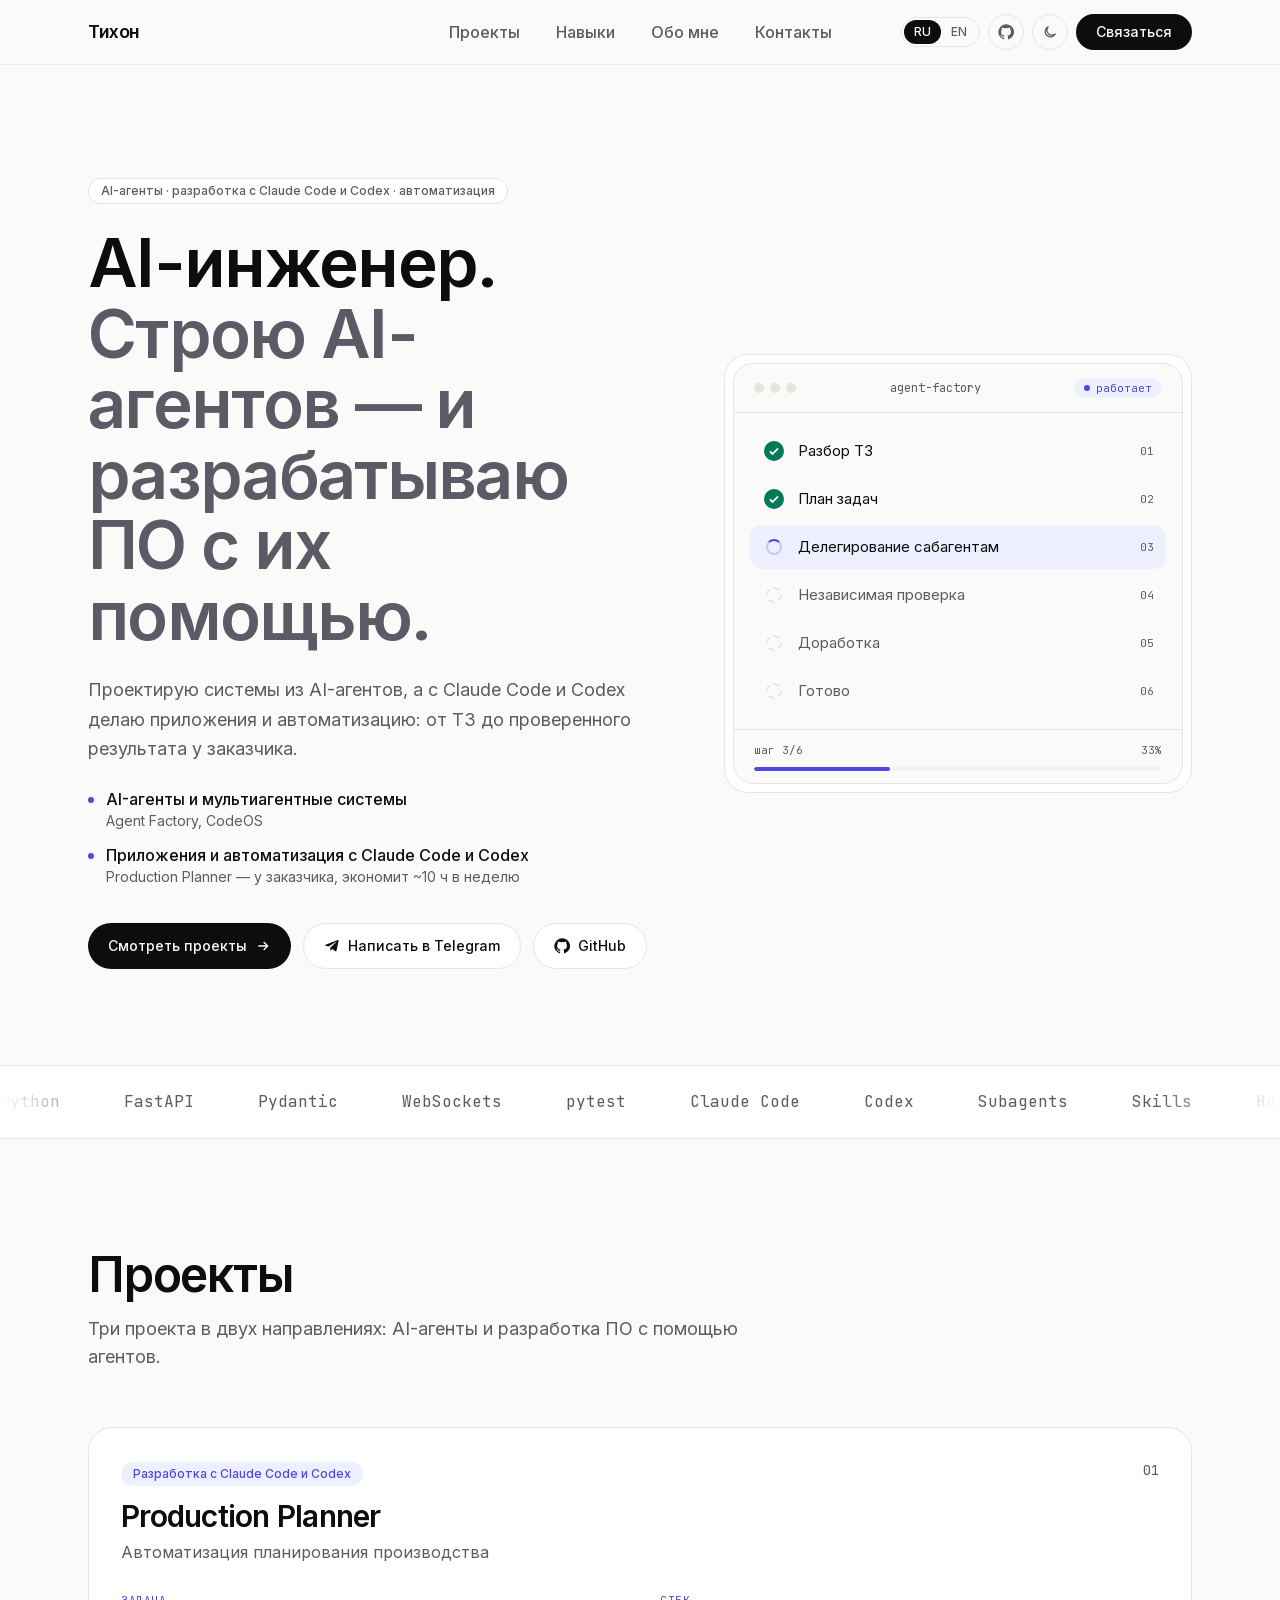
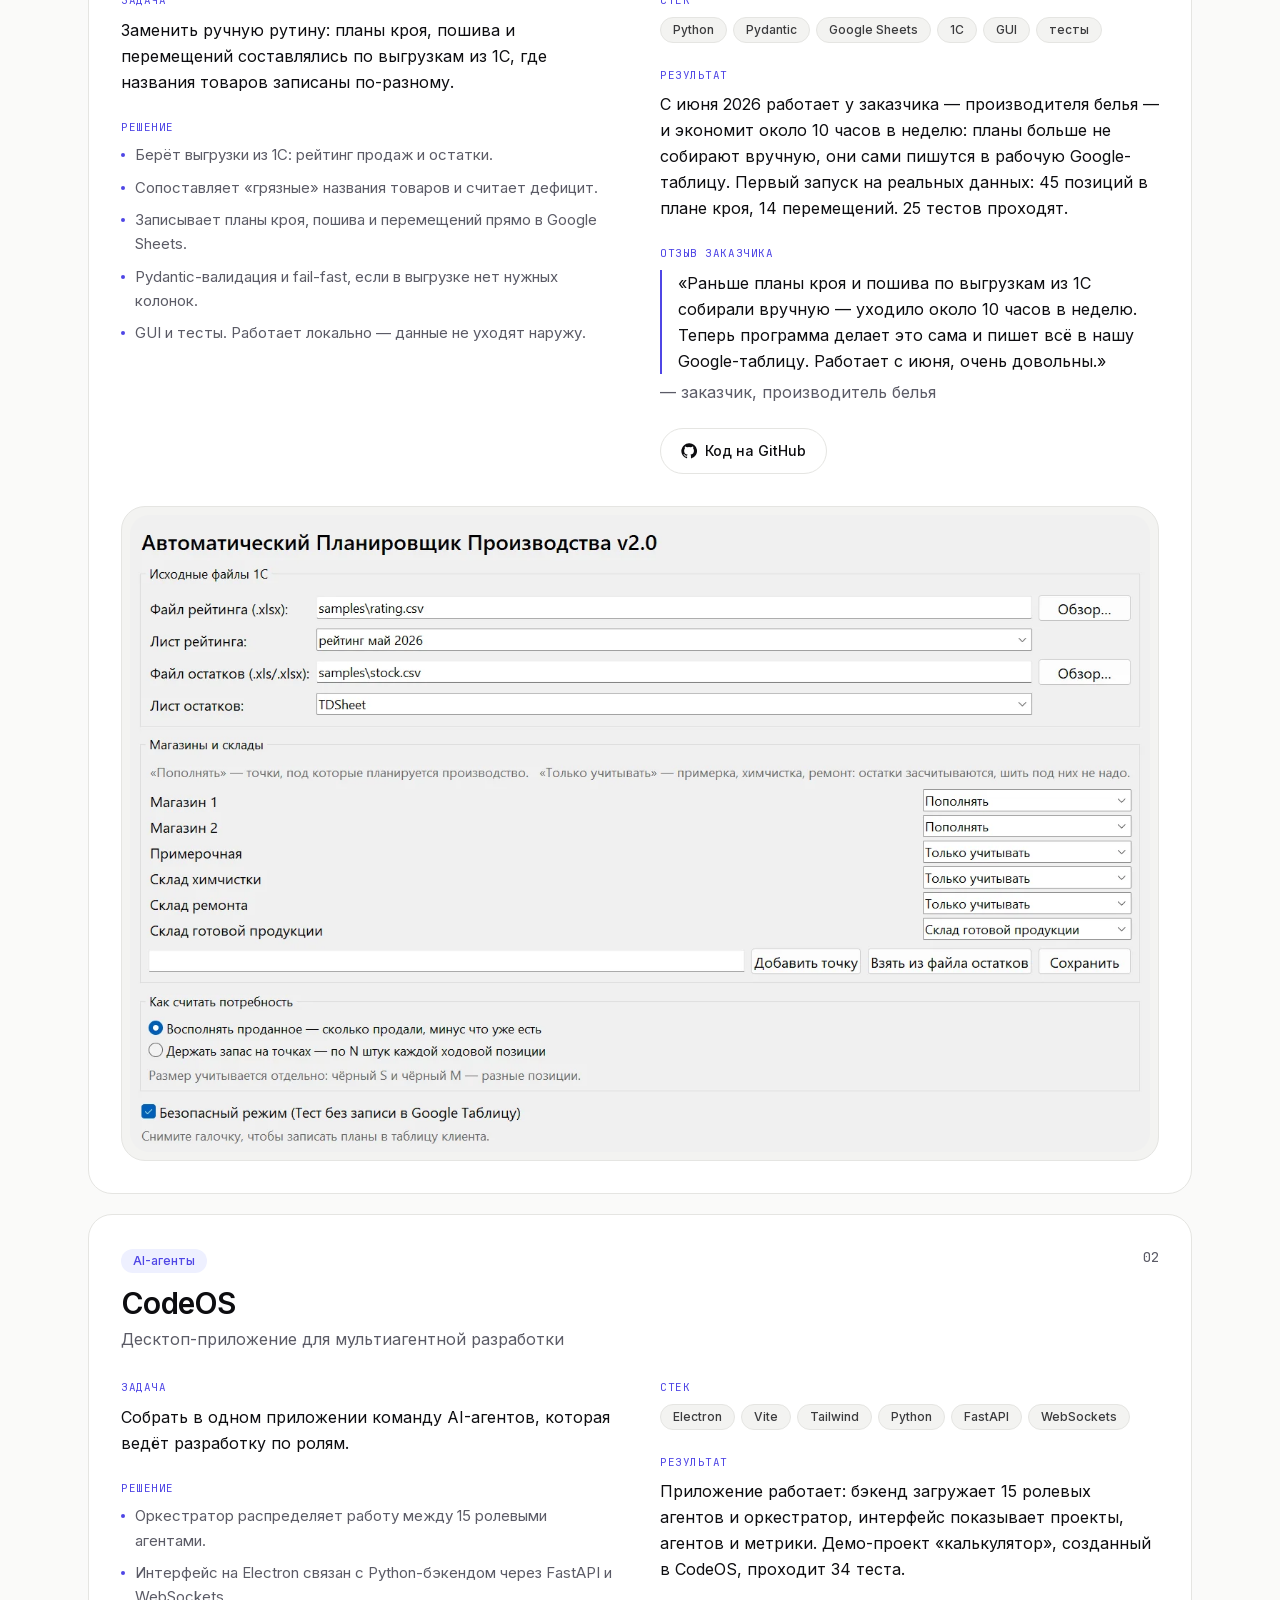
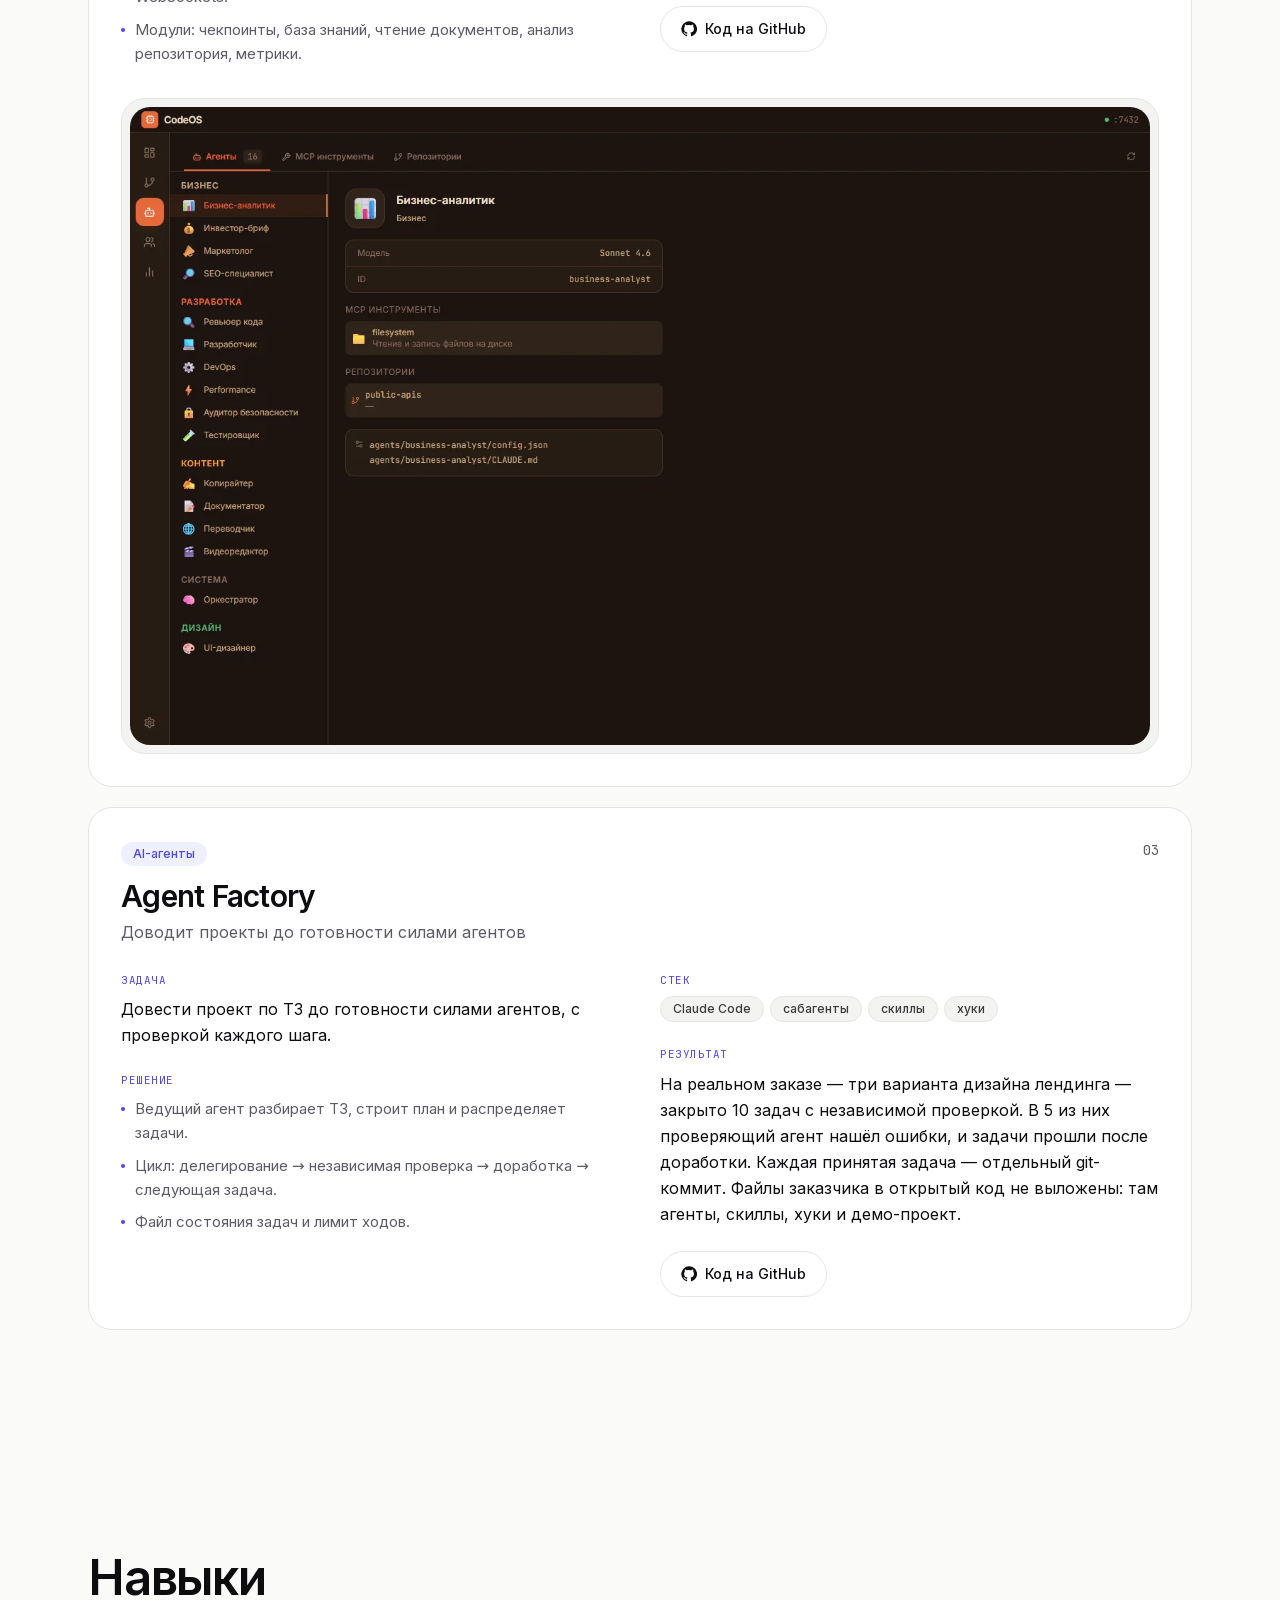
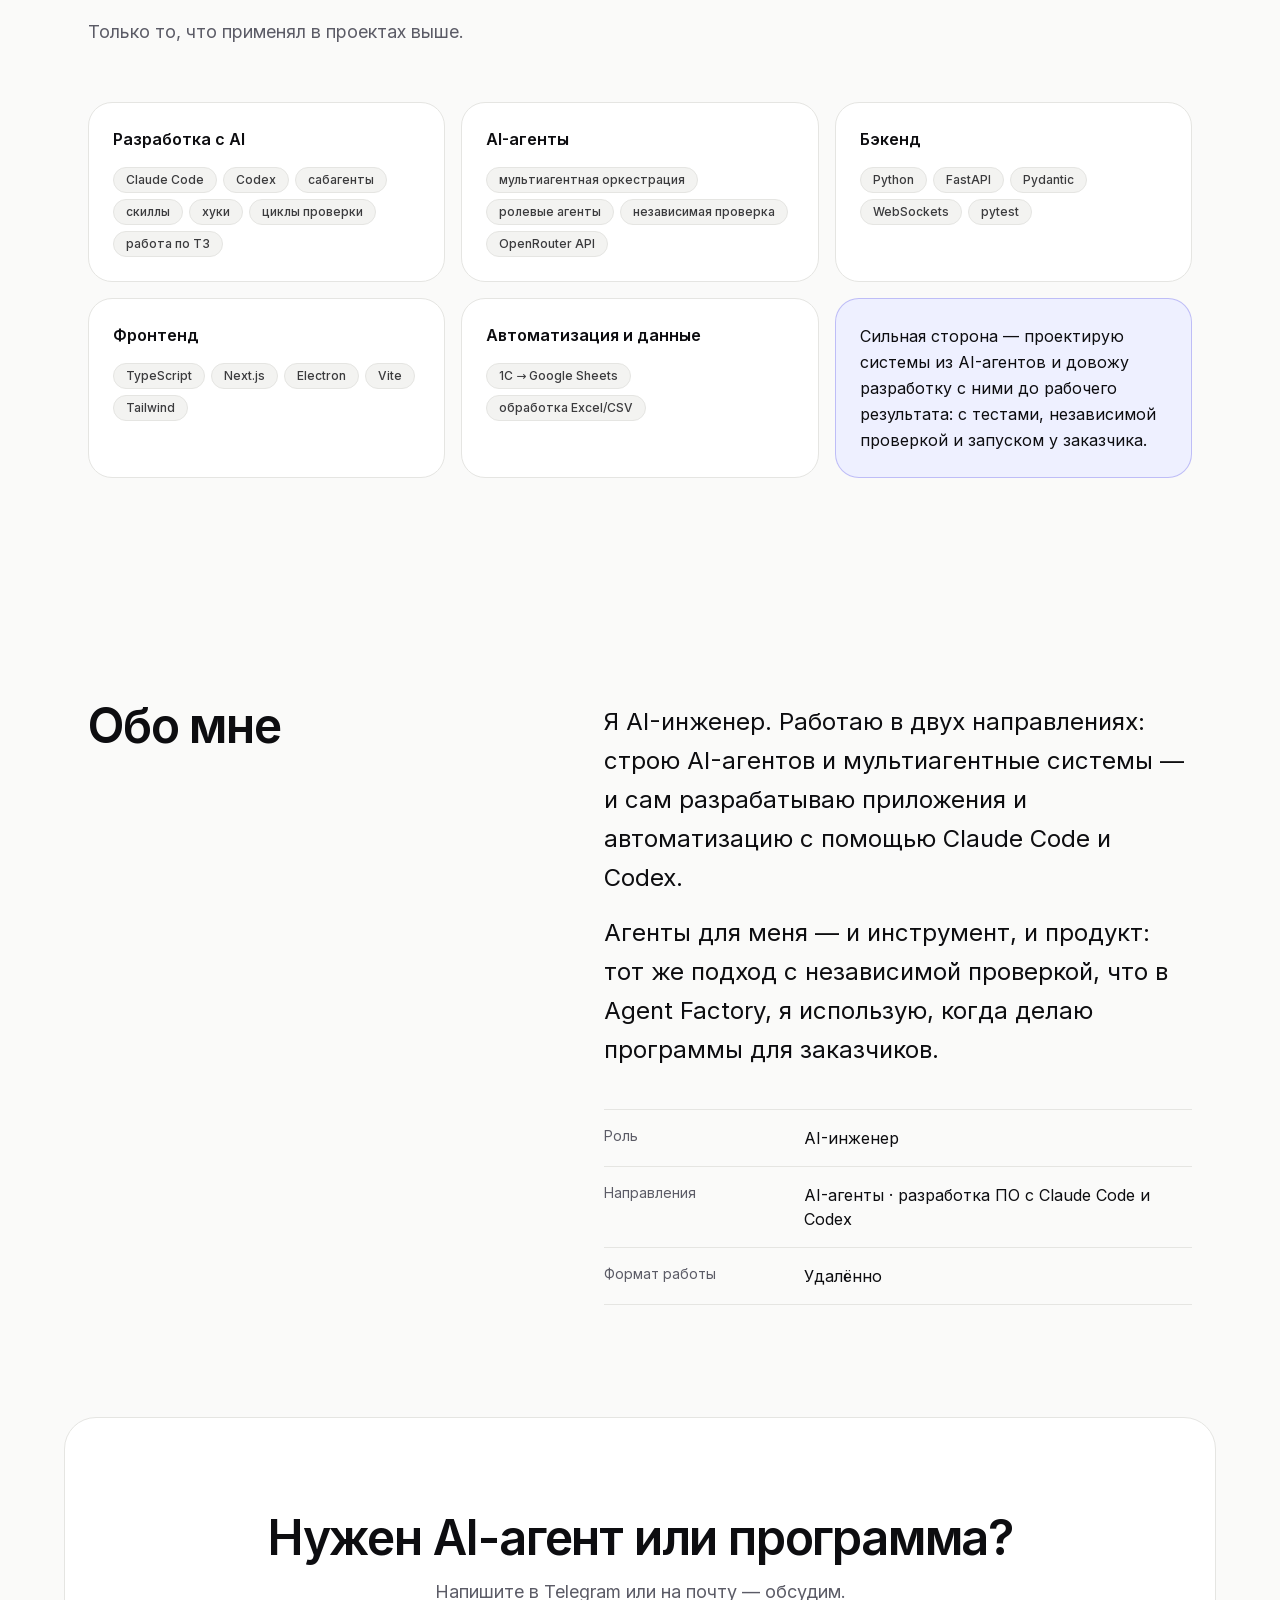
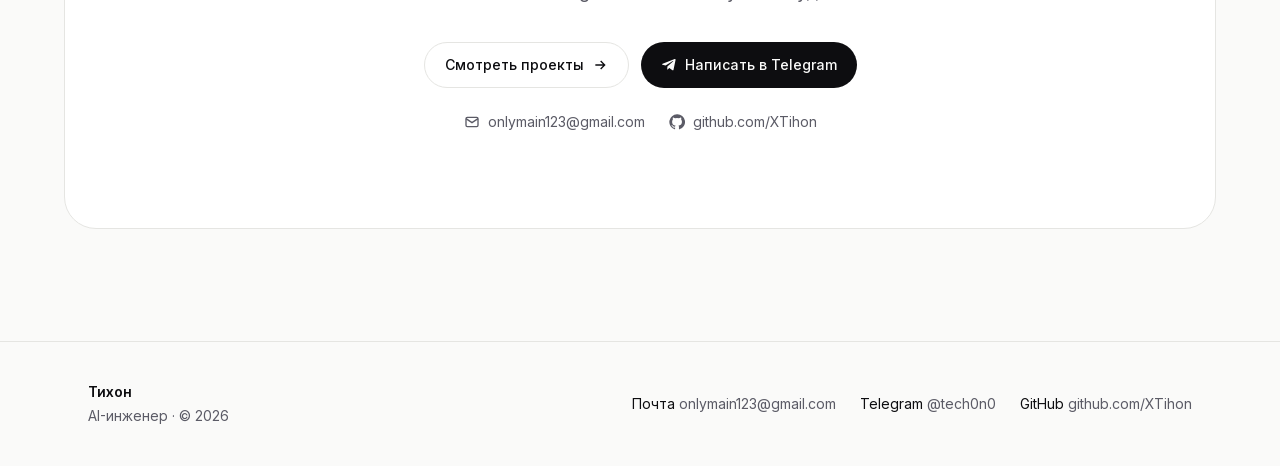
<file: index.html>
<!DOCTYPE html><html lang="ru" class="W8DEUq_variable daGQeW_variable"><head><meta charSet="utf-8"/><meta name="viewport" content="width=device-width, initial-scale=1"/><link rel="preload" href="/_next/static/media/07c7676b89ed2778-s.p.2bn3s6zvc0dyp.woff2" as="font" crossorigin="" type="font/woff2"/><link rel="preload" href="/_next/static/media/53897e768d329f66-s.p.3t6q91iet4nsy.woff2" as="font" crossorigin="" type="font/woff2"/><link rel="preload" href="/_next/static/media/76b70a1dbe058eb5-s.p.1y4-pdgsjb-pw.woff2" as="font" crossorigin="" type="font/woff2"/><link rel="preload" href="/_next/static/media/99a2019bdfa8519b-s.p.176arc174-8zp.woff2" as="font" crossorigin="" type="font/woff2"/><link rel="stylesheet" href="/_next/static/chunks/2neuy2p3ys6lv.css" data-precedence="next"/><link rel="preload" as="script" fetchPriority="low" href="/_next/static/chunks/3cfn99dbrcvvp.js"/><script src="/_next/static/chunks/08xcn3jnivpa8.js" async=""></script><script src="/_next/static/chunks/3wbm-994r45kr.js" async=""></script><script src="/_next/static/chunks/turbopack-3-ry682tkyiqk.js" async=""></script><script src="/_next/static/chunks/0umf92h1sb77c.js" async=""></script><script src="/_next/static/chunks/3_7mzgos46xja.js" async=""></script><meta name="next-size-adjust" content=""/><title>Тихон — Тихон — AI-инженер: AI-агенты и разработка ПО с Claude Code и Codex</title><meta name="description" content="Портфолио AI-инженера: строю AI-агентов и мультиагентные системы, разрабатываю приложения и автоматизацию с помощью Claude Code и Codex."/><meta property="og:title" content="Тихон — Тихон — AI-инженер: AI-агенты и разработка ПО с Claude Code и Codex"/><meta property="og:description" content="Портфолио AI-инженера: строю AI-агентов и мультиагентные системы, разрабатываю приложения и автоматизацию с помощью Claude Code и Codex."/><meta property="og:type" content="website"/><meta name="twitter:card" content="summary"/><meta name="twitter:title" content="Тихон — Тихон — AI-инженер: AI-агенты и разработка ПО с Claude Code и Codex"/><meta name="twitter:description" content="Портфолио AI-инженера: строю AI-агентов и мультиагентные системы, разрабатываю приложения и автоматизацию с помощью Claude Code и Codex."/><link rel="icon" href="/favicon.svg"/><script>(function(){var d=document.documentElement;d.classList.add('js');try{var t=localStorage.getItem('theme');var dark=t?t==='dark':matchMedia('(prefers-color-scheme: dark)').matches;d.classList.toggle('dark',dark)}catch(e){}setTimeout(function(){if(!d.dataset.reveal)d.classList.remove('js')},4000)})()</script><script src="/_next/static/chunks/0cz1d0mv5g_q7.js" noModule=""></script></head><body class="font-sans"><div hidden=""><!--$--><!--/$--></div><header class="sticky top-0 z-50 border-b border-line/70 bg-bg/80 backdrop-blur-lg"><a href="#main" class="sr-only focus:not-sr-only focus:absolute focus:left-4 focus:top-4">К содержимому</a><div class="mx-auto grid h-16 max-w-6xl grid-cols-[1fr_auto] items-center gap-4 px-4 sm:px-6 md:grid-cols-[1fr_auto_1fr]"><a href="#top" class="min-w-0 text-lg font-semibold tracking-tight"><span class="truncate">Тихон</span></a><nav aria-label="Навигация" class="hidden items-center gap-1 text-base font-medium text-muted md:flex"><a href="#projects" class="rounded-full px-4 py-2 transition hover:bg-surface-2 hover:text-fg">Проекты</a><a href="#skills" class="rounded-full px-4 py-2 transition hover:bg-surface-2 hover:text-fg">Навыки</a><a href="#about" class="rounded-full px-4 py-2 transition hover:bg-surface-2 hover:text-fg">Обо мне</a><a href="#contact" class="rounded-full px-4 py-2 transition hover:bg-surface-2 hover:text-fg">Контакты</a></nav><div class="flex items-center justify-end gap-2"><div role="group" aria-label="Language / Язык" class="flex items-center rounded-full border border-line p-0.5 text-xs font-medium"><a href="/" hrefLang="ru" aria-current="true" class="rounded-full px-2.5 py-1 transition bg-fg text-bg">RU</a><a href="/en/" hrefLang="en" class="rounded-full px-2.5 py-1 transition text-muted hover:text-fg">EN</a></div><a href="https://github.com/XTihon" target="_blank" rel="noopener noreferrer" aria-label="GitHub" class="grid size-9 place-items-center rounded-full border border-line text-muted transition hover:text-fg"><svg viewBox="0 0 24 24" fill="currentColor" aria-hidden="true" class="size-4"><path d="M12 .5a11.5 11.5 0 0 0-3.64 22.41c.58.1.79-.25.79-.56v-2c-3.2.7-3.88-1.37-3.88-1.37-.52-1.34-1.28-1.69-1.28-1.69-1.05-.71.08-.7.08-.7 1.16.08 1.77 1.19 1.77 1.19 1.03 1.77 2.7 1.26 3.36.96.1-.75.4-1.26.73-1.55-2.55-.29-5.24-1.28-5.24-5.7 0-1.26.45-2.29 1.19-3.1-.12-.29-.52-1.47.11-3.06 0 0 .97-.31 3.17 1.18a11 11 0 0 1 5.77 0c2.2-1.49 3.17-1.18 3.17-1.18.63 1.59.23 2.77.11 3.06.74.81 1.19 1.84 1.19 3.1 0 4.43-2.7 5.4-5.26 5.69.41.36.78 1.06.78 2.14v3.17c0 .31.21.67.8.56A11.5 11.5 0 0 0 12 .5Z"></path></svg></a><button type="button" aria-label="Переключить тему" class="grid size-9 place-items-center rounded-full border border-line text-muted transition hover:text-fg"><svg viewBox="0 0 24 24" fill="none" stroke="currentColor" stroke-width="2" aria-hidden="true" class="size-4 dark:hidden"><path d="M20 14.5A8 8 0 1 1 9.5 4a6.5 6.5 0 0 0 10.5 10.5Z"></path></svg><svg viewBox="0 0 24 24" fill="none" stroke="currentColor" stroke-width="2" aria-hidden="true" class="hidden size-4 dark:block"><circle cx="12" cy="12" r="4"></circle><path d="M12 2v2M12 20v2M4.9 4.9l1.4 1.4M17.7 17.7l1.4 1.4M2 12h2M20 12h2M4.9 19.1l1.4-1.4M17.7 6.3l1.4-1.4"></path></svg></button><a href="#contact" class="inline-flex items-center justify-center gap-2 rounded-full bg-fg px-5 py-3 text-sm font-medium text-bg transition hover:opacity-85 focus-visible:outline-2 focus-visible:outline-offset-2 focus-visible:outline-accent !py-2 max-[1100px]:!hidden">Связаться</a><button type="button" aria-expanded="false" aria-controls="mobile-nav" aria-label="Открыть меню" class="grid size-9 place-items-center rounded-full border border-line md:hidden"><svg viewBox="0 0 24 24" fill="none" stroke="currentColor" stroke-width="2" aria-hidden="true" class="size-4"><path d="M4 7h16M4 12h16M4 17h16"></path></svg></button></div></div><nav id="mobile-nav" aria-label="Навигация" hidden="" class="border-t border-line px-4 pb-4 md:hidden"><a href="#projects" class="block py-3 text-base">Проекты</a><a href="#skills" class="block py-3 text-base">Навыки</a><a href="#about" class="block py-3 text-base">Обо мне</a><a href="#contact" class="block py-3 text-base">Контакты</a><a href="#contact" class="inline-flex items-center justify-center gap-2 rounded-full bg-fg px-5 py-3 text-sm font-medium text-bg transition hover:opacity-85 focus-visible:outline-2 focus-visible:outline-offset-2 focus-visible:outline-accent mt-2 w-full">Связаться</a></nav></header><main id="main"><section id="top" class="relative overflow-hidden"><div class="relative mx-auto grid max-w-6xl items-center gap-12 px-4 pb-16 pt-14 sm:px-6 sm:pt-20 lg:grid-cols-[1.1fr_0.9fr] lg:gap-16 lg:pb-24 lg:pt-28"><div><p class="mb-6 inline-flex rounded-full border border-line bg-surface px-3 py-1 text-xs font-medium text-muted">AI-агенты · разработка с Claude Code и Codex · автоматизация</p><h1 class="text-[2.6rem] font-semibold leading-[1.05] tracking-tight sm:text-6xl lg:text-[4.2rem]">AI-инженер.<!-- --> <span class="text-muted">Строю AI-агентов — и разрабатываю ПО с их помощью.</span></h1><p class="mt-6 max-w-xl text-lg leading-relaxed text-muted">Проектирую системы из AI-агентов, а с Claude Code и Codex делаю приложения и автоматизацию: от ТЗ до проверенного результата у заказчика.</p><ul class="mt-6 max-w-xl space-y-3"><li class="flex gap-3"><span class="mt-2.5 size-1.5 shrink-0 rounded-full bg-accent" aria-hidden="true"></span><span><span class="font-medium">AI-агенты и мультиагентные системы</span><span class="block text-sm text-muted">Agent Factory, CodeOS</span></span></li><li class="flex gap-3"><span class="mt-2.5 size-1.5 shrink-0 rounded-full bg-accent" aria-hidden="true"></span><span><span class="font-medium">Приложения и автоматизация с Claude Code и Codex</span><span class="block text-sm text-muted">Production Planner — у заказчика, экономит ~10 ч в неделю</span></span></li></ul><div class="mt-9 flex flex-col gap-3 sm:flex-row"><a href="#projects" class="inline-flex items-center justify-center gap-2 rounded-full bg-fg px-5 py-3 text-sm font-medium text-bg transition hover:opacity-85 focus-visible:outline-2 focus-visible:outline-offset-2 focus-visible:outline-accent">Смотреть проекты<svg viewBox="0 0 24 24" fill="none" stroke="currentColor" stroke-width="2" aria-hidden="true" class="size-4"><path d="M5 12h14M13 6l6 6-6 6"></path></svg></a><a href="https://t.me/tech0n0" target="_blank" rel="noopener noreferrer" class="inline-flex items-center justify-center gap-2 rounded-full border border-line bg-surface px-5 py-3 text-sm font-medium text-fg transition hover:border-fg/40 focus-visible:outline-2 focus-visible:outline-offset-2 focus-visible:outline-accent"><svg viewBox="0 0 24 24" fill="currentColor" aria-hidden="true" class="size-4"><path d="M21.9 4.3 18.8 19c-.2 1-.8 1.3-1.7.8l-4.6-3.4-2.2 2.1c-.3.3-.5.5-1 .5l.3-4.8 8.7-7.9c.4-.3-.1-.5-.6-.2L6.9 12.9l-4.6-1.4c-1-.3-1-1 .2-1.5l18-6.9c.8-.3 1.6.2 1.4 1.2Z"></path></svg>Написать в Telegram</a><a href="https://github.com/XTihon" target="_blank" rel="noopener noreferrer" class="inline-flex items-center justify-center gap-2 rounded-full border border-line bg-surface px-5 py-3 text-sm font-medium text-fg transition hover:border-fg/40 focus-visible:outline-2 focus-visible:outline-offset-2 focus-visible:outline-accent"><svg viewBox="0 0 24 24" fill="currentColor" aria-hidden="true" class="size-4"><path d="M12 .5a11.5 11.5 0 0 0-3.64 22.41c.58.1.79-.25.79-.56v-2c-3.2.7-3.88-1.37-3.88-1.37-.52-1.34-1.28-1.69-1.28-1.69-1.05-.71.08-.7.08-.7 1.16.08 1.77 1.19 1.77 1.19 1.03 1.77 2.7 1.26 3.36.96.1-.75.4-1.26.73-1.55-2.55-.29-5.24-1.28-5.24-5.7 0-1.26.45-2.29 1.19-3.1-.12-.29-.52-1.47.11-3.06 0 0 .97-.31 3.17 1.18a11 11 0 0 1 5.77 0c2.2-1.49 3.17-1.18 3.17-1.18.63 1.59.23 2.77.11 3.06.74.81 1.19 1.84 1.19 3.1 0 4.43-2.7 5.4-5.26 5.69.41.36.78 1.06.78 2.14v3.17c0 .31.21.67.8.56A11.5 11.5 0 0 0 12 .5Z"></path></svg>GitHub</a></div></div><div><div class="relative rounded-3xl border border-line bg-surface p-2"><div class="rounded-[1.25rem] border border-line bg-bg"><div class="flex items-center justify-between border-b border-line px-5 py-3.5"><div class="flex items-center gap-1.5" aria-hidden="true"><span class="size-2.5 rounded-full bg-line"></span><span class="size-2.5 rounded-full bg-line"></span><span class="size-2.5 rounded-full bg-line"></span></div><span class="font-mono text-xs text-muted">agent-factory</span><span class="inline-flex items-center gap-1.5 rounded-full px-2.5 py-0.5 font-mono text-[11px] bg-accent-soft text-accent"><span class="size-1.5 rounded-full animate-pulse bg-accent"></span>работает</span></div><ol class="space-y-1 p-3 sm:p-4"><li class="flex items-center gap-3 rounded-xl px-3 py-2.5 transition-colors duration-500 bg-accent-soft"><span class="grid size-6 shrink-0 place-items-center" aria-hidden="true"><span class="size-4 animate-spin rounded-full border-2 border-accent/25 border-t-accent"></span></span><span class="text-sm sm:text-[15px] text-fg">Разбор ТЗ</span><span class="ml-auto font-mono text-[11px] text-muted">01</span></li><li class="flex items-center gap-3 rounded-xl px-3 py-2.5 transition-colors duration-500 "><span class="grid size-6 shrink-0 place-items-center" aria-hidden="true"><span class="size-4 rounded-full border-2 border-dashed border-line"></span></span><span class="text-sm sm:text-[15px] text-muted">План задач</span><span class="ml-auto font-mono text-[11px] text-muted">02</span></li><li class="flex items-center gap-3 rounded-xl px-3 py-2.5 transition-colors duration-500 "><span class="grid size-6 shrink-0 place-items-center" aria-hidden="true"><span class="size-4 rounded-full border-2 border-dashed border-line"></span></span><span class="text-sm sm:text-[15px] text-muted">Делегирование сабагентам</span><span class="ml-auto font-mono text-[11px] text-muted">03</span></li><li class="flex items-center gap-3 rounded-xl px-3 py-2.5 transition-colors duration-500 "><span class="grid size-6 shrink-0 place-items-center" aria-hidden="true"><span class="size-4 rounded-full border-2 border-dashed border-line"></span></span><span class="text-sm sm:text-[15px] text-muted">Независимая проверка</span><span class="ml-auto font-mono text-[11px] text-muted">04</span></li><li class="flex items-center gap-3 rounded-xl px-3 py-2.5 transition-colors duration-500 "><span class="grid size-6 shrink-0 place-items-center" aria-hidden="true"><span class="size-4 rounded-full border-2 border-dashed border-line"></span></span><span class="text-sm sm:text-[15px] text-muted">Доработка</span><span class="ml-auto font-mono text-[11px] text-muted">05</span></li><li class="flex items-center gap-3 rounded-xl px-3 py-2.5 transition-colors duration-500 "><span class="grid size-6 shrink-0 place-items-center" aria-hidden="true"><span class="size-4 rounded-full border-2 border-dashed border-line"></span></span><span class="text-sm sm:text-[15px] text-muted">Готово</span><span class="ml-auto font-mono text-[11px] text-muted">06</span></li></ol><div class="border-t border-line px-5 py-3"><div class="mb-2 flex justify-between font-mono text-[11px] text-muted"><span>шаг<!-- --> <!-- -->1<!-- -->/<!-- -->6</span><span>0<!-- -->%</span></div><div class="h-1 overflow-hidden rounded-full bg-surface-2"><div class="h-full rounded-full bg-accent transition-[width] duration-700 ease-out" style="width:0%"></div></div></div></div></div></div></div></section><section aria-label="Технологии из проектов" class="border-y border-line bg-surface py-6"><div class="marquee overflow-hidden"><ul class="marquee-track flex w-max"><li class="shrink-0 pr-12 font-mono text-sm text-muted sm:pr-16 sm:text-base">Python</li><li class="shrink-0 pr-12 font-mono text-sm text-muted sm:pr-16 sm:text-base">FastAPI</li><li class="shrink-0 pr-12 font-mono text-sm text-muted sm:pr-16 sm:text-base">Pydantic</li><li class="shrink-0 pr-12 font-mono text-sm text-muted sm:pr-16 sm:text-base">WebSockets</li><li class="shrink-0 pr-12 font-mono text-sm text-muted sm:pr-16 sm:text-base">pytest</li><li class="shrink-0 pr-12 font-mono text-sm text-muted sm:pr-16 sm:text-base">Claude Code</li><li class="shrink-0 pr-12 font-mono text-sm text-muted sm:pr-16 sm:text-base">Codex</li><li class="shrink-0 pr-12 font-mono text-sm text-muted sm:pr-16 sm:text-base">Subagents</li><li class="shrink-0 pr-12 font-mono text-sm text-muted sm:pr-16 sm:text-base">Skills</li><li class="shrink-0 pr-12 font-mono text-sm text-muted sm:pr-16 sm:text-base">Hooks</li><li class="shrink-0 pr-12 font-mono text-sm text-muted sm:pr-16 sm:text-base">TypeScript</li><li class="shrink-0 pr-12 font-mono text-sm text-muted sm:pr-16 sm:text-base">Next.js</li><li class="shrink-0 pr-12 font-mono text-sm text-muted sm:pr-16 sm:text-base">Electron</li><li class="shrink-0 pr-12 font-mono text-sm text-muted sm:pr-16 sm:text-base">Vite</li><li class="shrink-0 pr-12 font-mono text-sm text-muted sm:pr-16 sm:text-base">Tailwind</li><li class="shrink-0 pr-12 font-mono text-sm text-muted sm:pr-16 sm:text-base">Google Sheets</li><li class="shrink-0 pr-12 font-mono text-sm text-muted sm:pr-16 sm:text-base">1C</li><li aria-hidden="true" class="marquee-dup shrink-0 pr-12 font-mono text-sm text-muted sm:pr-16 sm:text-base">Python</li><li aria-hidden="true" class="marquee-dup shrink-0 pr-12 font-mono text-sm text-muted sm:pr-16 sm:text-base">FastAPI</li><li aria-hidden="true" class="marquee-dup shrink-0 pr-12 font-mono text-sm text-muted sm:pr-16 sm:text-base">Pydantic</li><li aria-hidden="true" class="marquee-dup shrink-0 pr-12 font-mono text-sm text-muted sm:pr-16 sm:text-base">WebSockets</li><li aria-hidden="true" class="marquee-dup shrink-0 pr-12 font-mono text-sm text-muted sm:pr-16 sm:text-base">pytest</li><li aria-hidden="true" class="marquee-dup shrink-0 pr-12 font-mono text-sm text-muted sm:pr-16 sm:text-base">Claude Code</li><li aria-hidden="true" class="marquee-dup shrink-0 pr-12 font-mono text-sm text-muted sm:pr-16 sm:text-base">Codex</li><li aria-hidden="true" class="marquee-dup shrink-0 pr-12 font-mono text-sm text-muted sm:pr-16 sm:text-base">Subagents</li><li aria-hidden="true" class="marquee-dup shrink-0 pr-12 font-mono text-sm text-muted sm:pr-16 sm:text-base">Skills</li><li aria-hidden="true" class="marquee-dup shrink-0 pr-12 font-mono text-sm text-muted sm:pr-16 sm:text-base">Hooks</li><li aria-hidden="true" class="marquee-dup shrink-0 pr-12 font-mono text-sm text-muted sm:pr-16 sm:text-base">TypeScript</li><li aria-hidden="true" class="marquee-dup shrink-0 pr-12 font-mono text-sm text-muted sm:pr-16 sm:text-base">Next.js</li><li aria-hidden="true" class="marquee-dup shrink-0 pr-12 font-mono text-sm text-muted sm:pr-16 sm:text-base">Electron</li><li aria-hidden="true" class="marquee-dup shrink-0 pr-12 font-mono text-sm text-muted sm:pr-16 sm:text-base">Vite</li><li aria-hidden="true" class="marquee-dup shrink-0 pr-12 font-mono text-sm text-muted sm:pr-16 sm:text-base">Tailwind</li><li aria-hidden="true" class="marquee-dup shrink-0 pr-12 font-mono text-sm text-muted sm:pr-16 sm:text-base">Google Sheets</li><li aria-hidden="true" class="marquee-dup shrink-0 pr-12 font-mono text-sm text-muted sm:pr-16 sm:text-base">1C</li></ul></div></section><section id="projects" class="py-20 sm:py-28"><div class="mx-auto max-w-6xl px-4 sm:px-6"><div data-reveal="true" class="mb-10 max-w-2xl sm:mb-14"><h2 class="text-3xl font-semibold tracking-tight sm:text-5xl">Проекты</h2><p class="mt-4 text-lg text-muted">Три проекта в двух направлениях: AI-агенты и разработка ПО с помощью агентов.</p></div><div class="space-y-5"><article data-reveal="true" class="rounded-3xl border border-line bg-surface p-6 sm:p-8"><div class="flex items-start justify-between gap-4"><div><p class="mb-3 inline-flex rounded-full bg-accent-soft px-3 py-1 text-xs font-medium text-accent">Разработка с Claude Code и Codex</p><h3 class="text-2xl font-semibold tracking-tight sm:text-3xl">Production Planner</h3><p class="mt-1.5 text-muted">Автоматизация планирования производства</p></div><span class="font-mono text-sm text-muted">01</span></div><div class="mt-7 grid gap-6 lg:grid-cols-2 lg:gap-10"><div class="space-y-6"><div><div class="mb-2 font-mono text-[11px] uppercase tracking-wider text-accent">Задача</div><p class="leading-relaxed">Заменить ручную рутину: планы кроя, пошива и перемещений составлялись по выгрузкам из 1С, где названия товаров записаны по-разному.</p></div><div><div class="mb-2 font-mono text-[11px] uppercase tracking-wider text-accent">Решение</div><ul class="space-y-2 text-[15px] leading-relaxed text-muted"><li class="flex gap-2.5"><span class="mt-2.5 size-1 shrink-0 rounded-full bg-accent" aria-hidden="true"></span><span>Берёт выгрузки из 1С: рейтинг продаж и остатки.</span></li><li class="flex gap-2.5"><span class="mt-2.5 size-1 shrink-0 rounded-full bg-accent" aria-hidden="true"></span><span>Сопоставляет «грязные» названия товаров и считает дефицит.</span></li><li class="flex gap-2.5"><span class="mt-2.5 size-1 shrink-0 rounded-full bg-accent" aria-hidden="true"></span><span>Записывает планы кроя, пошива и перемещений прямо в Google Sheets.</span></li><li class="flex gap-2.5"><span class="mt-2.5 size-1 shrink-0 rounded-full bg-accent" aria-hidden="true"></span><span>Pydantic-валидация и fail-fast, если в выгрузке нет нужных колонок.</span></li><li class="flex gap-2.5"><span class="mt-2.5 size-1 shrink-0 rounded-full bg-accent" aria-hidden="true"></span><span>GUI и тесты. Работает локально — данные не уходят наружу.</span></li></ul></div></div><div class="space-y-6"><div><div class="mb-2 font-mono text-[11px] uppercase tracking-wider text-accent">Стек</div><div class="flex flex-wrap gap-1.5"><span class="inline-flex items-center rounded-full border border-line bg-surface-2 px-3 py-1 text-xs font-medium text-fg/80">Python</span><span class="inline-flex items-center rounded-full border border-line bg-surface-2 px-3 py-1 text-xs font-medium text-fg/80">Pydantic</span><span class="inline-flex items-center rounded-full border border-line bg-surface-2 px-3 py-1 text-xs font-medium text-fg/80">Google Sheets</span><span class="inline-flex items-center rounded-full border border-line bg-surface-2 px-3 py-1 text-xs font-medium text-fg/80">1С</span><span class="inline-flex items-center rounded-full border border-line bg-surface-2 px-3 py-1 text-xs font-medium text-fg/80">GUI</span><span class="inline-flex items-center rounded-full border border-line bg-surface-2 px-3 py-1 text-xs font-medium text-fg/80">тесты</span></div></div><div><div class="mb-2 font-mono text-[11px] uppercase tracking-wider text-accent">Результат</div><p class="leading-relaxed">С июня 2026 работает у заказчика — производителя белья — и экономит около 10 часов в неделю: планы больше не собирают вручную, они сами пишутся в рабочую Google-таблицу. Первый запуск на реальных данных: 45 позиций в плане кроя, 14 перемещений. 25 тестов проходят.</p></div><figure><div class="mb-2 font-mono text-[11px] uppercase tracking-wider text-accent">Отзыв заказчика</div><blockquote class="border-l-2 border-accent pl-4 leading-relaxed">«<!-- -->Раньше планы кроя и пошива по выгрузкам из 1С собирали вручную — уходило около 10 часов в неделю. Теперь программа делает это сама и пишет всё в нашу Google-таблицу. Работает с июня, очень довольны.<!-- -->»</blockquote><figcaption class="mt-1.5 text-muted">— <!-- -->заказчик, производитель белья</figcaption></figure><a href="https://github.com/XTihon/production-planner-1c" target="_blank" rel="noopener noreferrer" class="inline-flex items-center justify-center gap-2 rounded-full border border-line bg-surface px-5 py-3 text-sm font-medium text-fg transition hover:border-fg/40 focus-visible:outline-2 focus-visible:outline-offset-2 focus-visible:outline-accent"><svg viewBox="0 0 24 24" fill="currentColor" aria-hidden="true" class="size-4"><path d="M12 .5a11.5 11.5 0 0 0-3.64 22.41c.58.1.79-.25.79-.56v-2c-3.2.7-3.88-1.37-3.88-1.37-.52-1.34-1.28-1.69-1.28-1.69-1.05-.71.08-.7.08-.7 1.16.08 1.77 1.19 1.77 1.19 1.03 1.77 2.7 1.26 3.36.96.1-.75.4-1.26.73-1.55-2.55-.29-5.24-1.28-5.24-5.7 0-1.26.45-2.29 1.19-3.1-.12-.29-.52-1.47.11-3.06 0 0 .97-.31 3.17 1.18a11 11 0 0 1 5.77 0c2.2-1.49 3.17-1.18 3.17-1.18.63 1.59.23 2.77.11 3.06.74.81 1.19 1.84 1.19 3.1 0 4.43-2.7 5.4-5.26 5.69.41.36.78 1.06.78 2.14v3.17c0 .31.21.67.8.56A11.5 11.5 0 0 0 12 .5Z"></path></svg>Код на GitHub</a></div></div><div class="mt-8 rounded-3xl border border-line bg-surface-2 p-2"><img src="/screens/production-planner.webp" alt="Production Planner: выбор выгрузок 1С и ролей складов" loading="lazy" class="aspect-[16/10] w-full rounded-[1.25rem] object-cover object-top"/></div></article><article data-reveal="true" class="rounded-3xl border border-line bg-surface p-6 sm:p-8"><div class="flex items-start justify-between gap-4"><div><p class="mb-3 inline-flex rounded-full bg-accent-soft px-3 py-1 text-xs font-medium text-accent">AI-агенты</p><h3 class="text-2xl font-semibold tracking-tight sm:text-3xl">CodeOS</h3><p class="mt-1.5 text-muted">Десктоп-приложение для мультиагентной разработки</p></div><span class="font-mono text-sm text-muted">02</span></div><div class="mt-7 grid gap-6 lg:grid-cols-2 lg:gap-10"><div class="space-y-6"><div><div class="mb-2 font-mono text-[11px] uppercase tracking-wider text-accent">Задача</div><p class="leading-relaxed">Собрать в одном приложении команду AI-агентов, которая ведёт разработку по ролям.</p></div><div><div class="mb-2 font-mono text-[11px] uppercase tracking-wider text-accent">Решение</div><ul class="space-y-2 text-[15px] leading-relaxed text-muted"><li class="flex gap-2.5"><span class="mt-2.5 size-1 shrink-0 rounded-full bg-accent" aria-hidden="true"></span><span>Оркестратор распределяет работу между 15 ролевыми агентами.</span></li><li class="flex gap-2.5"><span class="mt-2.5 size-1 shrink-0 rounded-full bg-accent" aria-hidden="true"></span><span>Интерфейс на Electron связан с Python-бэкендом через FastAPI и WebSockets.</span></li><li class="flex gap-2.5"><span class="mt-2.5 size-1 shrink-0 rounded-full bg-accent" aria-hidden="true"></span><span>Модули: чекпоинты, база знаний, чтение документов, анализ репозитория, метрики.</span></li></ul></div></div><div class="space-y-6"><div><div class="mb-2 font-mono text-[11px] uppercase tracking-wider text-accent">Стек</div><div class="flex flex-wrap gap-1.5"><span class="inline-flex items-center rounded-full border border-line bg-surface-2 px-3 py-1 text-xs font-medium text-fg/80">Electron</span><span class="inline-flex items-center rounded-full border border-line bg-surface-2 px-3 py-1 text-xs font-medium text-fg/80">Vite</span><span class="inline-flex items-center rounded-full border border-line bg-surface-2 px-3 py-1 text-xs font-medium text-fg/80">Tailwind</span><span class="inline-flex items-center rounded-full border border-line bg-surface-2 px-3 py-1 text-xs font-medium text-fg/80">Python</span><span class="inline-flex items-center rounded-full border border-line bg-surface-2 px-3 py-1 text-xs font-medium text-fg/80">FastAPI</span><span class="inline-flex items-center rounded-full border border-line bg-surface-2 px-3 py-1 text-xs font-medium text-fg/80">WebSockets</span></div></div><div><div class="mb-2 font-mono text-[11px] uppercase tracking-wider text-accent">Результат</div><p class="leading-relaxed">Приложение работает: бэкенд загружает 15 ролевых агентов и оркестратор, интерфейс показывает проекты, агентов и метрики. Демо-проект «калькулятор», созданный в CodeOS, проходит 34 теста.</p></div><a href="https://github.com/XTihon/codeos" target="_blank" rel="noopener noreferrer" class="inline-flex items-center justify-center gap-2 rounded-full border border-line bg-surface px-5 py-3 text-sm font-medium text-fg transition hover:border-fg/40 focus-visible:outline-2 focus-visible:outline-offset-2 focus-visible:outline-accent"><svg viewBox="0 0 24 24" fill="currentColor" aria-hidden="true" class="size-4"><path d="M12 .5a11.5 11.5 0 0 0-3.64 22.41c.58.1.79-.25.79-.56v-2c-3.2.7-3.88-1.37-3.88-1.37-.52-1.34-1.28-1.69-1.28-1.69-1.05-.71.08-.7.08-.7 1.16.08 1.77 1.19 1.77 1.19 1.03 1.77 2.7 1.26 3.36.96.1-.75.4-1.26.73-1.55-2.55-.29-5.24-1.28-5.24-5.7 0-1.26.45-2.29 1.19-3.1-.12-.29-.52-1.47.11-3.06 0 0 .97-.31 3.17 1.18a11 11 0 0 1 5.77 0c2.2-1.49 3.17-1.18 3.17-1.18.63 1.59.23 2.77.11 3.06.74.81 1.19 1.84 1.19 3.1 0 4.43-2.7 5.4-5.26 5.69.41.36.78 1.06.78 2.14v3.17c0 .31.21.67.8.56A11.5 11.5 0 0 0 12 .5Z"></path></svg>Код на GitHub</a></div></div><div class="mt-8 rounded-3xl border border-line bg-surface-2 p-2"><img src="/screens/codeos.webp" alt="CodeOS: оркестратор и 15 ролевых агентов, сгруппированных по направлениям" loading="lazy" class="aspect-[16/10] w-full rounded-[1.25rem] object-cover object-top"/></div></article><article data-reveal="true" class="rounded-3xl border border-line bg-surface p-6 sm:p-8"><div class="flex items-start justify-between gap-4"><div><p class="mb-3 inline-flex rounded-full bg-accent-soft px-3 py-1 text-xs font-medium text-accent">AI-агенты</p><h3 class="text-2xl font-semibold tracking-tight sm:text-3xl">Agent Factory</h3><p class="mt-1.5 text-muted">Доводит проекты до готовности силами агентов</p></div><span class="font-mono text-sm text-muted">03</span></div><div class="mt-7 grid gap-6 lg:grid-cols-2 lg:gap-10"><div class="space-y-6"><div><div class="mb-2 font-mono text-[11px] uppercase tracking-wider text-accent">Задача</div><p class="leading-relaxed">Довести проект по ТЗ до готовности силами агентов, с проверкой каждого шага.</p></div><div><div class="mb-2 font-mono text-[11px] uppercase tracking-wider text-accent">Решение</div><ul class="space-y-2 text-[15px] leading-relaxed text-muted"><li class="flex gap-2.5"><span class="mt-2.5 size-1 shrink-0 rounded-full bg-accent" aria-hidden="true"></span><span>Ведущий агент разбирает ТЗ, строит план и распределяет задачи.</span></li><li class="flex gap-2.5"><span class="mt-2.5 size-1 shrink-0 rounded-full bg-accent" aria-hidden="true"></span><span>Цикл: делегирование → независимая проверка → доработка → следующая задача.</span></li><li class="flex gap-2.5"><span class="mt-2.5 size-1 shrink-0 rounded-full bg-accent" aria-hidden="true"></span><span>Файл состояния задач и лимит ходов.</span></li></ul></div></div><div class="space-y-6"><div><div class="mb-2 font-mono text-[11px] uppercase tracking-wider text-accent">Стек</div><div class="flex flex-wrap gap-1.5"><span class="inline-flex items-center rounded-full border border-line bg-surface-2 px-3 py-1 text-xs font-medium text-fg/80">Claude Code</span><span class="inline-flex items-center rounded-full border border-line bg-surface-2 px-3 py-1 text-xs font-medium text-fg/80">сабагенты</span><span class="inline-flex items-center rounded-full border border-line bg-surface-2 px-3 py-1 text-xs font-medium text-fg/80">скиллы</span><span class="inline-flex items-center rounded-full border border-line bg-surface-2 px-3 py-1 text-xs font-medium text-fg/80">хуки</span></div></div><div><div class="mb-2 font-mono text-[11px] uppercase tracking-wider text-accent">Результат</div><p class="leading-relaxed">На реальном заказе — три варианта дизайна лендинга — закрыто 10 задач с независимой проверкой. В 5 из них проверяющий агент нашёл ошибки, и задачи прошли после доработки. Каждая принятая задача — отдельный git-коммит. Файлы заказчика в открытый код не выложены: там агенты, скиллы, хуки и демо-проект.</p></div><a href="https://github.com/XTihon/agent-factory" target="_blank" rel="noopener noreferrer" class="inline-flex items-center justify-center gap-2 rounded-full border border-line bg-surface px-5 py-3 text-sm font-medium text-fg transition hover:border-fg/40 focus-visible:outline-2 focus-visible:outline-offset-2 focus-visible:outline-accent"><svg viewBox="0 0 24 24" fill="currentColor" aria-hidden="true" class="size-4"><path d="M12 .5a11.5 11.5 0 0 0-3.64 22.41c.58.1.79-.25.79-.56v-2c-3.2.7-3.88-1.37-3.88-1.37-.52-1.34-1.28-1.69-1.28-1.69-1.05-.71.08-.7.08-.7 1.16.08 1.77 1.19 1.77 1.19 1.03 1.77 2.7 1.26 3.36.96.1-.75.4-1.26.73-1.55-2.55-.29-5.24-1.28-5.24-5.7 0-1.26.45-2.29 1.19-3.1-.12-.29-.52-1.47.11-3.06 0 0 .97-.31 3.17 1.18a11 11 0 0 1 5.77 0c2.2-1.49 3.17-1.18 3.17-1.18.63 1.59.23 2.77.11 3.06.74.81 1.19 1.84 1.19 3.1 0 4.43-2.7 5.4-5.26 5.69.41.36.78 1.06.78 2.14v3.17c0 .31.21.67.8.56A11.5 11.5 0 0 0 12 .5Z"></path></svg>Код на GitHub</a></div></div></article></div></div></section><section id="skills" class="py-20 sm:py-28"><div class="mx-auto max-w-6xl px-4 sm:px-6"><div data-reveal="true" class="mb-10 max-w-2xl sm:mb-14"><h2 class="text-3xl font-semibold tracking-tight sm:text-5xl">Навыки</h2><p class="mt-4 text-lg text-muted">Только то, что применял в проектах выше.</p></div><div class="grid gap-4 sm:grid-cols-2 lg:grid-cols-3"><div data-reveal="true" class="rounded-3xl border border-line bg-surface p-6"><h3 class="font-semibold">Разработка с AI</h3><div class="mt-4 flex flex-wrap gap-1.5"><span class="inline-flex items-center rounded-full border border-line bg-surface-2 px-3 py-1 text-xs font-medium text-fg/80">Claude Code</span><span class="inline-flex items-center rounded-full border border-line bg-surface-2 px-3 py-1 text-xs font-medium text-fg/80">Codex</span><span class="inline-flex items-center rounded-full border border-line bg-surface-2 px-3 py-1 text-xs font-medium text-fg/80">сабагенты</span><span class="inline-flex items-center rounded-full border border-line bg-surface-2 px-3 py-1 text-xs font-medium text-fg/80">скиллы</span><span class="inline-flex items-center rounded-full border border-line bg-surface-2 px-3 py-1 text-xs font-medium text-fg/80">хуки</span><span class="inline-flex items-center rounded-full border border-line bg-surface-2 px-3 py-1 text-xs font-medium text-fg/80">циклы проверки</span><span class="inline-flex items-center rounded-full border border-line bg-surface-2 px-3 py-1 text-xs font-medium text-fg/80">работа по ТЗ</span></div></div><div data-reveal="true" class="rounded-3xl border border-line bg-surface p-6"><h3 class="font-semibold">AI-агенты</h3><div class="mt-4 flex flex-wrap gap-1.5"><span class="inline-flex items-center rounded-full border border-line bg-surface-2 px-3 py-1 text-xs font-medium text-fg/80">мультиагентная оркестрация</span><span class="inline-flex items-center rounded-full border border-line bg-surface-2 px-3 py-1 text-xs font-medium text-fg/80">ролевые агенты</span><span class="inline-flex items-center rounded-full border border-line bg-surface-2 px-3 py-1 text-xs font-medium text-fg/80">независимая проверка</span><span class="inline-flex items-center rounded-full border border-line bg-surface-2 px-3 py-1 text-xs font-medium text-fg/80">OpenRouter API</span></div></div><div data-reveal="true" class="rounded-3xl border border-line bg-surface p-6"><h3 class="font-semibold">Бэкенд</h3><div class="mt-4 flex flex-wrap gap-1.5"><span class="inline-flex items-center rounded-full border border-line bg-surface-2 px-3 py-1 text-xs font-medium text-fg/80">Python</span><span class="inline-flex items-center rounded-full border border-line bg-surface-2 px-3 py-1 text-xs font-medium text-fg/80">FastAPI</span><span class="inline-flex items-center rounded-full border border-line bg-surface-2 px-3 py-1 text-xs font-medium text-fg/80">Pydantic</span><span class="inline-flex items-center rounded-full border border-line bg-surface-2 px-3 py-1 text-xs font-medium text-fg/80">WebSockets</span><span class="inline-flex items-center rounded-full border border-line bg-surface-2 px-3 py-1 text-xs font-medium text-fg/80">pytest</span></div></div><div data-reveal="true" class="rounded-3xl border border-line bg-surface p-6"><h3 class="font-semibold">Фронтенд</h3><div class="mt-4 flex flex-wrap gap-1.5"><span class="inline-flex items-center rounded-full border border-line bg-surface-2 px-3 py-1 text-xs font-medium text-fg/80">TypeScript</span><span class="inline-flex items-center rounded-full border border-line bg-surface-2 px-3 py-1 text-xs font-medium text-fg/80">Next.js</span><span class="inline-flex items-center rounded-full border border-line bg-surface-2 px-3 py-1 text-xs font-medium text-fg/80">Electron</span><span class="inline-flex items-center rounded-full border border-line bg-surface-2 px-3 py-1 text-xs font-medium text-fg/80">Vite</span><span class="inline-flex items-center rounded-full border border-line bg-surface-2 px-3 py-1 text-xs font-medium text-fg/80">Tailwind</span></div></div><div data-reveal="true" class="rounded-3xl border border-line bg-surface p-6"><h3 class="font-semibold">Автоматизация и данные</h3><div class="mt-4 flex flex-wrap gap-1.5"><span class="inline-flex items-center rounded-full border border-line bg-surface-2 px-3 py-1 text-xs font-medium text-fg/80">1С → Google Sheets</span><span class="inline-flex items-center rounded-full border border-line bg-surface-2 px-3 py-1 text-xs font-medium text-fg/80">обработка Excel/CSV</span></div></div><div data-reveal="true" class="rounded-3xl border border-accent/30 bg-accent-soft p-6 leading-relaxed">Сильная сторона — проектирую системы из AI-агентов и довожу разработку с ними до рабочего результата: с тестами, независимой проверкой и запуском у заказчика.</div></div></div></section><section id="about" class="py-20 sm:py-28"><div class="mx-auto grid max-w-6xl gap-10 px-4 sm:px-6 lg:grid-cols-[1fr_1.3fr] lg:gap-16"><h2 data-reveal="true" class="text-3xl font-semibold tracking-tight sm:text-5xl">Обо мне</h2><div data-reveal="true"><div class="space-y-4 text-xl leading-relaxed sm:text-2xl"><p>Я AI-инженер. Работаю в двух направлениях: строю AI-агентов и мультиагентные системы — и сам разрабатываю приложения и автоматизацию с помощью Claude Code и Codex.</p><p>Агенты для меня — и инструмент, и продукт: тот же подход с независимой проверкой, что в Agent Factory, я использую, когда делаю программы для заказчиков.</p></div><dl class="mt-10 divide-y divide-line border-y border-line"><div class="flex flex-col gap-1 py-4 sm:flex-row sm:gap-6"><dt class="w-44 shrink-0 text-sm text-muted">Роль</dt><dd>AI-инженер</dd></div><div class="flex flex-col gap-1 py-4 sm:flex-row sm:gap-6"><dt class="w-44 shrink-0 text-sm text-muted">Направления</dt><dd>AI-агенты · разработка ПО с Claude Code и Codex</dd></div><div class="flex flex-col gap-1 py-4 sm:flex-row sm:gap-6"><dt class="w-44 shrink-0 text-sm text-muted">Формат работы</dt><dd>Удалённо</dd></div></dl></div></div></section><section id="contact" class="px-4 pb-20 sm:px-6 sm:pb-28"><div data-reveal="true" class="relative mx-auto max-w-6xl overflow-hidden rounded-[2rem] border border-line bg-surface px-6 py-16 text-center sm:px-12 sm:py-24"><h2 class="relative text-3xl font-semibold tracking-tight sm:text-5xl">Нужен AI-агент или программа?</h2><p class="relative mx-auto mt-4 max-w-lg text-lg text-muted">Напишите в Telegram или на почту — обсудим.</p><div class="relative mt-9 flex flex-col justify-center gap-3 sm:flex-row"><a href="#projects" class="inline-flex items-center justify-center gap-2 rounded-full border border-line bg-surface px-5 py-3 text-sm font-medium text-fg transition hover:border-fg/40 focus-visible:outline-2 focus-visible:outline-offset-2 focus-visible:outline-accent">Смотреть проекты<svg viewBox="0 0 24 24" fill="none" stroke="currentColor" stroke-width="2" aria-hidden="true" class="size-4"><path d="M5 12h14M13 6l6 6-6 6"></path></svg></a><a href="https://t.me/tech0n0" target="_blank" rel="noopener noreferrer" class="inline-flex items-center justify-center gap-2 rounded-full bg-fg px-5 py-3 text-sm font-medium text-bg transition hover:opacity-85 focus-visible:outline-2 focus-visible:outline-offset-2 focus-visible:outline-accent"><svg viewBox="0 0 24 24" fill="currentColor" aria-hidden="true" class="size-4"><path d="M21.9 4.3 18.8 19c-.2 1-.8 1.3-1.7.8l-4.6-3.4-2.2 2.1c-.3.3-.5.5-1 .5l.3-4.8 8.7-7.9c.4-.3-.1-.5-.6-.2L6.9 12.9l-4.6-1.4c-1-.3-1-1 .2-1.5l18-6.9c.8-.3 1.6.2 1.4 1.2Z"></path></svg>Написать в Telegram</a></div><div class="relative mt-6 flex flex-wrap justify-center gap-x-6 gap-y-2 text-sm text-muted"><a href="mailto:onlymain123@gmail.com" class="inline-flex items-center gap-2 underline-offset-4 hover:text-fg hover:underline"><svg viewBox="0 0 24 24" fill="none" stroke="currentColor" stroke-width="2" aria-hidden="true" class="size-4"><rect x="3" y="5" width="18" height="14" rx="2"></rect><path d="m3 7 9 6 9-6"></path></svg>onlymain123@gmail.com</a><a href="https://github.com/XTihon" target="_blank" rel="noopener noreferrer" class="inline-flex items-center gap-2 underline-offset-4 hover:text-fg hover:underline"><svg viewBox="0 0 24 24" fill="currentColor" aria-hidden="true" class="size-4"><path d="M12 .5a11.5 11.5 0 0 0-3.64 22.41c.58.1.79-.25.79-.56v-2c-3.2.7-3.88-1.37-3.88-1.37-.52-1.34-1.28-1.69-1.28-1.69-1.05-.71.08-.7.08-.7 1.16.08 1.77 1.19 1.77 1.19 1.03 1.77 2.7 1.26 3.36.96.1-.75.4-1.26.73-1.55-2.55-.29-5.24-1.28-5.24-5.7 0-1.26.45-2.29 1.19-3.1-.12-.29-.52-1.47.11-3.06 0 0 .97-.31 3.17 1.18a11 11 0 0 1 5.77 0c2.2-1.49 3.17-1.18 3.17-1.18.63 1.59.23 2.77.11 3.06.74.81 1.19 1.84 1.19 3.1 0 4.43-2.7 5.4-5.26 5.69.41.36.78 1.06.78 2.14v3.17c0 .31.21.67.8.56A11.5 11.5 0 0 0 12 .5Z"></path></svg>github.com/XTihon</a></div></div></section></main><footer class="border-t border-line"><div class="mx-auto flex max-w-6xl flex-col gap-6 px-4 py-10 text-sm sm:px-6 md:flex-row md:items-center md:justify-between"><div><div class="font-semibold">Тихон</div><div class="mt-1 text-muted">AI-инженер<!-- --> · © <!-- -->2026</div></div><ul aria-label="Контакты" class="flex flex-col gap-2 sm:flex-row sm:gap-6"><li><a href="mailto:onlymain123@gmail.com" class="text-muted transition hover:text-fg"><span class="text-fg">Почта</span> <!-- -->onlymain123@gmail.com</a></li><li><a href="https://t.me/tech0n0" target="_blank" rel="noopener noreferrer" class="text-muted transition hover:text-fg"><span class="text-fg">Telegram</span> <!-- -->@tech0n0</a></li><li><a href="https://github.com/XTihon" target="_blank" rel="noopener noreferrer" class="text-muted transition hover:text-fg"><span class="text-fg">GitHub</span> <!-- -->github.com/XTihon</a></li></ul></div></footer><!--$--><!--/$--><script id="_R_">(globalThis["TURBOPACK"] || (globalThis["TURBOPACK"] = [])).push({"otherChunks":["static/chunks/3cfn99dbrcvvp.js","static/chunks/08xcn3jnivpa8.js","static/chunks/3wbm-994r45kr.js"],"runtimeModuleIds":[94553]});</script><script src="/_next/static/chunks/3cfn99dbrcvvp.js" async=""></script><script>(self.__next_f=self.__next_f||[]).push([0])</script><script>self.__next_f.push([1,"1:\"$Sreact.fragment\"\n2:\"/_next/static/chunks/0umf92h1sb77c.js\"\n3:I[39756,[\"$2\"],\"default\"]\n4:I[37457,[\"$2\"],\"default\"]\n8:\"/_next/static/chunks/3_7mzgos46xja.js\"\n9:I[70119,[\"$8\"],\"Header\"]\nf:\"ViewportBoundary\"\n10:I[97367,[\"$2\"],\"$f\"]\n12:\"MetadataBoundary\"\n13:I[97367,[\"$2\"],\"$12\"]\n14:\"$Sreact.suspense\"\n16:I[68027,[],\"default\",1]\n:HL[\"/_next/static/chunks/2neuy2p3ys6lv.css\",\"style\"]\n:HL[\"/_next/static/media/07c7676b89ed2778-s.p.2bn3s6zvc0dyp.woff2\",\"font\",{\"crossOrigin\":\"\",\"type\":\"font/woff2\"}]\n:HL[\"/_next/static/media/53897e768d329f66-s.p.3t6q91iet4nsy.woff2\",\"font\",{\"crossOrigin\":\"\",\"type\":\"font/woff2\"}]\n:HL[\"/_next/static/media/76b70a1dbe058eb5-s.p.1y4-pdgsjb-pw.woff2\",\"font\",{\"crossOrigin\":\"\",\"type\":\"font/woff2\"}]\n:HL[\"/_next/static/media/99a2019bdfa8519b-s.p.176arc174-8zp.woff2\",\"font\",{\"crossOrigin\":\"\",\"type\":\"font/woff2\"}]\n5:X\n7:[[\"children\",{\"s\":\"__PAGE__\",\"h\":512,\"d\":{\"r\":[\"$\",\"$1\",\"c\",{\"children\":[[[\"$\",\"$L9\",null,{\"content\":{\"lang\":\"ru\",\"meta\":{\"title\":\"Тихон — AI-инженер: AI-агенты и разработка ПО с Claude Code и Codex\",\"description\":\"Портфолио AI-инженера: строю AI-агентов и мультиагентные системы, разрабатываю приложения и автоматизацию с помощью Claude Code и Codex.\"},\"ui\":{\"switchTheme\":\"Переключить тему\",\"menu\":\"Навигация\",\"openMenu\":\"Открыть меню\",\"closeMenu\":\"Закрыть меню\",\"skipToContent\":\"К содержимому\"},\"nav\":{\"projects\":\"Проекты\",\"skills\":\"Навыки\",\"about\":\"Обо мне\",\"contact\":\"Контакты\",\"cta\":\"Связаться\"},\"name\":\"Тихон\",\"role\":\"AI-инженер\",\"hero\":{\"eyebrow\":\"AI-агенты · разработка с Claude Code и Codex · автоматизация\",\"title\":\"AI-инженер.\",\"titleAccent\":\"Строю AI-агентов — и разрабатываю ПО с их помощью.\",\"lead\":\"Проектирую системы из AI-агентов, а с Claude Code и Codex делаю приложения и автоматизацию: от ТЗ до проверенного результата у заказчика.\",\"tracks\":[{\"title\":\"AI-агенты и мультиагентные системы\",\"projects\":\"Agent Factory, CodeOS\"},{\"title\":\"Приложения и автоматизация с Claude Code и Codex\",\"projects\":\"Production Planner — у заказчика, экономит ~10 ч в неделю\"}],\"primaryCta\":\"Смотреть проекты\",\"secondaryCta\":\"Написать в Telegram\",\"panel\":{\"file\":\"agent-factory\",\"running\":\"работает\",\"done\":\"готово\",\"step\":\"шаг\",\"steps\":[\"Разбор ТЗ\",\"План задач\",\"Делегирование сабагентам\",\"Независимая проверка\",\"Доработка\",\"Готово\"]}},\"marqueeLabel\":\"Технологии из проектов\",\"projects\":{\"title\":\"Проекты\",\"lead\":\"Три проекта в двух направлениях: AI-агенты и разработка ПО с помощью агентов.\",\"labels\":{\"task\":\"Задача\",\"solution\":\"Решение\",\"stack\":\"Стек\",\"result\":\"Результат\",\"review\":\"Отзыв заказчика\",\"repo\":\"Код на GitHub\"},\"items\":[{\"id\":\"planner\",\"track\":\"Разработка с Claude Code и Codex\",\"name\":\"Production Planner\",\"tagline\":\"Автоматизация планирования производства\",\"task\":\"Заменить ручную рутину: планы кроя, пошива и перемещений составлялись по выгрузкам из 1С, где названия товаров записаны по-разному.\",\"solution\":[\"Берёт выгрузки из 1С: рейтинг продаж и остатки.\",\"Сопоставляет «грязные» названия товаров и считает дефицит.\",\"Записывает планы кроя, пошива и перемещений прямо в Google Sheets.\",\"Pydantic-валидация и fail-fast, если в выгрузке нет нужных колонок.\",\"GUI и тесты. Работает локально — данные не уходят наружу.\"],\"stack\":[\"Python\",\"Pydantic\",\"Google Sheets\",\"1С\",\"GUI\",\"тесты\"],\"repo\":\"https://github.com/XTihon/production-planner-1c\",\"result\":\"С июня 2026 работает у заказчика — производителя белья — и экономит около 10 часов в неделю: планы больше не собирают вручную, они сами пишутся в рабочую Google-таблицу. Первый запуск на реальных данных: 45 позиций в плане кроя, 14 перемещений. 25 тестов проходят.\",\"review\":{\"text\":\"Раньше планы кроя и пошива по выгрузкам из 1С собирали вручную — уходило около 10 часов в неделю. Теперь программа делает это сама и пишет всё в нашу Google-таблицу. Работает с июня, очень довольны.\",\"author\":\"заказчик, производитель белья\"},\"screenshot\":{\"src\":\"/screens/production-planner.webp\",\"alt\":\"Production Planner: выбор выгрузок 1С и ролей складов\"}},{\"id\":\"codeos\",\"track\":\"AI-агенты\",\"name\":\"CodeOS\",\"tagline\":\"Десктоп-приложение для мультиагентной разработки\",\"task\":\"Собрать в одном приложении команду AI-агентов, которая ведёт разработку по ролям.\",\"solution\":[\"Оркестратор распределяет работу между 15 ролевыми агентами.\",\"Интерфейс на Electron связан с Python-бэкендом через FastAPI и WebSockets.\",\"Модули: чекпоинты, база знаний, чтение документов, анализ репозитория, метрики.\"],\"stack\":[\"Electron\",\"Vite\",\"Tailwind\",\"Python\",\"FastAPI\",\"WebSockets\"],\"repo\":\"https://github.com/XTihon/codeos\",\"result\":\"Приложение работает: бэкенд загружает 15 ролевых агентов и оркестратор, интерфейс показывает проекты, агентов и метрики. Демо-проект «калькулятор», созданный в CodeOS, проходит 34 теста.\",\"screenshot\":{\"src\":\"/screens/codeos.webp\",\"alt\":\"CodeOS: оркестратор и 15 ролевых агентов, сгруппированных по направлениям\"}},{\"id\":\"factory\",\"track\":\"AI-агенты\",\"name\":\"Agent Factory\",\"tagline\":\"Доводит проекты до готовности силами агентов\",\"task\":\"Довести проект по ТЗ до готовности силами агентов, с проверкой каждого шага.\",\"solution\":[\"Ведущий агент разбирает ТЗ, строит план и распределяет задачи.\",\"Цикл: делегирование → независимая проверка → доработка → следующая задача.\",\"Файл состояния задач и лимит ходов.\"],\"stack\":[\"Claude Code\",\"сабагенты\",\"скиллы\",\"хуки\"],\"repo\":\"https://github.com/XTihon/agent-factory\",\"result\":\"На реальном заказе — три варианта дизайна лендинга — закрыто 10 задач с независимой проверкой. В 5 из них проверяющий агент нашёл ошибки, и задачи прошли после доработки. Каждая принятая задача — отдельный git-коммит. Файлы заказчика в открытый код не выложены: там агенты, скиллы, хуки и демо-проект.\"}]},\"skills\":{\"title\":\"Навыки\",\"lead\":\"Только то, что применял в проектах выше.\",\"groups\":[{\"title\":\"Разработка с AI\",\"items\":[\"Claude Code\",\"Codex\",\"сабагенты\",\"скиллы\",\"хуки\",\"циклы проверки\",\"работа по ТЗ\"]},{\"title\":\"AI-агенты\",\"items\":[\"мультиагентная оркестрация\",\"ролевые агенты\",\"независимая проверка\",\"OpenRouter API\"]},{\"title\":\"Бэкенд\",\"items\":[\"Python\",\"FastAPI\",\"Pydantic\",\"WebSockets\",\"pytest\"]},{\"title\":\"Фронтенд\",\"items\":[\"TypeScript\",\"Next.js\",\"Electron\",\"Vite\",\"Tailwind\"]},{\"title\":\"Автоматизация и данные\",\"items\":[\"1С → Google Sheets\",\"обработка Excel/CSV\"]}],\"note\":\"Сильная сторона — проектирую системы из AI-агентов и довожу разработку с ними до рабочего результата: с тестами, независимой проверкой и запуском у заказчика.\"},\"about\":{\"title\":\"Обо мне\",\"text\":[\"Я AI-инженер. Работаю в двух направлениях: строю AI-агентов и мультиагентные системы — и сам разрабатываю приложения и автоматизацию с помощью Claude Code и Codex.\",\"Агенты для меня — и инструмент, и продукт: тот же подход с независимой проверкой, что в Agent Factory, я использую, когда делаю программы для заказчиков.\"],\"facts\":[{\"label\":\"Роль\",\"value\":\"AI-инженер\"},{\"label\":\"Направления\",\"value\":\"AI-агенты · разработка ПО с Claude Code и Codex\"},{\"label\":\"Формат работы\",\"value\":\"Удалённо\"}]},\"cta\":{\"title\":\"Нужен AI-агент или программа?\",\"text\":\"Напишите в Telegram или на почту — обсудим.\",\"emailLabel\":\"Почта\"},\"footer\":{\"contacts\":\"Контакты\"}}}],\"$La\",\"$Lb\",\"$Lc\"],[\"$Ld\"],\"$Le\"]}],\"p\":false,\"v\":null}}]]\n6:[[\"children\",{\"s\":\"(ru)\",\"h\":528,\"d\":{\"r\":[\"$\",\"$1\",\"c\",{\"children\":[[[\"$\",\"link\",\"0\",{\"rel\":\"stylesheet\",\"href\":\"/_next/static/chunks/2neuy2p3ys6lv.css\",\"precedence\":\"next\",\"crossOrigin\":\"$undefined\",\"nonce\":\"$undefined\"}]],[\"$\",\"html\",null,{\"lang\":\"ru\",\"className\":\"W8DEUq_variable daGQeW_variable\",\"suppressHydrationWarning\":true,\"children\":[[\"$\",\"head\",null,{\"children\":[\"$\",\"script\",null,{\"dangerouslySetInnerHTML\":{\"__html\":\"(function(){var d=document.documentElement;d.classList.add('js');try{var t=localStorage.getItem('theme');var dark=t?t==='dark':matchMedia('(prefers-color-scheme: dark)').matches;d.classList.toggle('dark',dark)}catch(e){}setTimeout(function(){if(!d.dataset.reveal)d.classList.remove('js')},4000)})()\"}}]}],[\"$\",\"body\",null,{\"className\":\"font-sans\",\"children\":[\"$\",\"$L3\",null,{\"parallelRouterKey\":\"children\",\"error\":\"$undefined\",\"errorStyles\":\"$undefined\",\"errorScripts\":\"$undefined\",\"template\":[\"$\",\"$L4\",null,{}],\"templateStyles\":\"$undefined\",\"templateScripts\":\"$undefined\",\"notFound\":[[[\"$\",\"title\",null,{\"children\":\"404: This page could not be found.\"}],[\"$\",\"div\",null,{\"style\":\"$0:t:t:d:r:props:children:1:props:notFound:0:1:props:style\",\"children\":[\"$\",\"div\",null,{\"children\":[[\"$\",\"style\",null,{\"dangerouslySetInnerHTML\":{\"__html\":\"body{color:#000;background:#fff;margin:0}.next-error-h1{border-right:1px solid rgba(0,0,0,.3)}@media (prefers-color-scheme:dark){body{color:#fff;background:#000}.next-error-h1{border-right:1px solid rgba(255,255,255,.3)}}\"}}],[\"$\",\"h1\",null,{\"className\":\"next-error-h1\",\"style\":\"$0:t:t:d:r:props:children:1:props:notFound:0:1:props:children:props:children:1:props:style\",\"children\":404}],[\"$\",\"div\",null,{\"style\":\"$0:t:t:d:r:props:children:1:props:notFound:0:1:props:children:props:children:2:props:style\",\"children\":[\"$\",\"h2\",null,{\"style\":\"$0:t:t:d:r:props:children:1:props:notFound:0:1:props:children:props:children:2:props:children:props:style\",\"children\":\"This page could not be found.\"}]}]]}]}]],[]],\"forbidden\":\"$undefined\",\"unauthorized\":\"$undefined\"}]}]]}]]}],\"p\":false,\"v\":null},\"c\":\"$Q7\"}]]\n0:{\"P\":null,\"c\":[\"\",\"\"],\"q\":\"\",\"i\":false,\"t\":{\"t\":{\"s\":\"\",\"h\":528,\"d\":{\"r\":[\"$\",\"$1\",\"c\",{\"children\":[null,[\"$\",\"$L3\",null,{\"parallelRouterKey\":\"children\",\"error\":\"$undefined\",\"errorStyles\":\"$undefined\",\"errorScripts\":\"$undefined\",\"template\":[\"$\",\"$L4\",null,{}],\"templateStyles\":\"$undefined\",\"templateScripts\":\"$undefined\",\"notFound\":[[[\"$\",\"title\",null,{\"children\":\"404: This page could not be found.\"}],[\"$\",\"div\",null,{\"style\":{\"fontFamily\":\"system-ui,\\\"Segoe UI\\\",Roboto,Helvetica,Arial,sans-serif,\\\"Apple Color Emoji\\\",\\\"Segoe UI Emoji\\\"\",\"height\":\"100vh\",\"textAlign\":\"center\",\"display\":\"flex\",\"flexDirection\":\"column\",\"alignItems\":\"center\",\"justifyContent\":\"center\"},\"children\":[\"$\",\"div\",null,{\"children\":[[\"$\",\"style\",null,{\"dangerouslySetInnerHTML\":{\"__html\":\"body{color:#000;background:#fff;margin:0}.next-error-h1{border-right:1px solid rgba(0,0,0,.3)}@media (prefers-color-scheme:dark){body{color:#fff;background:#000}.next-error-h1{border-right:1px solid rgba(255,255,255,.3)}}\"}}],[\"$\",\"h1\",null,{\"className\":\"next-error-h1\",\"style\":{\"display\":\"inline-block\",\"margin\":\"0 20px 0 0\",\"padding\":\"0 23px 0 0\",\"fontSize\":24,\"fontWeight\":500,\"verticalAlign\":\"top\",\"lineHeight\":\"49px\"},\"children\":404}],[\"$\",\"div\",null,{\"style\":{\"display\":\"inline-block\"},\"children\":[\"$\",\"h2\",null,{\"style\":{\"fontSize\":14,\"fontWeight\":400,\"lineHeight\":\"49px\",\"margin\":0},\"children\":\"This page could not be found.\"}]}]]}]}]],[]],\"forbidden\":\"$undefined\",\"unauthorized\":\"$undefined\"}]]}],\"p\":false,\"v\":\"$5\"},\"c\":\"$Q6\"},\"h\":{\"r\":[\"$\",\"$1\",\"h\",{\"children\":[null,[\"$\",\"$L10\",null,{\"children\":\"$L11\"}],[\"$\",\"$L13\",null,{\"children\":[[\"$\",\"div\",null,{\"hidden\":true,\"children\":[\"$\",\"$14\",null,{\"name\":\"Next.Metadata\",\"children\":\"$L15\"}]}],null]}],[\"$\",\"meta\",null,{\"name\":\"next-size-adjust\",\"content\":\"\"}]]}],\"p\":false,\"v\":null}},\"m\":\"$undefined\",\"G\":[\"$16\",[]],\"S\":true,\"r\":\"$undefined\",\"s\":\"$undefined\",\"a\":\"$undefined\",\"l\":\"$undefined\",\"p\":\"$undefined\",\"d\":\"$undefined\",\"b\":\"VQCi3zNit1vDwFKx8PdiZ\"}\n1d:I[65437,[\"$8\"],\"RevealObserver\"]\n1e:I[97367,[\"$2\"],\"OutletBoundary\"]\n5:C\na:[\"$\",\"main\",null,{\"id\":\"main\",\"children\":[[\"$\",\"section\",null,{\"id\":\"top\",\"className\":\"relative overflow-hidden\",\"children\":[\"$\",\"div\",null,{\"className\":\"relative mx-auto grid max-w-6xl items-center gap-12 px-4 pb-16 pt-14 sm:px-6 sm:pt-20 lg:grid-cols-[1.1fr_0.9fr] lg:gap-16 lg:pb-24 lg:pt-28\",\"children\":[[\"$\",\"div\",null,{\"children\":[[\"$\",\"p\",null,{\"className\":\"mb-6 inline-flex rounded-full border border-line bg-surface px-3 py-1 text-xs font-medium text-muted\",\"children\":\"AI-агенты · разработка с Claude Code и Codex · автоматизация\"}],[\"$\",\"h1\",null,{\"className\":\"text-[2.6rem] font-semibold leading-[1.05] tracking-tight sm:text-6xl lg:text-[4.2rem]\",\"children\":[\"AI-инженер.\",\" \",[\"$\",\"span\",null,{\"className\":\"text-muted\",\"children\":\"Строю AI-агентов — и разрабатываю ПО с их помощью.\"}]]}],[\"$\",\"p\",null,{\"className\":\"mt-6 max-w-xl text-lg leading-relaxed text-muted\",\"children\":\"Проектирую системы из AI-агентов, а с Claude Code и Codex делаю приложения и автоматизацию: от ТЗ до проверенного результата у заказчика.\"}],[\"$\",\"ul\",null,{\"className\":\"mt-6 max-w-xl space-y-3\",\"children\":[[\"$\",\"li\",\"AI-агенты и мультиагентные системы\",{\"className\":\"flex gap-3\",\"children\":[[\"$\",\"span\",null,{\"className\":\"mt-2.5 size-1.5 shrink-0 rounded-full bg-accent\",\"aria-hidden\":true}],[\"$\",\"span\",null,{\"children\":[[\"$\",\"span\",null,{\"className\":\"font-medium\",\"children\":\"AI-агенты и мультиагентные системы\"}],[\"$\",\"span\",null,{\"className\":\"block text-sm text-muted\",\"children\":\"Agent Factory, CodeOS\"}]]}]]}],[\"$\",\"li\",\"Приложения и автоматизация с Claude Code и Codex\",{\"className\":\"flex gap-3\",\"children\":[[\"$\",\"span\",null,{\"className\":\"mt-2.5 size-1.5 shrink-0 rounded-full bg-accent\",\"aria-hidden\":true}],[\"$\",\"span\",null,{\"children\":[[\"$\",\"span\",null,{\"className\":\"font-medium\",\"children\":\"Приложения и автоматизация с Claude Code и Codex\"}],[\"$\",\"span\",null,{\"className\":\"block text-sm text-muted\",\"children\":\"Production Planner — у заказчика, экономит ~10 ч в неделю\"}]]}]]}]]}],[\"$\",\"div\",null,{\"className\":\"mt-9 flex flex-col gap-3 sm:flex-row\",\"children\":[[\"$\",\"a\",null,{\"href\":\"#projects\",\"className\":\"inline-flex items-center justify-center gap-2 rounded-full bg-fg px-5 py-3 text-sm font-medium text-bg transition hover:opacity-85 focus-visible:outline-2 focus-visible:outline-offset-2 focus-visible:outline-accent\",\"children\":[\"Смотреть проекты\",[\"$\",\"svg\",null,{\"viewBox\":\"0 0 24 24\",\"fill\":\"none\",\"stroke\":\"currentColor\",\"strokeWidth\":\"2\",\"aria-hidden\":true,\"className\":\"size-4\",\"children\":[\"$\",\"path\",null,{\"d\":\"M5 12h14M13 6l6 6-6 6\"}]}]]}],[\"$\",\"a\",null,{\"href\":\"https://t.me/tech0n0\",\"target\":\"_blank\",\"rel\":\"noopener noreferrer\",\"className\":\"inline-flex items-center justify-center gap-2 rounded-full border border-line bg-surface px-5 py-3 text-sm font-medium text-fg transition hover:border-fg/40 focus-visible:outline-2 focus-visible:outline-offset-2 focus-visible:outline-accent\",\"children\":[[\"$\",\"svg\",null,{\"viewBox\":\"0 0 24 24\",\"fill\":\"currentColor\",\"aria-hidden\":true,\"className\":\"size-4\",\"children\":[\"$\",\"path\",null,{\"d\":\"M21.9 4.3 18.8 19c-.2 1-.8 1.3-1.7.8l-4.6-3.4-2.2 2.1c-.3.3-.5.5-1 .5l.3-4.8 8.7-7.9c.4-.3-.1-.5-.6-.2L6.9 12.9l-4.6-1.4c-1-.3-1-1 .2-1.5l18-6.9c.8-.3 1.6.2 1.4 1.2Z\"}]}],\"Написать в Telegram\"]}],[\"$\",\"a\",null,{\"href\":\"https://github.com/XTihon\",\"target\":\"_blank\",\"rel\":\"noopener noreferrer\",\"className\":\"inline-flex items-center justify-center gap-2 rounded-full border border-line bg-surface px-5 py-3 text-sm font-medium text-fg transition hover:border-fg/40 focus-visible:outline-2 focus-visible:outline-offset-2 focus-visible:outline-accent\",\"children\":[[\"$\",\"svg\",null,{\"viewBox\":\"0 0 24 24\",\"fill\":\"currentColor\",\"aria-hidden\":true,\"className\":\"size-4\",\"children\":[\"$\",\"path\",null,{\"d\":\"M12 .5a11.5 11.5 0 0 0-3.64 22.41c.58.1.79-.25.79-.56v-2c-3.2.7-3.88-1.37-3.88-1.37-.52-1.34-1.28-1.69-1.28-1.69-1.05-.71.08-.7.08-.7 1.16.08 1.77 1.19 1.77 1.19 1.03 1.77 2.7 1.26 3.36.96.1-.75.4-1.26.73-1.55-2.55-.29-5.24-1.28-5.24-5.7 0-1.26.45-2.29 1.19-3.1-.12-.29-.52-1.47.11-3.06 0 0 .97-.31 3.17 1.18a11 11 0 0 1 5.77 0c2.2-1.49 3.17-1.18 3.17-1.18.63 1.59.23 2.77.11 3.06.74.81 1.19 1.84 1.19 3.1 0 4.43-2.7 5.4-5.26 5.69.41.36.78 1.06.78 2.14v3.17c0 .31.21.67.8.56A11.5 11.5 0 0 0 12 .5Z\"}]}],\"GitHub\"]}]]}]]}],\"$L17\"]}]}],\"$L18\",\"$L19\",\"$L1a\",\"$L1b\",\"$L1c\"]}]\nb:[\"$\",\"footer\",null,{\"className\":\"border-t border-line\",\"children\":[\"$\",\"div\",null,{\"className\":\"mx-auto flex max-w-6xl flex-col gap-6 px-4 py-10 text-sm sm:px-6 md:flex-row md:items-center md:justify-between\",\"children\":[[\"$\",\"div\",null,{\"children\":[[\"$\",\"div\",null,{\"className\":\"font-semibold\",\"children\":\"Тихон\"}],[\"$\",\"div\",null,{\"className\":\"mt-1 text-muted\",\"children\":[\"AI-инженер\",\" · © \",2026]}]]}],[\"$\",\"ul\",null,{\"aria-label\":\"Контакты\",\"className\":\"flex flex-col gap-2 sm:flex-row sm:gap-6\",\"children\":[[\"$\",\"li\",\"Почта\",{\"children\":[\"$\",\"a\",null,{\"href\":\"mailto:onlymain123@gmail.com\",\"className\":\"text-muted transition hover:text-fg\",\"children\":[[\"$\",\"span\",null,{\"className\":\"text-fg\",\"children\":\"Почта\"}],\" \",\"onlymain123@gmail.com\"]}]}],[\"$\",\"li\",\"Telegram\",{\"children\":[\"$\",\"a\",null,{\"href\":\"https://t.me/tech0n0\",\"target\":\"_blank\",\"rel\":\"noopener noreferrer\",\"className\":\"text-muted transition hover:text-fg\",\"children\":[[\"$\",\"span\",null,{\"className\":\"text-fg\",\"children\":\"Telegram\"}],\" \",\"@tech0n0\"]}]}],[\"$\",\"li\",\"GitHub\",{\"children\":[\"$\",\"a\",null,{\"href\":\"https://github.com/XTihon\",\"target\":\"_blank\",\"rel\":\"noopener noreferrer\",\"className\":\"text-muted transition hover:text-fg\",\"children\":[[\"$\",\"span\",null,{\"className\":\"text-fg\",\"children\":\"GitHub\"}],\" \",\"github.com/XTihon\"]}]}]]}]]}]}]\nc:[\"$\",\"$L1d\",null,{}]\nd:[\"$\",\"script\",\"script-0\",{\"src\":\"/_next/static/chunks/3_7mzgos46xja.js\",\"async\":true,\"nonce\":\"$undefined\"}]\ne:[\"$\",\"$L1e\",null,{\"children\":[\"$\",\"$14\",null,{\"name\":\"Next.MetadataOutlet\",\"children\":\"$@1f\"}]}]\n"])</script><script>self.__next_f.push([1,"20:I[72811,[\"$8\"],\"AgentPanel\"]\n17:[\"$\",\"div\",null,{\"children\":[\"$\",\"$L20\",null,{\"panel\":\"$7:0:1:d:r:props:children:0:0:props:content:hero:panel\"}]}]\n18:[\"$\",\"section\",null,{\"aria-label\":\"Технологии из проектов\",\"className\":\"border-y border-line bg-surface py-6\",\"children\":[\"$\",\"div\",null,{\"className\":\"marquee overflow-hidden\",\"children\":[\"$\",\"ul\",null,{\"className\":\"marquee-track flex w-max\",\"children\":[[[\"$\",\"li\",\"Pythonfalse\",{\"aria-hidden\":\"$undefined\",\"className\":\"shrink-0 pr-12 font-mono text-sm text-muted sm:pr-16 sm:text-base\",\"children\":\"Python\"}],[\"$\",\"li\",\"FastAPIfalse\",{\"aria-hidden\":\"$undefined\",\"className\":\"shrink-0 pr-12 font-mono text-sm text-muted sm:pr-16 sm:text-base\",\"children\":\"FastAPI\"}],[\"$\",\"li\",\"Pydanticfalse\",{\"aria-hidden\":\"$undefined\",\"className\":\"shrink-0 pr-12 font-mono text-sm text-muted sm:pr-16 sm:text-base\",\"children\":\"Pydantic\"}],[\"$\",\"li\",\"WebSocketsfalse\",{\"aria-hidden\":\"$undefined\",\"className\":\"shrink-0 pr-12 font-mono text-sm text-muted sm:pr-16 sm:text-base\",\"children\":\"WebSockets\"}],[\"$\",\"li\",\"pytestfalse\",{\"aria-hidden\":\"$undefined\",\"className\":\"shrink-0 pr-12 font-mono text-sm text-muted sm:pr-16 sm:text-base\",\"children\":\"pytest\"}],[\"$\",\"li\",\"Claude Codefalse\",{\"aria-hidden\":\"$undefined\",\"className\":\"shrink-0 pr-12 font-mono text-sm text-muted sm:pr-16 sm:text-base\",\"children\":\"Claude Code\"}],[\"$\",\"li\",\"Codexfalse\",{\"aria-hidden\":\"$undefined\",\"className\":\"shrink-0 pr-12 font-mono text-sm text-muted sm:pr-16 sm:text-base\",\"children\":\"Codex\"}],[\"$\",\"li\",\"Subagentsfalse\",{\"aria-hidden\":\"$undefined\",\"className\":\"shrink-0 pr-12 font-mono text-sm text-muted sm:pr-16 sm:text-base\",\"children\":\"Subagents\"}],[\"$\",\"li\",\"Skillsfalse\",{\"aria-hidden\":\"$undefined\",\"className\":\"shrink-0 pr-12 font-mono text-sm text-muted sm:pr-16 sm:text-base\",\"children\":\"Skills\"}],[\"$\",\"li\",\"Hooksfalse\",{\"aria-hidden\":\"$undefined\",\"className\":\"shrink-0 pr-12 font-mono text-sm text-muted sm:pr-16 sm:text-base\",\"children\":\"Hooks\"}],[\"$\",\"li\",\"TypeScriptfalse\",{\"aria-hidden\":\"$undefined\",\"className\":\"shrink-0 pr-12 font-mono text-sm text-muted sm:pr-16 sm:text-base\",\"children\":\"TypeScript\"}],[\"$\",\"li\",\"Next.jsfalse\",{\"aria-hidden\":\"$undefined\",\"className\":\"shrink-0 pr-12 font-mono text-sm text-muted sm:pr-16 sm:text-base\",\"children\":\"Next.js\"}],[\"$\",\"li\",\"Electronfalse\",{\"aria-hidden\":\"$undefined\",\"className\":\"shrink-0 pr-12 font-mono text-sm text-muted sm:pr-16 sm:text-base\",\"children\":\"Electron\"}],[\"$\",\"li\",\"Vitefalse\",{\"aria-hidden\":\"$undefined\",\"className\":\"shrink-0 pr-12 font-mono text-sm text-muted sm:pr-16 sm:text-base\",\"children\":\"Vite\"}],[\"$\",\"li\",\"Tailwindfalse\",{\"aria-hidden\":\"$undefined\",\"className\":\"shrink-0 pr-12 font-mono text-sm text-muted sm:pr-16 sm:text-base\",\"children\":\"Tailwind\"}],[\"$\",\"li\",\"Google Sheetsfalse\",{\"aria-hidden\":\"$undefined\",\"className\":\"shrink-0 pr-12 font-mono text-sm text-muted sm:pr-16 sm:text-base\",\"children\":\"Google Sheets\"}],[\"$\",\"li\",\"1Cfalse\",{\"aria-hidden\":\"$undefined\",\"className\":\"shrink-0 pr-12 font-mono text-sm text-muted sm:pr-16 sm:text-base\",\"children\":\"1C\"}]],[[\"$\",\"li\",\"Pythontrue\",{\"aria-hidden\":true,\"className\":\"marquee-dup shrink-0 pr-12 font-mono text-sm text-muted sm:pr-16 sm:text-base\",\"children\":\"Python\"}],[\"$\",\"li\",\"FastAPItrue\",{\"aria-hidden\":true,\"className\":\"marquee-dup shrink-0 pr-12 font-mono text-sm text-muted sm:pr-16 sm:text-base\",\"children\":\"FastAPI\"}],[\"$\",\"li\",\"Pydantictrue\",{\"aria-hidden\":true,\"className\":\"marquee-dup shrink-0 pr-12 font-mono text-sm text-muted sm:pr-16 sm:text-base\",\"children\":\"Pydantic\"}],[\"$\",\"li\",\"WebSocketstrue\",{\"aria-hidden\":true,\"className\":\"marquee-dup shrink-0 pr-12 font-mono text-sm text-muted sm:pr-16 sm:text-base\",\"children\":\"WebSockets\"}],[\"$\",\"li\",\"pytesttrue\",{\"aria-hidden\":true,\"className\":\"marquee-dup shrink-0 pr-12 font-mono text-sm text-muted sm:pr-16 sm:text-base\",\"children\":\"pytest\"}],[\"$\",\"li\",\"Claude Codetrue\",{\"aria-hidden\":true,\"className\":\"marquee-dup shrink-0 pr-12 font-mono text-sm text-muted sm:pr-16 sm:text-base\",\"children\":\"Claude Code\"}],[\"$\",\"li\",\"Codextrue\",{\"aria-hidden\":true,\"className\":\"marquee-dup shrink-0 pr-12 font-mono text-sm text-muted sm:pr-16 sm:text-base\",\"children\":\"Codex\"}],[\"$\",\"li\",\"Subagentstrue\",{\"aria-hidden\":true,\"className\":\"marquee-dup shrink-0 pr-12 font-mono text-sm text-muted sm:pr-16 sm:text-base\",\"children\":\"Subagents\"}],\"$L21\",\"$L22\",\"$L23\",\"$L24\",\"$L25\",\"$L26\",\"$L27\",\"$L28\",\"$L29\"]]}]}]}]\n19:[\"$\",\"section\",null,{\"id\":\"projects\",\"className\":\"py-20 sm:py-28\",\"children\":[\"$\",\"div\",null,{\"className\":\"mx-auto max-w-6xl px-4 sm:px-6\",\"children\":[[\"$\",\"div\",null,{\"data-reveal\":true,\"className\":\"mb-10 max-w-2xl sm:mb-14\",\"children\":[[\"$\",\"h2\",null,{\"className\":\"text-3xl font-semibold tracking-tight sm:text-5xl\",\"children\":\"Проекты\"}],[\"$\",\"p\",null,{\"className\":\"mt-4 text-lg text-muted\",\"children\":\"Три проекта в двух направлениях: AI-агенты и разработка ПО с помощью агентов.\"}]]}],[\"$\",\"div\",null,{\"className\":\"space-y-5\",\"children\":[[\"$\",\"article\",\"planner\",{\"data-reveal\":true,\"className\":\"rounded-3xl border border-line bg-surface p-6 sm:p-8\",\"children\":[[\"$\",\"div\",null,{\"className\":\"flex items-start justify-between gap-4\",\"children\":[[\"$\",\"div\",null,{\"children\":[[\"$\",\"p\",null,{\"className\":\"mb-3 inline-flex rounded-full bg-accent-soft px-3 py-1 text-xs font-medium text-accent\",\"children\":\"Разработка с Claude Code и Codex\"}],[\"$\",\"h3\",null,{\"className\":\"text-2xl font-semibold tracking-tight sm:text-3xl\",\"children\":\"Production Planner\"}],[\"$\",\"p\",null,{\"className\":\"mt-1.5 text-muted\",\"children\":\"Автоматизация планирования производства\"}]]}],[\"$\",\"span\",null,{\"className\":\"font-mono text-sm text-muted\",\"children\":\"01\"}]]}],[\"$\",\"div\",null,{\"className\":\"mt-7 grid gap-6 lg:grid-cols-2 lg:gap-10\",\"children\":[[\"$\",\"div\",null,{\"className\":\"space-y-6\",\"children\":[[\"$\",\"div\",null,{\"children\":[[\"$\",\"div\",null,{\"className\":\"mb-2 font-mono text-[11px] uppercase tracking-wider text-accent\",\"children\":\"Задача\"}],[\"$\",\"p\",null,{\"className\":\"leading-relaxed\",\"children\":\"Заменить ручную рутину: планы кроя, пошива и перемещений составлялись по выгрузкам из 1С, где названия товаров записаны по-разному.\"}]]}],[\"$\",\"div\",null,{\"children\":[[\"$\",\"div\",null,{\"className\":\"mb-2 font-mono text-[11px] uppercase tracking-wider text-accent\",\"children\":\"Решение\"}],[\"$\",\"ul\",null,{\"className\":\"space-y-2 text-[15px] leading-relaxed text-muted\",\"children\":[[\"$\",\"li\",\"Берёт выгрузки из 1С: рейтинг продаж и остатки.\",{\"className\":\"flex gap-2.5\",\"children\":[[\"$\",\"span\",null,{\"className\":\"mt-2.5 size-1 shrink-0 rounded-full bg-accent\",\"aria-hidden\":true}],[\"$\",\"span\",null,{\"children\":\"Берёт выгрузки из 1С: рейтинг продаж и остатки.\"}]]}],[\"$\",\"li\",\"Сопоставляет «грязные» названия товаров и считает дефицит.\",{\"className\":\"flex gap-2.5\",\"children\":[[\"$\",\"span\",null,{\"className\":\"mt-2.5 size-1 shrink-0 rounded-full bg-accent\",\"aria-hidden\":true}],[\"$\",\"span\",null,{\"children\":\"Сопоставляет «грязные» названия товаров и считает дефицит.\"}]]}],[\"$\",\"li\",\"Записывает планы кроя, пошива и перемещений прямо в Google Sheets.\",{\"className\":\"flex gap-2.5\",\"children\":[[\"$\",\"span\",null,{\"className\":\"mt-2.5 size-1 shrink-0 rounded-full bg-accent\",\"aria-hidden\":true}],[\"$\",\"span\",null,{\"children\":\"Записывает планы кроя, пошива и перемещений прямо в Google Sheets.\"}]]}],[\"$\",\"li\",\"Pydantic-валидация и fail-fast, если в выгрузке нет нужных колонок.\",{\"className\":\"flex gap-2.5\",\"children\":[[\"$\",\"span\",null,{\"className\":\"mt-2.5 size-1 shrink-0 rounded-full bg-accent\",\"aria-hidden\":true}],[\"$\",\"span\",null,{\"children\":\"Pydantic-валидация и fail-fast, если в выгрузке нет нужных колонок.\"}]]}],[\"$\",\"li\",\"GUI и тесты. Работает локально — данные не уходят наружу.\",{\"className\":\"flex gap-2.5\",\"children\":[[\"$\",\"span\",null,{\"className\":\"mt-2.5 size-1 shrink-0 rounded-full bg-accent\",\"aria-hidden\":true}],[\"$\",\"span\",null,{\"children\":\"GUI и тесты. Работает локально — данные не уходят наружу.\"}]]}]]}]]}]]}],[\"$\",\"div\",null,{\"className\":\"space-y-6\",\"children\":[[\"$\",\"div\",null,{\"children\":[[\"$\",\"div\",null,{\"className\":\"mb-2 font-mono text-[11px] uppercase tracking-wider text-accent\",\"children\":\"Стек\"}],[\"$\",\"div\",null,{\"className\":\"flex flex-wrap gap-1.5\",\"children\":[[\"$\",\"span\",\"Python\",{\"className\":\"inline-flex items-center rounded-full border border-line bg-surface-2 px-3 py-1 text-xs font-medium text-fg/80\",\"children\":\"Python\"}],[\"$\",\"span\",\"Pydantic\",{\"className\":\"inline-flex items-center rounded-full border border-line bg-surface-2 px-3 py-1 text-xs font-medium text-fg/80\",\"children\":\"Pydantic\"}],\"$L2a\",\"$L2b\",\"$L2c\",\"$L2d\"]}]]}],\"$L2e\",\"$L2f\",\"$L30\"]}]]}],\"$L31\"]}],\"$L32\",\"$L33\"]}]]}]}]\n1a:[\"$\",\"section\",null,{\"id\":\"skills\",\"className\":\"py-20 sm:py-28\",\"children\":[\"$\",\"div\",null,{\"className\":\"mx-auto max-w-6xl px-4 sm:px-6\",\"children\":[[\"$\",\"div\",null,{\"data-reveal\":true,\"className\":\"mb-10 max-w-2xl sm:mb-14\",\"children\":[[\"$\",\"h2\",null,{\"className\":\"text-3xl font-semibold tracking-tight sm:text-5xl\",\"children\":\"Навыки\"}],[\"$\",\"p\",null,{\"className\":\"mt-4 text-lg text-muted\",\"children\":\"Только то, что применял в проектах выше.\"}]]}],[\"$\",\"div\",null,{\"className\":\"grid gap-4 sm:grid-cols-2 lg:grid-cols-3\",\"children\":[[[\"$\",\"div\",\"Разработка с AI\",{\"data-reveal\":true,\"className\":\"rounded-3xl border border-line bg-surface p-6\",\"children\":[[\"$\",\"h3\",null,{\"className\":\"font-semibold\",\"children\":\"Разработка с AI\"}],[\"$\",\"div\",null,{\"className\":\"mt-4 flex flex-wrap gap-1.5\",\"children\":[[\"$\",\"span\",\"Claude Code\",{\"className\":\"inline-flex items-center rounded-full border border-line bg-surface-2 px-3 py-1 text-xs font-medium text-fg/80\",\"children\":\"Claude Code\"}],[\"$\",\"span\",\"Codex\",{\"className\":\"inline-flex items-center rounded-full border border-line bg-surface-2 px-3 py-1 text-xs font-medium text-fg/80\",\"children\":\"Codex\"}],[\"$\",\"span\",\"сабагенты\",{\"className\":\"inline-flex items-center rounded-full border border-line bg-surface-2 px-3 py-1 text-xs font-medium text-fg/80\",\"children\":\"сабагенты\"}],[\"$\",\"span\",\"скиллы\",{\"className\":\"inline-flex items-center rounded-full border border-line bg-surface-2 px-3 py-1 text-xs font-medium text-fg/80\",\"children\":\"скиллы\"}],[\"$\",\"span\",\"хуки\",{\"className\":\"inline-flex items-center rounded-full border border-line bg-surface-2 px-3 py-1 text-xs font-medium text-fg/80\",\"children\":\"хуки\"}],[\"$\",\"span\",\"циклы проверки\",{\"className\":\"inline-flex items-center rounded-full border border-line bg-surface-2 px-3 py-1 text-xs font-medium text-fg/80\",\"children\":\"циклы проверки\"}],[\"$\",\"span\",\"работа по ТЗ\",{\"className\":\"inline-flex items-center rounded-full border border-line bg-surface-2 px-3 py-1 text-xs font-medium text-fg/80\",\"children\":\"работа по ТЗ\"}]]}]]}],[\"$\",\"div\",\"AI-агенты\",{\"data-reveal\":true,\"className\":\"rounded-3xl border border-line bg-surface p-6\",\"children\":[[\"$\",\"h3\",null,{\"className\":\"font-semibold\",\"children\":\"AI-агенты\"}],[\"$\",\"div\",null,{\"className\":\"mt-4 flex flex-wrap gap-1.5\",\"children\":[[\"$\",\"span\",\"мультиагентная оркестрация\",{\"className\":\"inline-flex items-center rounded-full border border-line bg-surface-2 px-3 py-1 text-xs font-medium text-fg/80\",\"children\":\"мультиагентная оркестрация\"}],[\"$\",\"span\",\"ролевые агенты\",{\"className\":\"inline-flex items-center rounded-full border border-line bg-surface-2 px-3 py-1 text-xs font-medium text-fg/80\",\"children\":\"ролевые агенты\"}],[\"$\",\"span\",\"независимая проверка\",{\"className\":\"inline-flex items-center rounded-full border border-line bg-surface-2 px-3 py-1 text-xs font-medium text-fg/80\",\"children\":\"независимая проверка\"}],[\"$\",\"span\",\"OpenRouter API\",{\"className\":\"inline-flex items-center rounded-full border border-line bg-surface-2 px-3 py-1 text-xs font-medium text-fg/80\",\"children\":\"OpenRouter API\"}]]}]]}],[\"$\",\"div\",\"Бэкенд\",{\"data-reveal\":true,\"className\":\"rounded-3xl border border-line bg-surface p-6\",\"children\":[[\"$\",\"h3\",null,{\"className\":\"font-semibold\",\"children\":\"Бэкенд\"}],[\"$\",\"div\",null,{\"className\":\"mt-4 flex flex-wrap gap-1.5\",\"children\":[[\"$\",\"span\",\"Python\",{\"className\":\"inline-flex items-center rounded-full border border-line bg-surface-2 px-3 py-1 text-xs font-medium text-fg/80\",\"children\":\"Python\"}],[\"$\",\"span\",\"FastAPI\",{\"className\":\"inline-flex items-center rounded-full border border-line bg-surface-2 px-3 py-1 text-xs font-medium text-fg/80\",\"children\":\"FastAPI\"}],[\"$\",\"span\",\"Pydantic\",{\"className\":\"inline-flex items-center rounded-full border border-line bg-surface-2 px-3 py-1 text-xs font-medium text-fg/80\",\"children\":\"Pydantic\"}],[\"$\",\"span\",\"WebSockets\",{\"className\":\"inline-flex items-center rounded-full border border-line bg-surface-2 px-3 py-1 text-xs font-medium text-fg/80\",\"children\":\"WebSockets\"}],\"$L34\"]}]]}],\"$L35\",\"$L36\"],\"$L37\"]}]]}]}]\n3b:I[27201,[\"$2\"],\"IconMark\"]\n1b:[\"$\",\"section\",null,{\"id\":\"about\",\"className\":\"py-20 sm:py-28\",\"children\":[\"$\",\"div\",null,{\"className\":\"mx-auto grid max-w-6xl gap-10 px-4 sm:px-6 lg:grid-cols-[1fr_1.3fr] lg:gap-16\",\"children\":[[\"$\",\"h2\",null,{\"data-reveal\":true,\"className\":\"text-3xl font-semibold tracking-tight sm:text-5xl\",\"children\":\"Обо мне\"}],[\"$\",\"div\",null,{\"data-reveal\":true,\"children\":[[\"$\",\"div\",null,{\"className\":\"space-y-4 text-xl leading-relaxed sm:text-2xl\",\"children\":[[\"$\",\"p\",\"Я AI-инженер. Работаю в двух направлениях: строю AI-агентов и мультиагентные системы — и сам разрабатываю приложения и автоматизацию с помощью Claude Code и Codex.\",{\"children\":\"Я AI-инженер. Работаю в двух направлениях: строю AI-агентов и мультиагентные системы — и сам разрабатываю приложения и автоматизацию с помощью Claude Code и Codex.\"}],[\"$\",\"p\",\"Агенты для меня — и инструмент, и продукт: тот же подход с независимой проверкой, что в Agent Factory, я использую, когда делаю программы для заказчиков.\",{\"children\":\"Агенты для меня — и инструмент, и продукт: тот же подход с независимой проверкой, что в Agent Factory, я использую, когда делаю программы для заказчиков.\"}]]}],[\"$\",\"dl\",null,{\"className\":\"mt-10 divide-y divide-line border-y border-line\",\"children\":[[\"$\",\"div\",\"Роль\",{\"className\":\"flex flex-col gap-1 py-4 sm:flex-row sm:gap-6\",\"children\":[[\"$\",\"dt\",null,{\"className\":\"w-44 shrink-0 text-sm text-muted\",\"children\":\"Роль\"}],[\"$\",\"dd\",null,{\"children\":\"AI-инженер\"}]]}],[\"$\",\"div\",\"Направления\",{\"className\":\"flex flex-col gap-1 py-4 sm:flex-row sm:gap-6\",\"children\":[[\"$\",\"dt\",null,{\"className\":\"w-44 shrink-0 text-sm text-muted\",\"children\":\"Направления\"}],[\"$\",\"dd\",null,{\"children\":\"AI-агенты · разработка ПО с Claude Code и Codex\"}]]}],[\"$\",\"div\",\"Формат работы\",{\"className\":\"flex flex-col gap-1 py-4 sm:flex-row sm:gap-6\",\"children\":[[\"$\",\"dt\",null,{\"className\":\"w-44 shrink-0 text-sm text-muted\",\"children\":\"Формат работы\"}],[\"$\",\"dd\",null,{\"children\":\"Удалённо\"}]]}]]}]]}]]}]}]\n1c:[\"$\",\"section\",null,{\"id\":\"contact\",\"className\":\"px-4 pb-20 sm:px-6 sm:pb-28\",\"children\":[\"$\",\"div\",null,{\"data-reveal\":true,\"className\":\"relative mx-auto max-w-6xl overflow-hidden rounded-[2rem] border border-line bg-surface px-6 py-16 text-center sm:px-12 sm:py-24\",\"children\":[[\"$\",\"h2\",null,{\"className\":\"relative text-3xl font-semibold tracking-tight sm:text-5xl\",\"children\":\"Нужен AI-агент или программа?\"}],[\"$\",\"p\",null,{\"className\":\"relative mx-auto mt-4 max-w-lg text-lg text-muted\",\"children\":\"Напишите в Telegram или на почту — обсудим.\"}],[\"$\",\"div\",null,{\"className\":\"relative mt-9 flex flex-col justify-center gap-3 sm:flex-row\",\"children\":[[\"$\",\"a\",null,{\"href\":\"#projects\",\"className\":\"inline-flex items-center justify-center gap-2 rounded-full border border-line bg-surface px-5 py-3 text-sm font-medium text-fg transition hover:border-fg/40 focus-visible:outline-2 focus-visible:outline-offset-2 focus-visible:outline-accent\",\"children\":[\"Смотреть проекты\",[\"$\",\"svg\",null,{\"viewBox\":\"0 0 24 24\",\"fill\":\"none\",\"stroke\":\"currentColor\",\"strokeWidth\":\"2\",\"aria-hidden\":true,\"className\":\"size-4\",\"children\":[\"$\",\"path\",null,{\"d\":\"M5 12h14M13 6l6 6-6 6\"}]}]]}],[\"$\",\"a\",null,{\"href\":\"https://t.me/tech0n0\",\"target\":\"_blank\",\"rel\":\"noopener noreferrer\",\"className\":\"inline-flex items-center justify-center gap-2 rounded-full bg-fg px-5 py-3 text-sm font-medium text-bg transition hover:opacity-85 focus-visible:outline-2 focus-visible:outline-offset-2 focus-visible:outline-accent\",\"children\":[[\"$\",\"svg\",null,{\"viewBox\":\"0 0 24 24\",\"fill\":\"currentColor\",\"aria-hidden\":true,\"className\":\"size-4\",\"children\":[\"$\",\"path\",null,{\"d\":\"M21.9 4.3 18.8 19c-.2 1-.8 1.3-1.7.8l-4.6-3.4-2.2 2.1c-.3.3-.5.5-1 .5l.3-4.8 8.7-7.9c.4-.3-.1-.5-.6-.2L6.9 12.9l-4.6-1.4c-1-.3-1-1 .2-1.5l18-6.9c.8-.3 1.6.2 1.4 1.2Z\"}]}],\"Написать в Telegram\"]}]]}],[\"$\",\"div\",null,{\"className\":\"relative mt-6 flex flex-wrap justify-center gap-x-6 gap-y-2 text-sm text-muted\",\"children\":[[\"$\",\"a\",null,{\"href\":\"mailto:onlymain123@gmail.com\",\"className\":\"inline-flex items-center gap-2 underline-offset-4 hover:text-fg hover:underline\",\"children\":[[\"$\",\"svg\",null,{\"viewBox\":\"0 0 24 24\",\"fill\":\"none\",\"stroke\":\"currentColor\",\"strokeWidth\":\"2\",\"aria-hidden\":true,\"className\":\"size-4\",\"children\":[[\"$\",\"rect\",null,{\"x\":\"3\",\"y\":\"5\",\"width\":\"18\",\"height\":\"14\",\"rx\":\"2\"}],[\"$\",\"path\",null,{\"d\":\"m3 7 9 6 9-6\"}]]}],\"onlymain123@gmail.com\"]}],[\"$\",\"a\",null,{\"href\":\"https://github.com/XTihon\",\"target\":\"_blank\",\"rel\":\"noopener noreferrer\",\"className\":\"inline-flex items-center gap-2 underline-offset-4 hover:text-fg hover:underline\",\"children\":[[\"$\",\"svg\",null,{\"viewBox\":\"0 0 24 24\",\"fill\":\"currentColor\",\"aria-hidden\":true,\"className\":\"size-4\",\"children\":[\"$\",\"path\",null,{\"d\":\"M12 .5a11.5 11.5 0 0 0-3.64 22.41c.58.1.79-.25.79-.56v-2c-3.2.7-3.88-1.37-3.88-1.37-.52-1.34-1.28-1.69-1.28-1.69-1.05-.71.08-.7.08-.7 1.16.08 1.77 1.19 1.77 1.19 1.03 1.77 2.7 1.26 3.36.96.1-.75.4-1.26.73-1.55-2.55-.29-5.24-1.28-5.24-5.7 0-1.26.45-2.29 1.19-3.1-.12-.29-.52-1.47.11-3.06 0 0 .97-.31 3.17 1.18a11 11 0 0 1 5.77 0c2.2-1.49 3.17-1.18 3.17-1.18.63 1.59.23 2.77.11 3.06.74.81 1.19 1.84 1.19 3.1 0 4.43-2.7 5.4-5.26 5.69.41.36.78 1.06.78 2.14v3.17c0 .31.21.67.8.56A11.5 11.5 0 0 0 12 .5Z\"}]}],\"github.com/XTihon\"]}]]}]]}]}]\n"])</script><script>self.__next_f.push([1,"21:[\"$\",\"li\",\"Skillstrue\",{\"aria-hidden\":true,\"className\":\"marquee-dup shrink-0 pr-12 font-mono text-sm text-muted sm:pr-16 sm:text-base\",\"children\":\"Skills\"}]\n22:[\"$\",\"li\",\"Hookstrue\",{\"aria-hidden\":true,\"className\":\"marquee-dup shrink-0 pr-12 font-mono text-sm text-muted sm:pr-16 sm:text-base\",\"children\":\"Hooks\"}]\n23:[\"$\",\"li\",\"TypeScripttrue\",{\"aria-hidden\":true,\"className\":\"marquee-dup shrink-0 pr-12 font-mono text-sm text-muted sm:pr-16 sm:text-base\",\"children\":\"TypeScript\"}]\n24:[\"$\",\"li\",\"Next.jstrue\",{\"aria-hidden\":true,\"className\":\"marquee-dup shrink-0 pr-12 font-mono text-sm text-muted sm:pr-16 sm:text-base\",\"children\":\"Next.js\"}]\n25:[\"$\",\"li\",\"Electrontrue\",{\"aria-hidden\":true,\"className\":\"marquee-dup shrink-0 pr-12 font-mono text-sm text-muted sm:pr-16 sm:text-base\",\"children\":\"Electron\"}]\n26:[\"$\",\"li\",\"Vitetrue\",{\"aria-hidden\":true,\"className\":\"marquee-dup shrink-0 pr-12 font-mono text-sm text-muted sm:pr-16 sm:text-base\",\"children\":\"Vite\"}]\n27:[\"$\",\"li\",\"Tailwindtrue\",{\"aria-hidden\":true,\"className\":\"marquee-dup shrink-0 pr-12 font-mono text-sm text-muted sm:pr-16 sm:text-base\",\"children\":\"Tailwind\"}]\n28:[\"$\",\"li\",\"Google Sheetstrue\",{\"aria-hidden\":true,\"className\":\"marquee-dup shrink-0 pr-12 font-mono text-sm text-muted sm:pr-16 sm:text-base\",\"children\":\"Google Sheets\"}]\n29:[\"$\",\"li\",\"1Ctrue\",{\"aria-hidden\":true,\"className\":\"marquee-dup shrink-0 pr-12 font-mono text-sm text-muted sm:pr-16 sm:text-base\",\"children\":\"1C\"}]\n2a:[\"$\",\"span\",\"Google Sheets\",{\"className\":\"inline-flex items-center rounded-full border border-line bg-surface-2 px-3 py-1 text-xs font-medium text-fg/80\",\"children\":\"Google Sheets\"}]\n2b:[\"$\",\"span\",\"1С\",{\"className\":\"inline-flex items-center rounded-full border border-line bg-surface-2 px-3 py-1 text-xs font-medium text-fg/80\",\"children\":\"1С\"}]\n2c:[\"$\",\"span\",\"GUI\",{\"className\":\"inline-flex items-center rounded-full border border-line bg-surface-2 px-3 py-1 text-xs font-medium text-fg/80\",\"children\":\"GUI\"}]\n2d:[\"$\",\"span\",\"тесты\",{\"className\":\"inline-flex items-center rounded-full border border-line bg-surface-2 px-3 py-1 text-xs font-medium text-fg/80\",\"children\":\"тесты\"}]\n2e:[\"$\",\"div\",null,{\"children\":[[\"$\",\"div\",null,{\"className\":\"mb-2 font-mono text-[11px] uppercase tracking-wider text-accent\",\"children\":\"Результат\"}],[\"$\",\"p\",null,{\"className\":\"leading-relaxed\",\"children\":\"С июня 2026 работает у заказчика — производителя белья — и экономит около 10 часов в неделю: планы больше не собирают вручную, они сами пишутся в рабочую Google-таблицу. Первый запуск на реальных данных: 45 позиций в плане кроя, 14 перемещений. 25 тестов проходят.\"}]]}]\n2f:[\"$\",\"figure\",null,{\"children\":[[\"$\",\"div\",null,{\"className\":\"mb-2 font-mono text-[11px] uppercase tracking-wider text-accent\",\"children\":\"Отзыв заказчика\"}],[\"$\",\"blockquote\",null,{\"className\":\"border-l-2 border-accent pl-4 leading-relaxed\",\"children\":[\"«\",\"Раньше планы кроя и пошива по выгрузкам из 1С собирали вручную — уходило около 10 часов в неделю. Теперь программа делает это сама и пишет всё в нашу Google-таблицу. Работает с июня, очень довольны.\",\"»\"]}],[\"$\",\"figcaption\",null,{\"className\":\"mt-1.5 text-muted\",\"children\":[\"— \",\"заказчик, производитель белья\"]}]]}]\n30:[\"$\",\"a\",null,{\"href\":\"https://github.com/XTihon/production-planner-1c\",\"target\":\"_blank\",\"rel\":\"noopener noreferrer\",\"className\":\"inline-flex items-center justify-center gap-2 rounded-full border border-line bg-surface px-5 py-3 text-sm font-medium text-fg transition hover:border-fg/40 focus-visible:outline-2 focus-visible:outline-offset-2 focus-visible:outline-accent\",\"children\":[[\"$\",\"svg\",null,{\"viewBox\":\"0 0 24 24\",\"fill\":\"currentColor\",\"aria-hidden\":true,\"className\":\"size-4\",\"children\":[\"$\",\"path\",null,{\"d\":\"M12 .5a11.5 11.5 0 0 0-3.64 22.41c.58.1.79-.25.79-.56v-2c-3.2.7-3.88-1.37-3.88-1.37-.52-1.34-1.28-1.69-1.28-1.69-1.05-.71.08-.7.08-.7 1.16.08 1.77 1.19 1.77 1.19 1.03 1.77 2.7 1.26 3.36.96.1-.75.4-1.26.73-1.55-2.55-.29-5.24-1.28-5.24-5.7 0-1.26.45-2.29 1.19-3.1-.12-.29-.52-1.47.11-3.06 0 0 .97-.31 3.17 1.18a11 11 0 0 1 5.77 0c2.2-1.49 3.17-1.18 3.17-1.18.63 1.59.23 2.77.11 3.06.74.81 1.19 1.84 1.19 3.1 0 4.43-2.7 5.4-5.26 5.69.41.36.78 1.06.78 2.14v3.17c0 .31.21.67.8.56A11.5 11.5 0 0 0 12 .5Z\"}]}],\"Код на GitHub\"]}]\n31:[\"$\",\"div\",null,{\"className\":\"mt-8 rounded-3xl border border-line bg-surface-2 p-2\",\"children\":[\"$\",\"img\",null,{\"src\":\"/screens/production-planner.webp\",\"alt\":\"Production Planner: выбор выгрузок 1С и ролей складов\",\"loading\":\"lazy\",\"className\":\"aspect-[16/10] w-full rounded-[1.25rem] object-cover object-top\"}]}]\n32:[\"$\",\"article\",\"codeos\",{\"data-reveal\":true,\"className\":\"rounded-3xl border border-line bg-surface p-6 sm:p-8\",\"children\":[[\"$\",\"div\",null,{\"className\":\"flex items-start justify-between gap-4\",\"children\":[[\"$\",\"div\",null,{\"children\":[[\"$\",\"p\",null,{\"className\":\"mb-3 inline-flex rounded-full bg-accent-soft px-3 py-1 text-xs font-medium text-accent\",\"children\":\"AI-агенты\"}],[\"$\",\"h3\",null,{\"className\":\"text-2xl font-semibold tracking-tight sm:text-3xl\",\"children\":\"CodeOS\"}],[\"$\",\"p\",null,{\"className\":\"mt-1.5 text-muted\",\"children\":\"Десктоп-приложение для мультиагентной разработки\"}]]}],[\"$\",\"span\",null,{\"className\":\"font-mono text-sm text-muted\",\"children\":\"02\"}]]}],[\"$\",\"div\",null,{\"className\":\"mt-7 grid gap-6 lg:grid-cols-2 lg:gap-10\",\"children\":[[\"$\",\"div\",null,{\"className\":\"space-y-6\",\"children\":[[\"$\",\"div\",null,{\"children\":[[\"$\",\"div\",null,{\"className\":\"mb-2 font-mono text-[11px] uppercase tracking-wider text-accent\",\"children\":\"Задача\"}],[\"$\",\"p\",null,{\"className\":\"leading-relaxed\",\"children\":\"Собрать в одном приложении команду AI-агентов, которая ведёт разработку по ролям.\"}]]}],[\"$\",\"div\",null,{\"children\":[[\"$\",\"div\",null,{\"className\":\"mb-2 font-mono text-[11px] uppercase tracking-wider text-accent\",\"children\":\"Решение\"}],[\"$\",\"ul\",null,{\"className\":\"space-y-2 text-[15px] leading-relaxed text-muted\",\"children\":[[\"$\",\"li\",\"Оркестратор распределяет работу между 15 ролевыми агентами.\",{\"className\":\"flex gap-2.5\",\"children\":[[\"$\",\"span\",null,{\"className\":\"mt-2.5 size-1 shrink-0 rounded-full bg-accent\",\"aria-hidden\":true}],[\"$\",\"span\",null,{\"children\":\"Оркестратор распределяет работу между 15 ролевыми агентами.\"}]]}],[\"$\",\"li\",\"Интерфейс на Electron связан с Python-бэкендом через FastAPI и WebSockets.\",{\"className\":\"flex gap-2.5\",\"children\":[[\"$\",\"span\",null,{\"className\":\"mt-2.5 size-1 shrink-0 rounded-full bg-accent\",\"aria-hidden\":true}],[\"$\",\"span\",null,{\"children\":\"Интерфейс на Electron связан с Python-бэкендом через FastAPI и WebSockets.\"}]]}],[\"$\",\"li\",\"Модули: чекпоинты, база знаний, чтение документов, анализ репозитория, метрики.\",{\"className\":\"flex gap-2.5\",\"children\":[[\"$\",\"span\",null,{\"className\":\"mt-2.5 size-1 shrink-0 rounded-full bg-accent\",\"aria-hidden\":true}],[\"$\",\"span\",null,{\"children\":\"Модули: чекпоинты, база знаний, чтение документов, анализ репозитория, метрики.\"}]]}]]}]]}]]}],[\"$\",\"div\",null,{\"className\":\"space-y-6\",\"children\":[[\"$\",\"div\",null,{\"children\":[[\"$\",\"div\",null,{\"className\":\"mb-2 font-mono text-[11px] uppercase tracking-wider text-accent\",\"children\":\"Стек\"}],[\"$\",\"div\",null,{\"className\":\"flex flex-wrap gap-1.5\",\"children\":[[\"$\",\"span\",\"Electron\",{\"className\":\"inline-flex items-center rounded-full border border-line bg-surface-2 px-3 py-1 text-xs font-medium text-fg/80\",\"children\":\"Electron\"}],[\"$\",\"span\",\"Vite\",{\"className\":\"inline-flex items-center rounded-full border border-line bg-surface-2 px-3 py-1 text-xs font-medium text-fg/80\",\"children\":\"Vite\"}],[\"$\",\"span\",\"Tailwind\",{\"className\":\"inline-flex items-center rounded-full border border-line bg-surface-2 px-3 py-1 text-xs font-medium text-fg/80\",\"children\":\"Tailwind\"}],[\"$\",\"span\",\"Python\",{\"className\":\"inline-flex items-center rounded-full border border-line bg-surface-2 px-3 py-1 text-xs font-medium text-fg/80\",\"children\":\"Python\"}],[\"$\",\"span\",\"FastAPI\",{\"className\":\"inline-flex items-center rounded-full border border-line bg-surface-2 px-3 py-1 text-xs font-medium text-fg/80\",\"children\":\"FastAPI\"}],[\"$\",\"span\",\"WebSockets\",{\"className\":\"inline-flex items-center rounded-full border border-line bg-surface-2 px-3 py-1 text-xs font-medium text-fg/80\",\"children\":\"WebSockets\"}]]}]]}],[\"$\",\"div\",null,{\"children\":[[\"$\",\"div\",null,{\"className\":\"mb-2 font-mono text-[11px] uppercase tracking-wider text-accent\",\"children\":\"Результат\"}],[\"$\",\"p\",null,{\"className\":\"leading-relaxed\",\"children\":\"Приложение работает: бэкенд загружает 15 ролевых агентов и оркестратор, интерфейс показывает проекты, агентов и метрики. Демо-проект «калькулятор», созданный в CodeOS, проходит 34 теста.\"}]]}],\"$undefined\",\"$L38\"]}]]}],\"$L39\"]}]\n33:[\"$\",\"article\",\"factory\",{\"data-reveal\":true,\"className\":\"rounded-3xl border border-line bg-surface p-6 sm:p-8\",\"children\":[[\"$\",\"div\",null,{\"className\":\"flex items-start justify-between gap-4\",\"children\":[[\"$\",\"div\",null,{\"children\":[[\"$\",\"p\",null,{\"className\":\"mb-3 inline-flex rounded-full bg-accent-soft px-3 py-1 text-xs font-medium text-accent\",\"children\":\"AI-агенты\"}],[\"$\",\"h3\",null,{\"className\":\"text-2xl font-semibold tracking-tight sm:text-3xl\",\"children\":\"Agent Factory\"}],[\"$\",\"p\",null,{\"className\":\"mt-1.5 text-muted\",\"children\":\"Доводит проекты до готовности силами агентов\"}]]}],[\"$\",\"span\",null,{\"className\":\"font-mono text-sm text-muted\",\"children\":\"03\"}]]}],[\"$\",\"div\",null,{\"className\":\"mt-7 grid gap-6 lg:grid-cols-2 lg:gap-10\",\"children\":[[\"$\",\"div\",null,{\"className\":\"space-y-6\",\"children\":[[\"$\",\"div\",null,{\"children\":[[\"$\",\"div\",null,{\"className\":\"mb-2 font-mono text-[11px] uppercase tracking-wider text-accent\",\"children\":\"Задача\"}],[\"$\",\"p\",null,{\"className\":\"leading-relaxed\",\"children\":\"Довести проект по ТЗ до готовности силами агентов, с проверкой каждого шага.\"}]]}],[\"$\",\"div\",null,{\"children\":[[\"$\",\"div\",null,{\"className\":\"mb-2 font-mono text-[11px] uppercase tracking-wider text-accent\",\"children\":\"Решение\"}],[\"$\",\"ul\",null,{\"className\":\"space-y-2 text-[15px] leading-relaxed text-muted\",\"children\":[[\"$\",\"li\",\"Ведущий агент разбирает ТЗ, строит план и распределяет задачи.\",{\"className\":\"flex gap-2.5\",\"children\":[[\"$\",\"span\",null,{\"className\":\"mt-2.5 size-1 shrink-0 rounded-full bg-accent\",\"aria-hidden\":true}],[\"$\",\"span\",null,{\"children\":\"Ведущий агент разбирает ТЗ, строит план и распределяет задачи.\"}]]}],[\"$\",\"li\",\"Цикл: делегирование → независимая проверка → доработка → следующая задача.\",{\"className\":\"flex gap-2.5\",\"children\":[[\"$\",\"span\",null,{\"className\":\"mt-2.5 size-1 shrink-0 rounded-full bg-accent\",\"aria-hidden\":true}],[\"$\",\"span\",null,{\"children\":\"Цикл: делегирование → независимая проверка → доработка → следующая задача.\"}]]}],[\"$\",\"li\",\"Файл состояния задач и лимит ходов.\",{\"className\":\"flex gap-2.5\",\"children\":[[\"$\",\"span\",null,{\"className\":\"mt-2.5 size-1 shrink-0 rounded-full bg-accent\",\"aria-hidden\":true}],[\"$\",\"span\",null,{\"children\":\"Файл состояния задач и лимит ходов.\"}]]}]]}]]}]]}],[\"$\",\"div\",null,{\"className\":\"space-y-6\",\"children\":[[\"$\",\"div\",null,{\"children\":[[\"$\",\"div\",null,{\"className\":\"mb-2 font-mono text-[11px] uppercase tracking-wider text-accent\",\"children\":\"Стек\"}],[\"$\",\"div\",null,{\"className\":\"flex flex-wrap gap-1.5\",\"children\":[[\"$\",\"span\",\"Claude Code\",{\"className\":\"inline-flex items-center rounded-full border border-line bg-surface-2 px-3 py-1 text-xs font-medium text-fg/80\",\"children\":\"Claude Code\"}],[\"$\",\"span\",\"сабагенты\",{\"className\":\"inline-flex items-center rounded-full border border-line bg-surface-2 px-3 py-1 text-xs font-medium text-fg/80\",\"children\":\"сабагенты\"}],[\"$\",\"span\",\"скиллы\",{\"className\":\"inline-flex items-center rounded-full border border-line bg-surface-2 px-3 py-1 text-xs font-medium text-fg/80\",\"children\":\"скиллы\"}],[\"$\",\"span\",\"хуки\",{\"className\":\"inline-flex items-center rounded-full border border-line bg-surface-2 px-3 py-1 text-xs font-medium text-fg/80\",\"children\":\"хуки\"}]]}]]}],[\"$\",\"div\",null,{\"children\":[[\"$\",\"div\",null,{\"className\":\"mb-2 font-mono text-[11px] uppercase tracking-wider text-accent\",\"children\":\"Результат\"}],[\"$\",\"p\",null,{\"className\":\"leading-relaxed\",\"children\":\"На реальном заказе — три варианта дизайна лендинга — закрыто 10 задач с независимой проверкой. В 5 из них проверяющий агент нашёл ошибки, и задачи прошли после доработки. Каждая принятая задача — отдельный git-коммит. Файлы заказчика в открытый код не выложены: там агенты, скиллы, хуки и демо-проект.\"}]]}],\"$undefined\",[\"$\",\"a\",null,{\"href\":\"https://github.com/XTihon/agent-factory\",\"target\":\"_blank\",\"rel\":\"noopener noreferrer\",\"className\":\"inline-flex items-center justify-center gap-2 rounded-full border border-line bg-surface px-5 py-3 text-sm font-medium text-fg transition hover:border-fg/40 focus-visible:outline-2 focus-visible:outline-offset-2 focus-visible:outline-accent\",\"children\":[\"$L3a\",\"Код на GitHub\"]}]]}]]}],\"$undefined\"]}]\n34:[\"$\",\"span\",\"pytest\",{\"className\":\"inline-flex items-center rounded-full border border-line bg-surface-2 px-3 py-1 text-xs font-medium text-fg/80\",\"children\":\"pytest\"}]\n35:[\"$\",\"div\",\"Фронтенд\",{\"data-reveal\":true,\"className\":\"rounded-3xl border border-line bg-surface p-6\",\"children\":[[\"$\",\"h3\",null,{\"className\":\"font-semibold\",\"children\":\"Фронтенд\"}],[\"$\",\"div\",null,{\"className\":\"mt-4 flex flex-wrap gap-1.5\",\"children\":[[\"$\",\"span\",\"TypeScript\",{\"className\":\"inline-flex items-center rounded-full border border-line bg-surface-2 px-3 py-1 text-xs font-medium text-fg/80\",\"children\":\"TypeScript\"}],[\"$\",\"span\",\"Next.js\",{\"className\":\"inline-flex items-center rounded-full border border-line bg-surface-2 px-3 py-1 text-xs font-medium text-fg/80\",\"children\":\"Next.js\"}],[\"$\",\"span\",\"Electron\",{\"className\":\"inline-flex items-center rounded-full border border-line bg-surface-2 px-3 py-1 text-xs font-medium text-fg/80\",\"children\":\"Electron\"}],[\"$\",\"span\",\"Vite\",{\"className\":\"inline-flex items-center rounded-full border border-line bg-surface-2 px-3 py-1 text-xs font-medium text-fg/80\",\"children\":\"Vite\"}],[\"$\",\"span\",\"Tailwind\",{\"className\":\"inline-flex items-center rounded-full border border-line bg-surface-2 px-3 py-1 text-xs font-medium text-fg/80\",\"children\":\"Tailwind\"}]]}]]}]\n36:[\"$\",\"div\",\"Автоматизация и данные\",{\"data-reveal\":true,\"className\":\"rounded-3xl border border-line bg-surface p-6\",\"children\":[[\"$\",\"h3\",null,{\"className\":\"font-semibold\",\"children\":\"Автоматизация и данные\"}],[\"$\",\"div\",null,{\"className\":\"mt-4 flex flex-wrap gap-1.5\",\"children\":[[\"$\",\"span\",\"1С → Google Sheets\",{\"className\":\"inline-flex items-center rounded-full border border-line bg-surface-2 px-3 py-1 text-xs font-medium text-fg/80\",\"children\":\"1С → Google Sheets\"}],[\"$\",\"span\",\"обработка Excel/CSV\",{\"className\":\"inline-flex items-center rounded-full border border-line bg-surface-2 px-3 py-1 text-xs font-medium text-fg/80\",\"children\":\"обработка Excel/CSV\"}]]}]]}]\n37:[\"$\",\"div\",null,{\"data-reveal\":true,\"className\":\"rounded-3xl border border-accent/30 bg-accent-soft p-6 leading-relaxed\",\"children\":\"Сильная сторона — проектирую системы из AI-агентов и довожу разработку с ними до рабочего результата: с тестами, независимой проверкой и запуском у заказчика.\"}]\n38:[\"$\",\"a\",null,{\"href\":\"https://github.com/XTihon/codeos\",\"target\":\"_blank\",\"rel\":\"noopener noreferrer\",\"className\":\"inline-flex items-center justify-center gap-2 rounded-full border border-line bg-surface px-5 py-3 text-sm font-medium text-fg transition hover:border-fg/40 focus-visible:outline-2 focus-visible:outline-offset-2 focus-visible:outline-accent\",\"children\":[[\"$\",\"svg\",null,{\"viewBox\":\"0 0 24 24\",\"fill\":\"currentColor\",\"aria-hidden\":true,\"className\":\"size-4\",\"children\":[\"$\",\"path\",null,{\"d\":\"M12 .5a11.5 11.5 0 0 0-3.64 22.41c.58.1.79-.25.79-.56v-2c-3.2.7-3.88-1.37-3.88-1.37-.52-1.34-1.28-1.69-1.28-1.69-1.05-.71.08-.7.08-.7 1.16.08 1.77 1.19 1.77 1.19 1.03 1.77 2.7 1.26 3.36.96.1-.75.4-1.26.73-1.55-2.55-.29-5.24-1.28-5.24-5.7 0-1.26.45-2.29 1.19-3.1-.12-.29-.52-1.47.11-3.06 0 0 .97-.31 3.17 1.18a11 11 0 0 1 5.77 0c2.2-1.49 3.17-1.18 3.17-1.18.63 1.59.23 2.77.11 3.06.74.81 1.19 1.84 1.19 3.1 0 4.43-2.7 5.4-5.26 5.69.41.36.78 1.06.78 2.14v3.17c0 .31.21.67.8.56A11.5 11.5 0 0 0 12 .5Z\"}]}],\"Код на GitHub\"]}]\n39:[\"$\",\"div\",null,{\"className\":\"mt-8 rounded-3xl border border-line bg-surface-2 p-2\",\"children\":[\"$\",\"img\",null,{\"src\":\"/screens/codeos.webp\",\"alt\":\"CodeOS: оркестратор и 15 ролевых агентов, сгруппированных по направлениям\",\"loading\":\"lazy\",\"className\":\"aspect-[16/10] w-full rounded-[1.25rem] object-cover object-top\"}]}]\n3a:[\"$\",\"svg\",null,{\"viewBox\":\"0 0 24 24\",\"fill\":\"currentColor\",\"aria-hidden\":true,\"className\":\"size-4\",\"children\":[\"$\",\"path\",null,{\"d\":\"M12 .5a11.5 11.5 0 0 0-3.64 22.41c.58.1.79-.25.79-.56v-2c-3.2.7"])</script><script>self.__next_f.push([1,"-3.88-1.37-3.88-1.37-.52-1.34-1.28-1.69-1.28-1.69-1.05-.71.08-.7.08-.7 1.16.08 1.77 1.19 1.77 1.19 1.03 1.77 2.7 1.26 3.36.96.1-.75.4-1.26.73-1.55-2.55-.29-5.24-1.28-5.24-5.7 0-1.26.45-2.29 1.19-3.1-.12-.29-.52-1.47.11-3.06 0 0 .97-.31 3.17 1.18a11 11 0 0 1 5.77 0c2.2-1.49 3.17-1.18 3.17-1.18.63 1.59.23 2.77.11 3.06.74.81 1.19 1.84 1.19 3.1 0 4.43-2.7 5.4-5.26 5.69.41.36.78 1.06.78 2.14v3.17c0 .31.21.67.8.56A11.5 11.5 0 0 0 12 .5Z\"}]}]\n11:[[\"$\",\"meta\",\"0\",{\"charSet\":\"utf-8\"}],[\"$\",\"meta\",\"1\",{\"name\":\"viewport\",\"content\":\"width=device-width, initial-scale=1\"}]]\n15:[[\"$\",\"title\",\"0\",{\"children\":\"Тихон — Тихон — AI-инженер: AI-агенты и разработка ПО с Claude Code и Codex\"}],[\"$\",\"meta\",\"1\",{\"name\":\"description\",\"content\":\"Портфолио AI-инженера: строю AI-агентов и мультиагентные системы, разрабатываю приложения и автоматизацию с помощью Claude Code и Codex.\"}],[\"$\",\"meta\",\"2\",{\"property\":\"og:title\",\"content\":\"Тихон — Тихон — AI-инженер: AI-агенты и разработка ПО с Claude Code и Codex\"}],[\"$\",\"meta\",\"3\",{\"property\":\"og:description\",\"content\":\"Портфолио AI-инженера: строю AI-агентов и мультиагентные системы, разрабатываю приложения и автоматизацию с помощью Claude Code и Codex.\"}],[\"$\",\"meta\",\"4\",{\"property\":\"og:type\",\"content\":\"website\"}],[\"$\",\"meta\",\"5\",{\"name\":\"twitter:card\",\"content\":\"summary\"}],[\"$\",\"meta\",\"6\",{\"name\":\"twitter:title\",\"content\":\"Тихон — Тихон — AI-инженер: AI-агенты и разработка ПО с Claude Code и Codex\"}],[\"$\",\"meta\",\"7\",{\"name\":\"twitter:description\",\"content\":\"Портфолио AI-инженера: строю AI-агентов и мультиагентные системы, разрабатываю приложения и автоматизацию с помощью Claude Code и Codex.\"}],[\"$\",\"link\",\"8\",{\"rel\":\"icon\",\"href\":\"/favicon.svg\"}],[\"$\",\"$L3b\",\"9\",{}]]\n1f:null\n"])</script></body></html>
</file>
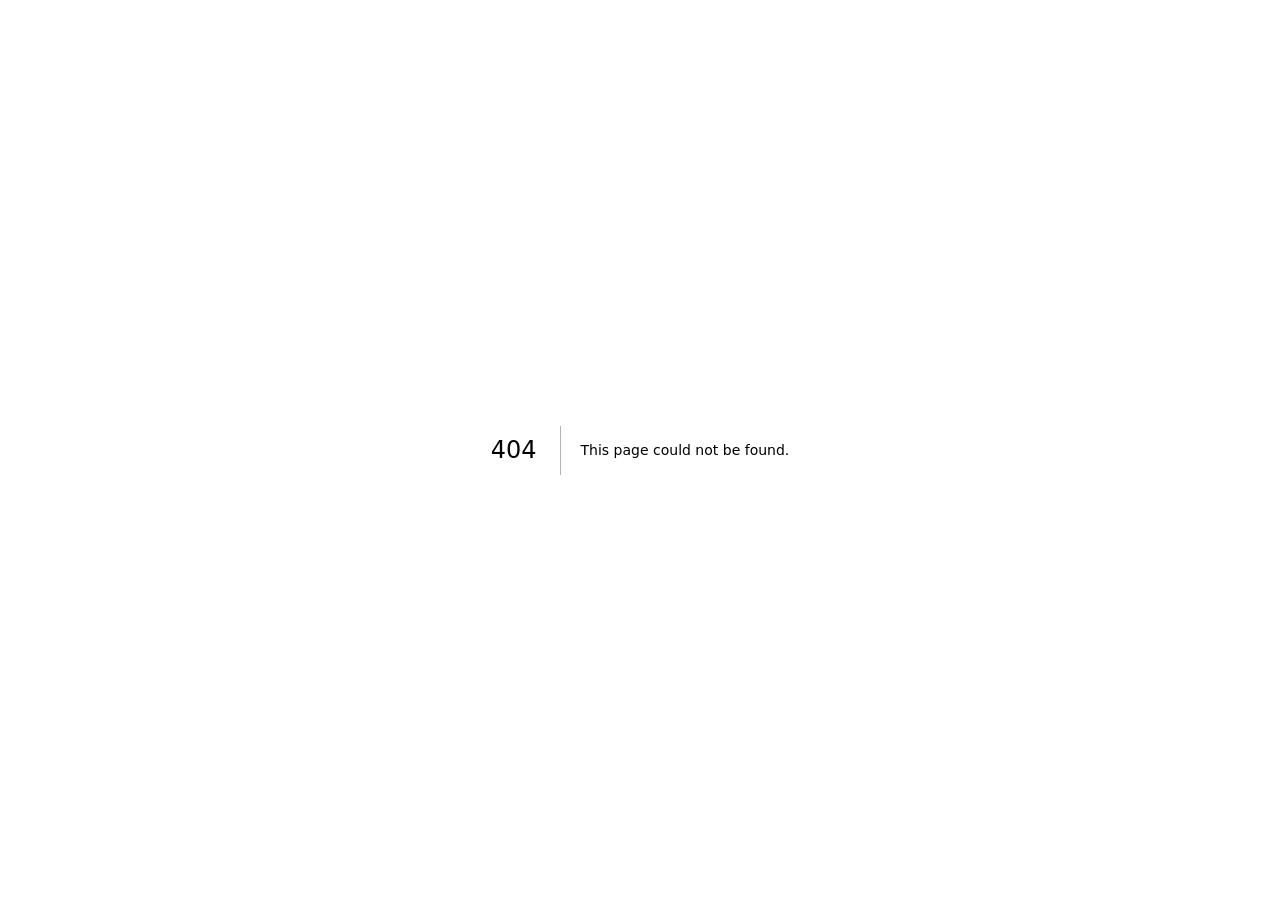
<file: 404/index.html>
<!DOCTYPE html><html><head><meta charSet="utf-8"/><meta name="viewport" content="width=device-width, initial-scale=1"/><link rel="preload" as="script" fetchPriority="low" href="/_next/static/chunks/3cfn99dbrcvvp.js"/><script src="/_next/static/chunks/08xcn3jnivpa8.js" async=""></script><script src="/_next/static/chunks/3wbm-994r45kr.js" async=""></script><script src="/_next/static/chunks/turbopack-3-ry682tkyiqk.js" async=""></script><script src="/_next/static/chunks/0umf92h1sb77c.js" async=""></script><meta name="robots" content="noindex"/><meta name="next-size-adjust" content=""/><title>404: This page could not be found.</title><script src="/_next/static/chunks/0cz1d0mv5g_q7.js" noModule=""></script></head><body><div hidden=""><!--$--><!--/$--></div><div style="font-family:system-ui,&quot;Segoe UI&quot;,Roboto,Helvetica,Arial,sans-serif,&quot;Apple Color Emoji&quot;,&quot;Segoe UI Emoji&quot;;height:100vh;text-align:center;display:flex;flex-direction:column;align-items:center;justify-content:center"><div><style>body{color:#000;background:#fff;margin:0}.next-error-h1{border-right:1px solid rgba(0,0,0,.3)}@media (prefers-color-scheme:dark){body{color:#fff;background:#000}.next-error-h1{border-right:1px solid rgba(255,255,255,.3)}}</style><h1 class="next-error-h1" style="display:inline-block;margin:0 20px 0 0;padding:0 23px 0 0;font-size:24px;font-weight:500;vertical-align:top;line-height:49px">404</h1><div style="display:inline-block"><h2 style="font-size:14px;font-weight:400;line-height:49px;margin:0">This page could not be found.</h2></div></div></div><!--$--><!--/$--><script id="_R_">(globalThis["TURBOPACK"] || (globalThis["TURBOPACK"] = [])).push({"otherChunks":["static/chunks/3cfn99dbrcvvp.js","static/chunks/08xcn3jnivpa8.js","static/chunks/3wbm-994r45kr.js"],"runtimeModuleIds":[94553]});</script><script src="/_next/static/chunks/3cfn99dbrcvvp.js" async=""></script><script>(self.__next_f=self.__next_f||[]).push([0])</script><script>self.__next_f.push([1,"1:\"$Sreact.fragment\"\n2:\"/_next/static/chunks/0umf92h1sb77c.js\"\n3:I[39756,[\"$2\"],\"default\"]\n4:I[37457,[\"$2\"],\"default\"]\n8:I[97367,[\"$2\"],\"OutletBoundary\"]\n9:\"$Sreact.suspense\"\nb:\"ViewportBoundary\"\nc:I[97367,[\"$2\"],\"$b\"]\ne:\"MetadataBoundary\"\nf:I[97367,[\"$2\"],\"$e\"]\n11:I[68027,[\"$2\"],\"default\",1]\n6:X\n7:[[\"children\",{\"s\":\"__PAGE__\",\"h\":512,\"d\":{\"r\":[\"$\",\"$1\",\"c\",{\"children\":[[[\"$\",\"title\",null,{\"children\":\"404: This page could not be found.\"}],[\"$\",\"div\",null,{\"style\":\"$0:t:t:d:r:props:children:1:props:children:props:children:props:notFound:0:1:props:style\",\"children\":[\"$\",\"div\",null,{\"children\":[[\"$\",\"style\",null,{\"dangerouslySetInnerHTML\":{\"__html\":\"body{color:#000;background:#fff;margin:0}.next-error-h1{border-right:1px solid rgba(0,0,0,.3)}@media (prefers-color-scheme:dark){body{color:#fff;background:#000}.next-error-h1{border-right:1px solid rgba(255,255,255,.3)}}\"}}],[\"$\",\"h1\",null,{\"className\":\"next-error-h1\",\"style\":\"$0:t:t:d:r:props:children:1:props:children:props:children:props:notFound:0:1:props:children:props:children:1:props:style\",\"children\":404}],[\"$\",\"div\",null,{\"style\":\"$0:t:t:d:r:props:children:1:props:children:props:children:props:notFound:0:1:props:children:props:children:2:props:style\",\"children\":[\"$\",\"h2\",null,{\"style\":\"$0:t:t:d:r:props:children:1:props:children:props:children:props:notFound:0:1:props:children:props:children:2:props:children:props:style\",\"children\":\"This page could not be found.\"}]}]]}]}]],null,[\"$\",\"$L8\",null,{\"children\":[\"$\",\"$9\",null,{\"name\":\"Next.MetadataOutlet\",\"children\":\"$@a\"}]}]]}],\"p\":false,\"v\":null}}]]\n5:[[\"children\",{\"s\":\"/_not-found\",\"h\":512,\"d\":{\"r\":[\"$\",\"$1\",\"c\",{\"children\":[null,[\"$\",\"$L3\",null,{\"parallelRouterKey\":\"children\",\"error\":\"$undefined\",\"errorStyles\":\"$undefined\",\"errorScripts\":\"$undefined\",\"template\":[\"$\",\"$L4\",null,{}],\"templateStyles\":\"$undefined\",\"templateScripts\":\"$undefined\",\"notFound\":\"$undefined\",\"forbidden\":\"$undefined\",\"unauthorized\":\"$undefined\"}]]}],\"p\":false,\"v\":\"$6\"},\"c\":\"$Q7\"}]]\n0:{\"P\":null,\"c\":[\"\",\"_not-found\",\"\"],\"q\":\"\",\"i\":false,\"t\":{\"t\":{\"s\":\"\",\"h\":528,\"d\":{\"r\":[\"$\",\"$1\",\"c\",{\"children\":[[[\"$\",\"script\",\"script-0\",{\"src\":\"/_next/static/chunks/0umf92h1sb77c.js\",\"async\":true,\"nonce\":\"$undefined\"}]],[\"$\",\"html\",null,{\"children\":[\"$\",\"body\",null,{\"children\":[\"$\",\"$L3\",null,{\"parallelRouterKey\":\"children\",\"error\":\"$undefined\",\"errorStyles\":\"$undefined\",\"errorScripts\":\"$undefined\",\"template\":[\"$\",\"$L4\",null,{}],\"templateStyles\":\"$undefined\",\"templateScripts\":\"$undefined\",\"notFound\":[[[\"$\",\"title\",null,{\"children\":\"404: This page could not be found.\"}],[\"$\",\"div\",null,{\"style\":{\"fontFamily\":\"system-ui,\\\"Segoe UI\\\",Roboto,Helvetica,Arial,sans-serif,\\\"Apple Color Emoji\\\",\\\"Segoe UI Emoji\\\"\",\"height\":\"100vh\",\"textAlign\":\"center\",\"display\":\"flex\",\"flexDirection\":\"column\",\"alignItems\":\"center\",\"justifyContent\":\"center\"},\"children\":[\"$\",\"div\",null,{\"children\":[[\"$\",\"style\",null,{\"dangerouslySetInnerHTML\":{\"__html\":\"body{color:#000;background:#fff;margin:0}.next-error-h1{border-right:1px solid rgba(0,0,0,.3)}@media (prefers-color-scheme:dark){body{color:#fff;background:#000}.next-error-h1{border-right:1px solid rgba(255,255,255,.3)}}\"}}],[\"$\",\"h1\",null,{\"className\":\"next-error-h1\",\"style\":{\"display\":\"inline-block\",\"margin\":\"0 20px 0 0\",\"padding\":\"0 23px 0 0\",\"fontSize\":24,\"fontWeight\":500,\"verticalAlign\":\"top\",\"lineHeight\":\"49px\"},\"children\":404}],[\"$\",\"div\",null,{\"style\":{\"display\":\"inline-block\"},\"children\":[\"$\",\"h2\",null,{\"style\":{\"fontSize\":14,\"fontWeight\":400,\"lineHeight\":\"49px\",\"margin\":0},\"children\":\"This page could not be found.\"}]}]]}]}]],[]],\"forbidden\":\"$undefined\",\"unauthorized\":\"$undefined\"}]}]}]]}],\"p\":false,\"v\":null},\"c\":\"$Q5\"},\"h\":{\"r\":[\"$\",\"$1\",\"h\",{\"children\":[[\"$\",\"meta\",null,{\"name\":\"robots\",\"content\":\"noindex\"}],[\"$\",\"$Lc\",null,{\"children\":\"$Ld\"}],[\"$\",\"$Lf\",null,{\"children\":[[\"$\",\"div\",null,{\"hidden\":true,\"children\":[\"$\",\"$9\",null,{\"name\":\"Next.Metadata\",\"children\":\"$L10\"}]}],null]}],[\"$\",\"meta\",null,{\"name\":\"next-size-adjust\",\"content\":\"\"}]]}],\"p\":false,\"v\":null}},\"m\":\"$undefined\",\"G\":[\"$11\",[]],\"S\":true,\"r\":\"$undefined\",\"s\":\"$undefined\",\"a\":\"$undefined\",\"l\":\"$undefined\",\"p\":\"$undefined\",\"d\":\"$undefined\",\"b\":\"VQCi3zNit1vDwFKx8PdiZ\"}\n6:C\nd:[[\"$\",\"meta\",\"0\",{\"charSet\":\"utf-8\"}],[\"$\",\"meta\",\"1\",{\"name\":\"viewport\",\"content\":\"width=device-width, initial-scale=1\"}]]\na:null\n10:[]\n"])</script></body></html>
</file>
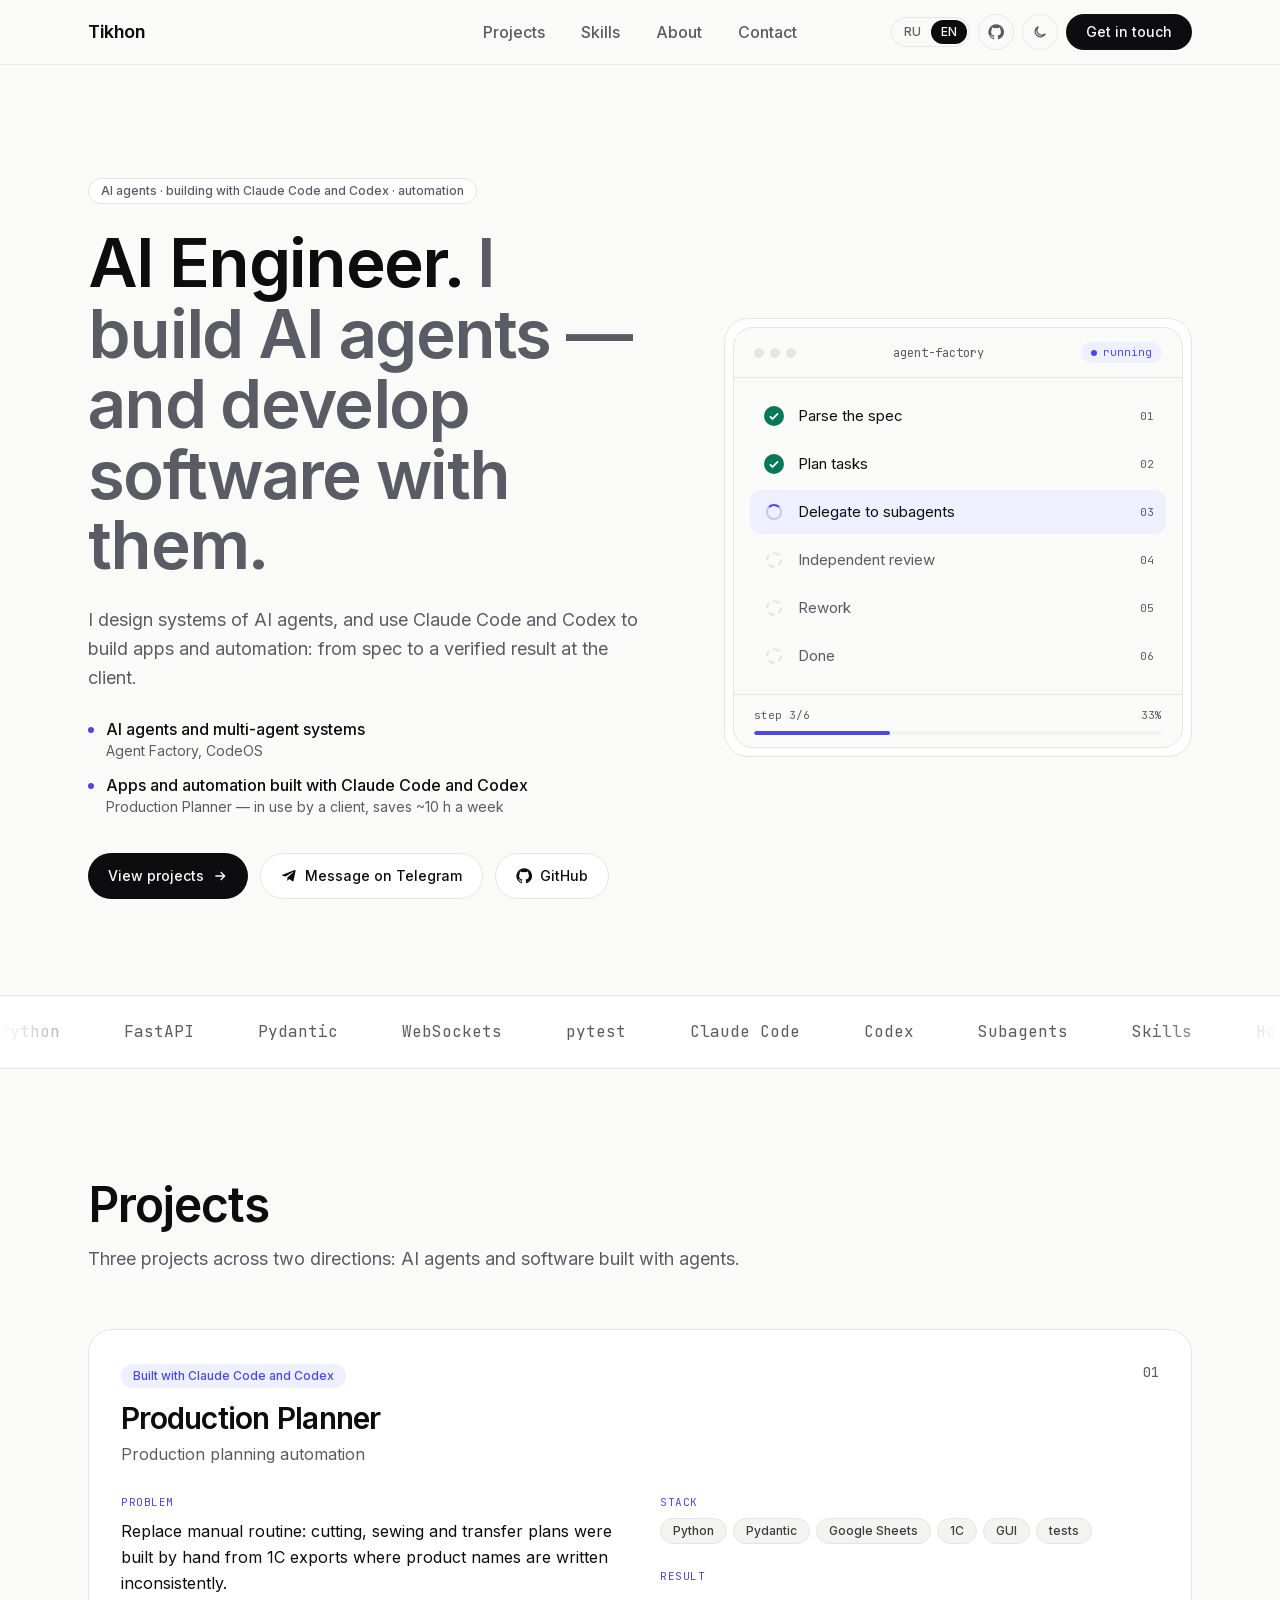
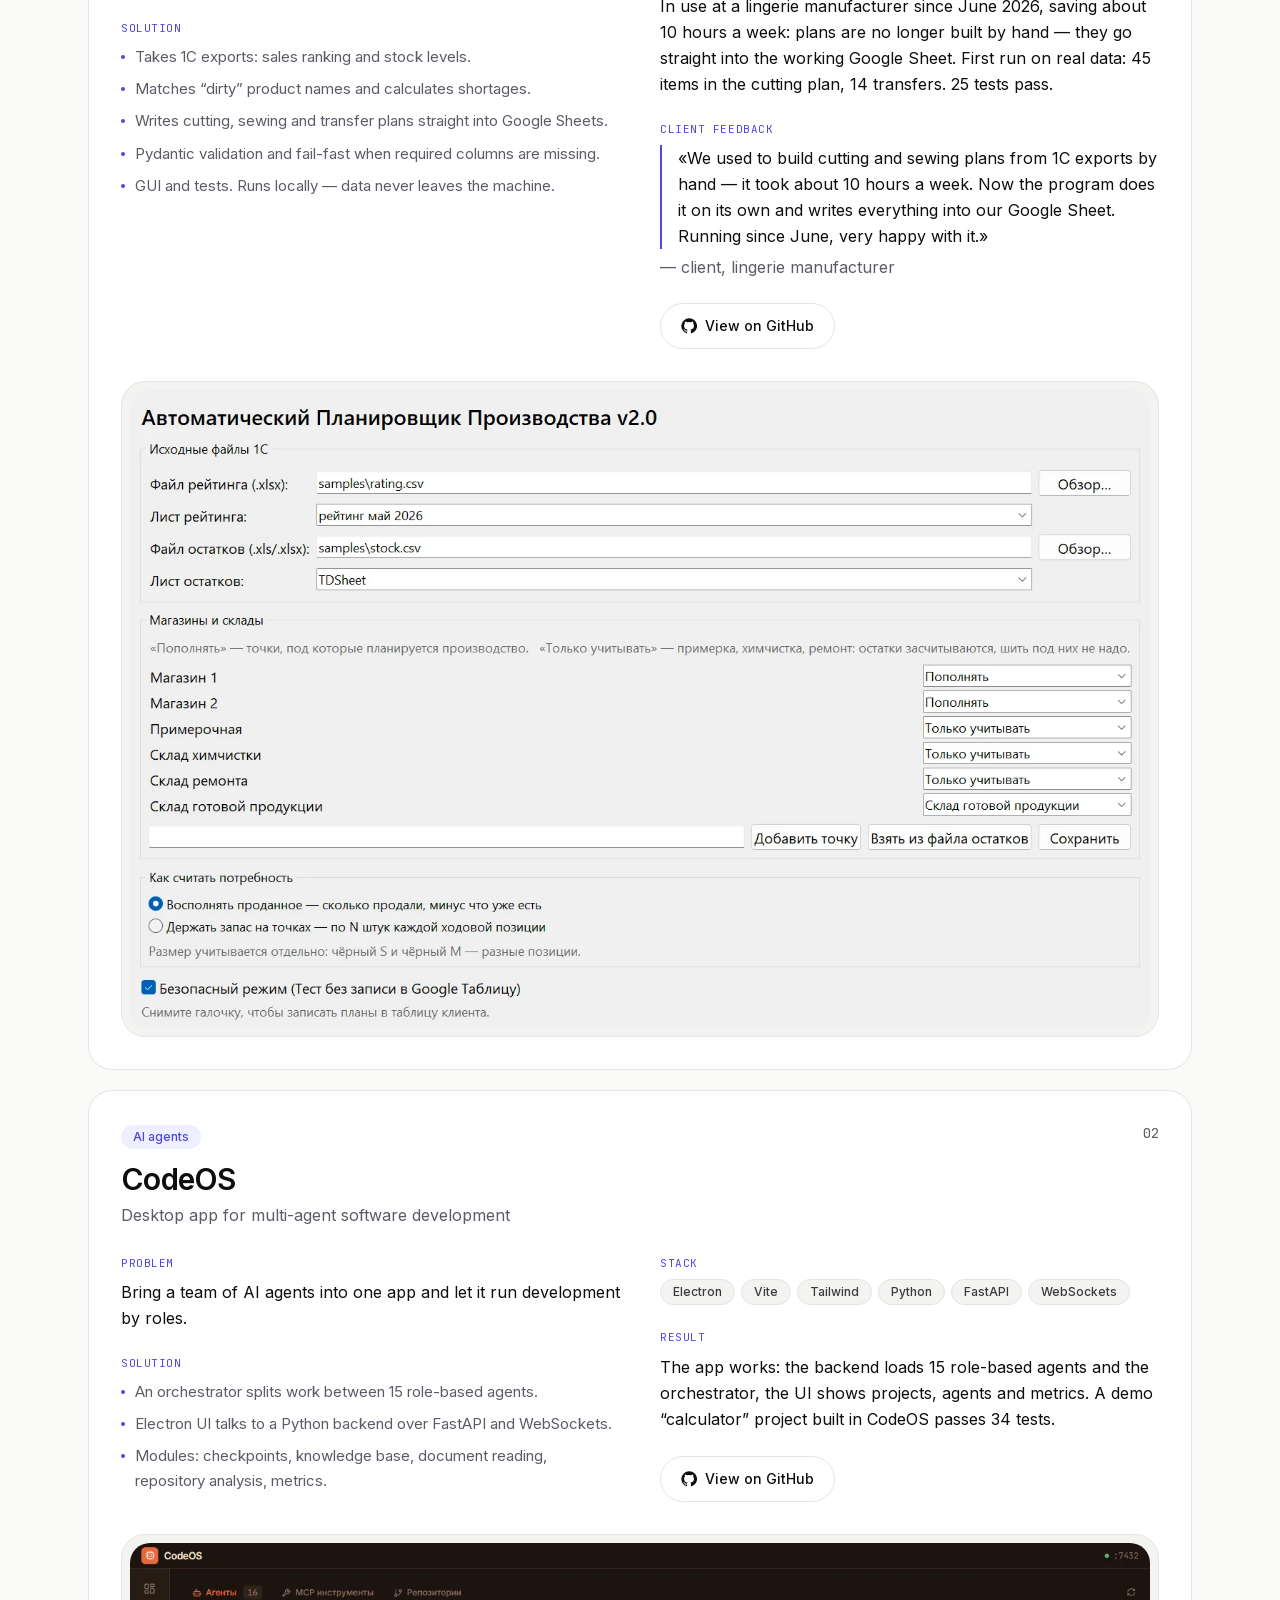
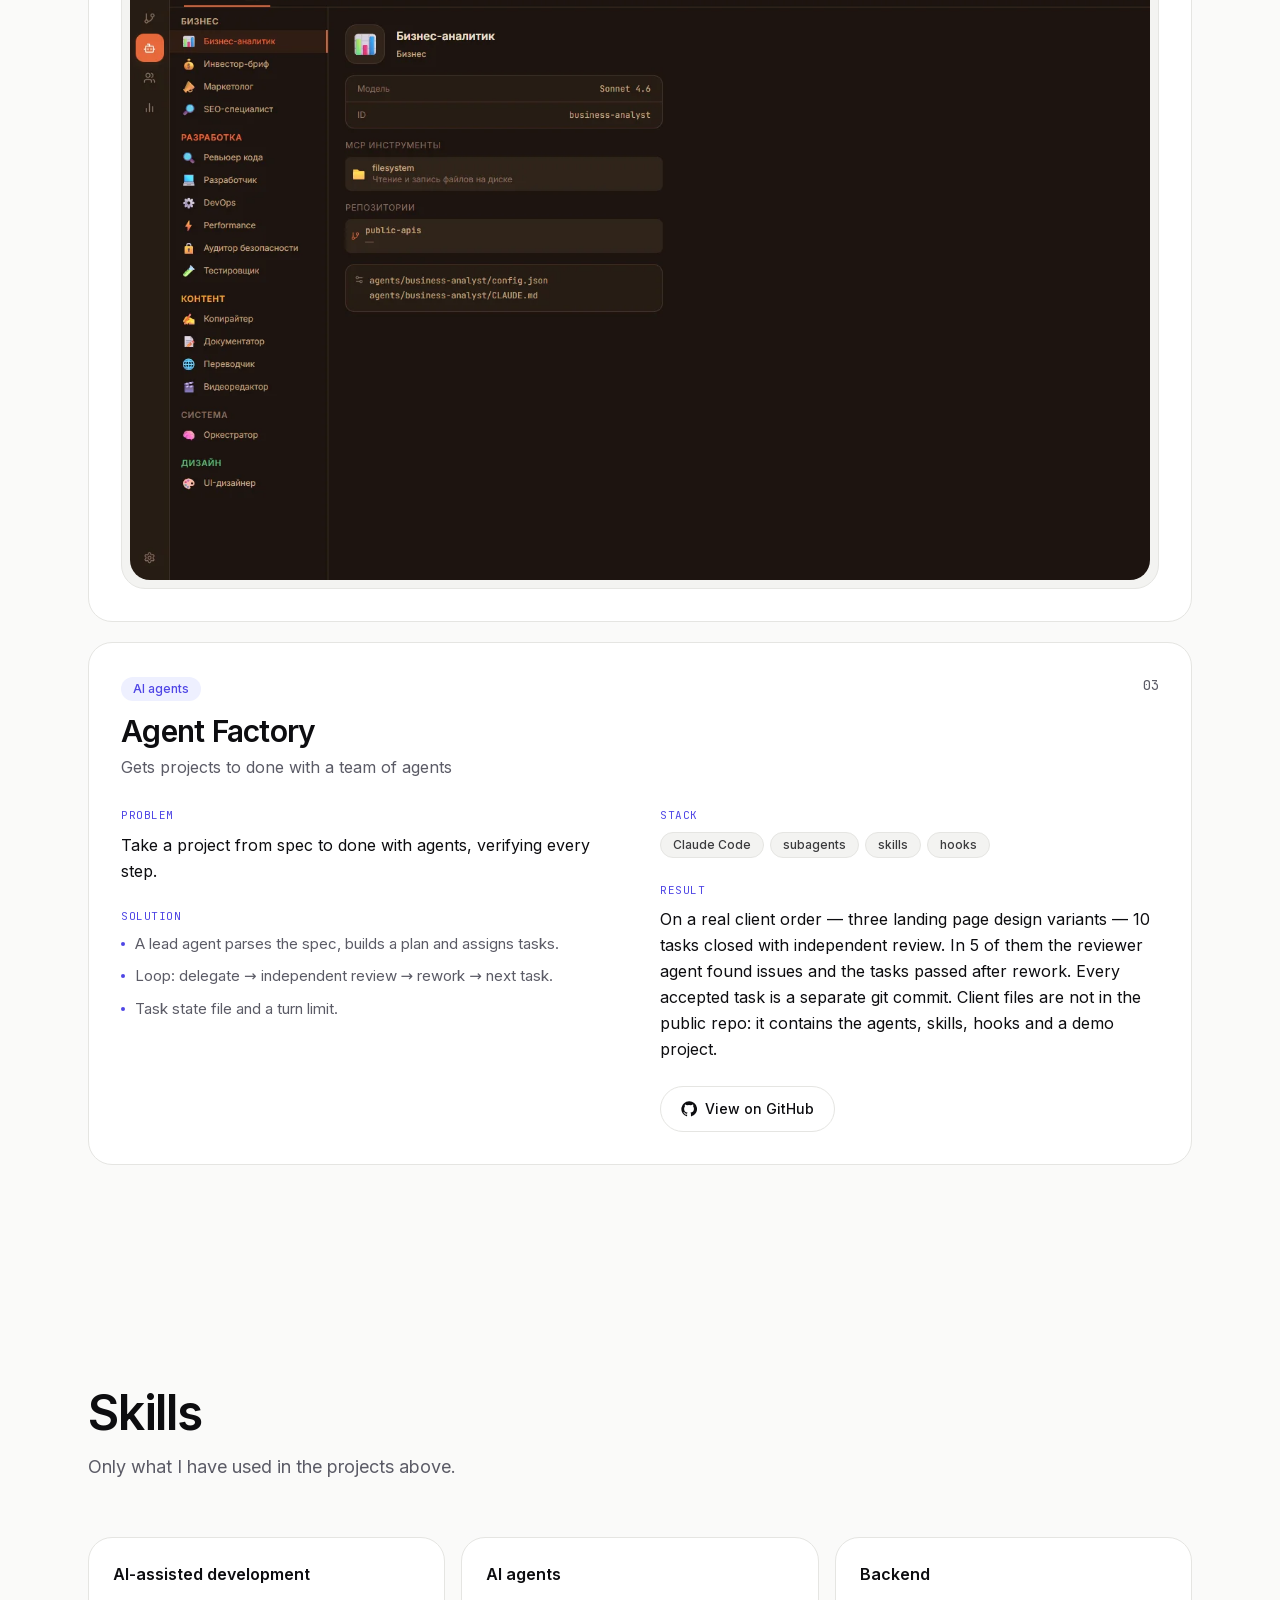
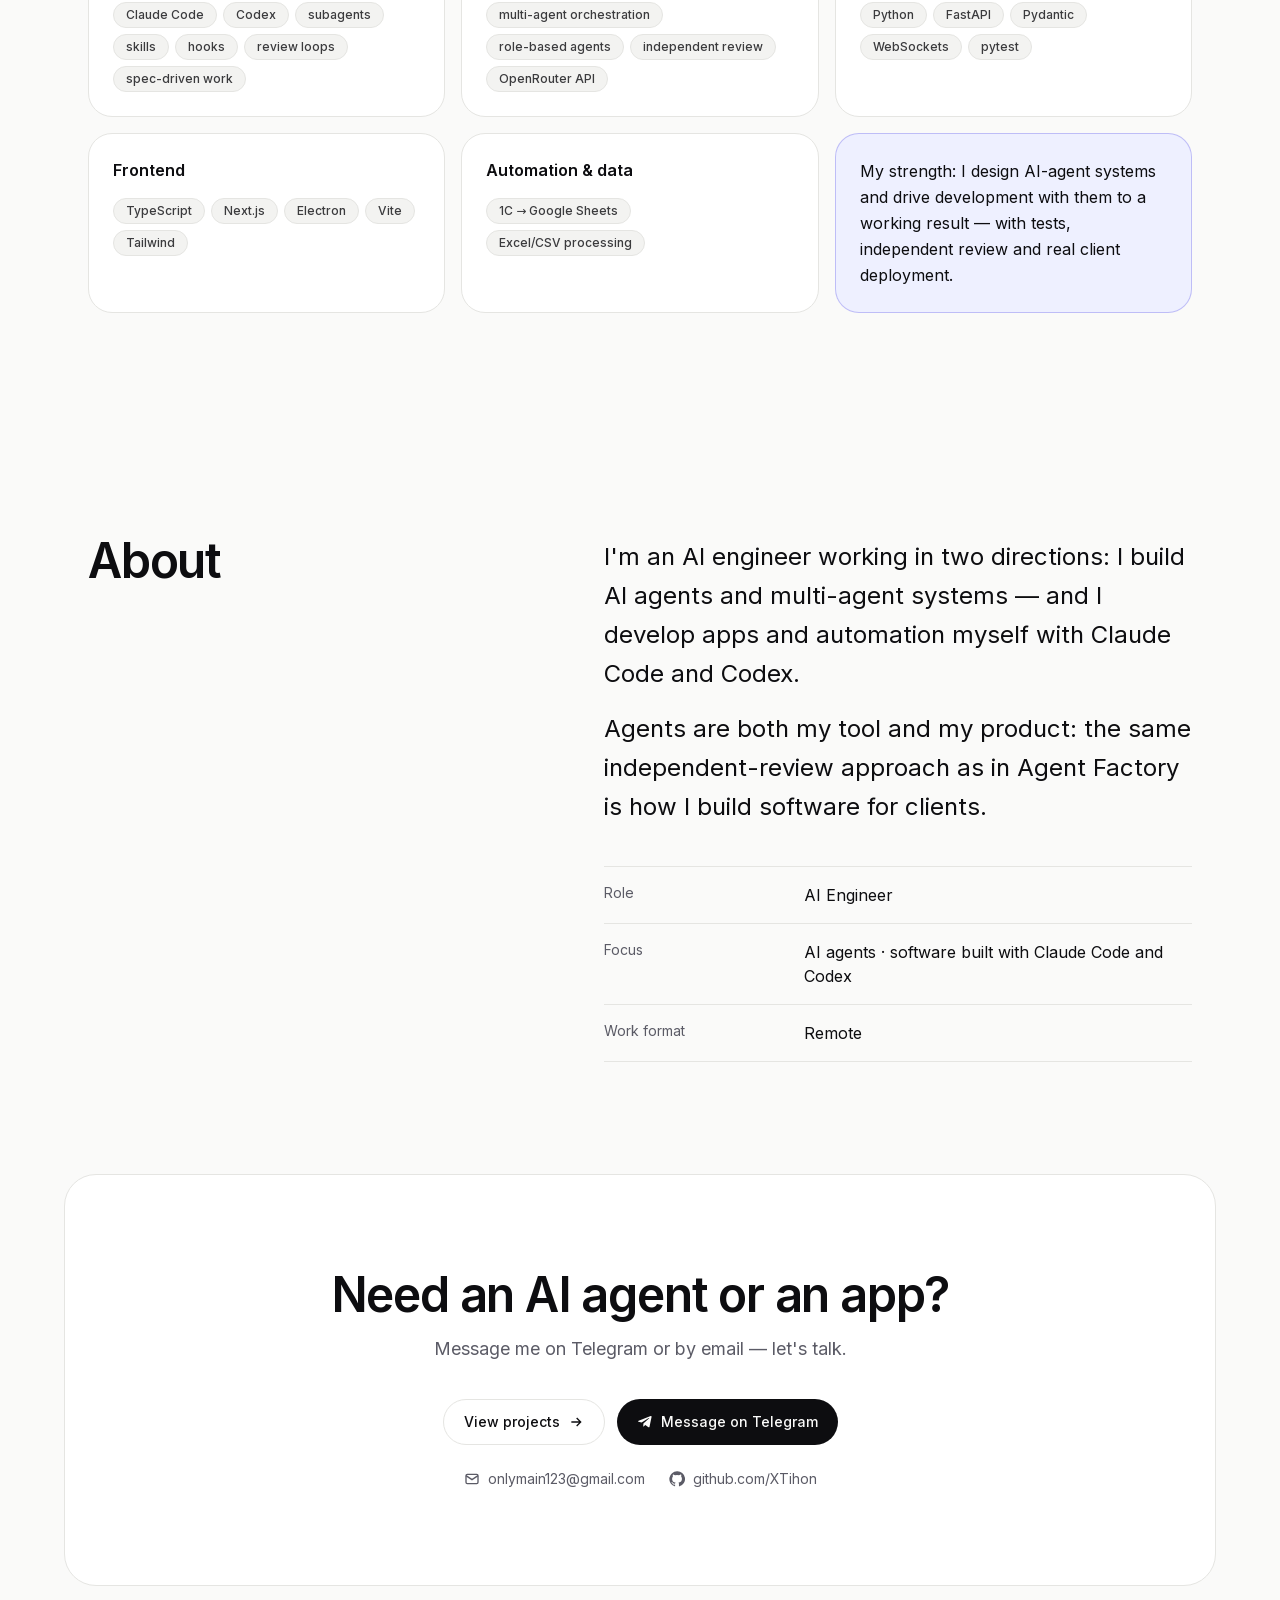
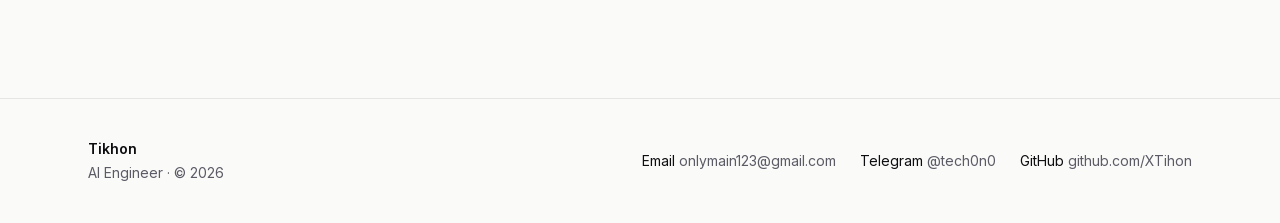
<file: en/index.html>
<!DOCTYPE html><html lang="en" class="W8DEUq_variable daGQeW_variable"><head><meta charSet="utf-8"/><meta name="viewport" content="width=device-width, initial-scale=1"/><link rel="preload" href="/_next/static/media/07c7676b89ed2778-s.p.2bn3s6zvc0dyp.woff2" as="font" crossorigin="" type="font/woff2"/><link rel="preload" href="/_next/static/media/53897e768d329f66-s.p.3t6q91iet4nsy.woff2" as="font" crossorigin="" type="font/woff2"/><link rel="preload" href="/_next/static/media/76b70a1dbe058eb5-s.p.1y4-pdgsjb-pw.woff2" as="font" crossorigin="" type="font/woff2"/><link rel="preload" href="/_next/static/media/99a2019bdfa8519b-s.p.176arc174-8zp.woff2" as="font" crossorigin="" type="font/woff2"/><link rel="stylesheet" href="/_next/static/chunks/2neuy2p3ys6lv.css" data-precedence="next"/><link rel="preload" as="script" fetchPriority="low" href="/_next/static/chunks/3cfn99dbrcvvp.js"/><script src="/_next/static/chunks/08xcn3jnivpa8.js" async=""></script><script src="/_next/static/chunks/3wbm-994r45kr.js" async=""></script><script src="/_next/static/chunks/turbopack-3-ry682tkyiqk.js" async=""></script><script src="/_next/static/chunks/0umf92h1sb77c.js" async=""></script><script src="/_next/static/chunks/3_7mzgos46xja.js" async=""></script><meta name="next-size-adjust" content=""/><title>Tikhon — Tikhon — AI Engineer: AI agents and software built with Claude Code and Codex</title><meta name="description" content="AI engineer portfolio: I build AI agents and multi-agent systems, and develop apps and automation with Claude Code and Codex."/><meta property="og:title" content="Tikhon — Tikhon — AI Engineer: AI agents and software built with Claude Code and Codex"/><meta property="og:description" content="AI engineer portfolio: I build AI agents and multi-agent systems, and develop apps and automation with Claude Code and Codex."/><meta property="og:type" content="website"/><meta name="twitter:card" content="summary"/><meta name="twitter:title" content="Tikhon — Tikhon — AI Engineer: AI agents and software built with Claude Code and Codex"/><meta name="twitter:description" content="AI engineer portfolio: I build AI agents and multi-agent systems, and develop apps and automation with Claude Code and Codex."/><link rel="icon" href="/favicon.svg"/><script>(function(){var d=document.documentElement;d.classList.add('js');try{var t=localStorage.getItem('theme');var dark=t?t==='dark':matchMedia('(prefers-color-scheme: dark)').matches;d.classList.toggle('dark',dark)}catch(e){}setTimeout(function(){if(!d.dataset.reveal)d.classList.remove('js')},4000)})()</script><script src="/_next/static/chunks/0cz1d0mv5g_q7.js" noModule=""></script></head><body class="font-sans"><div hidden=""><!--$--><!--/$--></div><header class="sticky top-0 z-50 border-b border-line/70 bg-bg/80 backdrop-blur-lg"><a href="#main" class="sr-only focus:not-sr-only focus:absolute focus:left-4 focus:top-4">Skip to content</a><div class="mx-auto grid h-16 max-w-6xl grid-cols-[1fr_auto] items-center gap-4 px-4 sm:px-6 md:grid-cols-[1fr_auto_1fr]"><a href="#top" class="min-w-0 text-lg font-semibold tracking-tight"><span class="truncate">Tikhon</span></a><nav aria-label="Navigation" class="hidden items-center gap-1 text-base font-medium text-muted md:flex"><a href="#projects" class="rounded-full px-4 py-2 transition hover:bg-surface-2 hover:text-fg">Projects</a><a href="#skills" class="rounded-full px-4 py-2 transition hover:bg-surface-2 hover:text-fg">Skills</a><a href="#about" class="rounded-full px-4 py-2 transition hover:bg-surface-2 hover:text-fg">About</a><a href="#contact" class="rounded-full px-4 py-2 transition hover:bg-surface-2 hover:text-fg">Contact</a></nav><div class="flex items-center justify-end gap-2"><div role="group" aria-label="Language / Язык" class="flex items-center rounded-full border border-line p-0.5 text-xs font-medium"><a href="/" hrefLang="ru" class="rounded-full px-2.5 py-1 transition text-muted hover:text-fg">RU</a><a href="/en/" hrefLang="en" aria-current="true" class="rounded-full px-2.5 py-1 transition bg-fg text-bg">EN</a></div><a href="https://github.com/XTihon" target="_blank" rel="noopener noreferrer" aria-label="GitHub" class="grid size-9 place-items-center rounded-full border border-line text-muted transition hover:text-fg"><svg viewBox="0 0 24 24" fill="currentColor" aria-hidden="true" class="size-4"><path d="M12 .5a11.5 11.5 0 0 0-3.64 22.41c.58.1.79-.25.79-.56v-2c-3.2.7-3.88-1.37-3.88-1.37-.52-1.34-1.28-1.69-1.28-1.69-1.05-.71.08-.7.08-.7 1.16.08 1.77 1.19 1.77 1.19 1.03 1.77 2.7 1.26 3.36.96.1-.75.4-1.26.73-1.55-2.55-.29-5.24-1.28-5.24-5.7 0-1.26.45-2.29 1.19-3.1-.12-.29-.52-1.47.11-3.06 0 0 .97-.31 3.17 1.18a11 11 0 0 1 5.77 0c2.2-1.49 3.17-1.18 3.17-1.18.63 1.59.23 2.77.11 3.06.74.81 1.19 1.84 1.19 3.1 0 4.43-2.7 5.4-5.26 5.69.41.36.78 1.06.78 2.14v3.17c0 .31.21.67.8.56A11.5 11.5 0 0 0 12 .5Z"></path></svg></a><button type="button" aria-label="Toggle theme" class="grid size-9 place-items-center rounded-full border border-line text-muted transition hover:text-fg"><svg viewBox="0 0 24 24" fill="none" stroke="currentColor" stroke-width="2" aria-hidden="true" class="size-4 dark:hidden"><path d="M20 14.5A8 8 0 1 1 9.5 4a6.5 6.5 0 0 0 10.5 10.5Z"></path></svg><svg viewBox="0 0 24 24" fill="none" stroke="currentColor" stroke-width="2" aria-hidden="true" class="hidden size-4 dark:block"><circle cx="12" cy="12" r="4"></circle><path d="M12 2v2M12 20v2M4.9 4.9l1.4 1.4M17.7 17.7l1.4 1.4M2 12h2M20 12h2M4.9 19.1l1.4-1.4M17.7 6.3l1.4-1.4"></path></svg></button><a href="#contact" class="inline-flex items-center justify-center gap-2 rounded-full bg-fg px-5 py-3 text-sm font-medium text-bg transition hover:opacity-85 focus-visible:outline-2 focus-visible:outline-offset-2 focus-visible:outline-accent !py-2 max-[1100px]:!hidden">Get in touch</a><button type="button" aria-expanded="false" aria-controls="mobile-nav" aria-label="Open menu" class="grid size-9 place-items-center rounded-full border border-line md:hidden"><svg viewBox="0 0 24 24" fill="none" stroke="currentColor" stroke-width="2" aria-hidden="true" class="size-4"><path d="M4 7h16M4 12h16M4 17h16"></path></svg></button></div></div><nav id="mobile-nav" aria-label="Navigation" hidden="" class="border-t border-line px-4 pb-4 md:hidden"><a href="#projects" class="block py-3 text-base">Projects</a><a href="#skills" class="block py-3 text-base">Skills</a><a href="#about" class="block py-3 text-base">About</a><a href="#contact" class="block py-3 text-base">Contact</a><a href="#contact" class="inline-flex items-center justify-center gap-2 rounded-full bg-fg px-5 py-3 text-sm font-medium text-bg transition hover:opacity-85 focus-visible:outline-2 focus-visible:outline-offset-2 focus-visible:outline-accent mt-2 w-full">Get in touch</a></nav></header><main id="main"><section id="top" class="relative overflow-hidden"><div class="relative mx-auto grid max-w-6xl items-center gap-12 px-4 pb-16 pt-14 sm:px-6 sm:pt-20 lg:grid-cols-[1.1fr_0.9fr] lg:gap-16 lg:pb-24 lg:pt-28"><div><p class="mb-6 inline-flex rounded-full border border-line bg-surface px-3 py-1 text-xs font-medium text-muted">AI agents · building with Claude Code and Codex · automation</p><h1 class="text-[2.6rem] font-semibold leading-[1.05] tracking-tight sm:text-6xl lg:text-[4.2rem]">AI Engineer.<!-- --> <span class="text-muted">I build AI agents — and develop software with them.</span></h1><p class="mt-6 max-w-xl text-lg leading-relaxed text-muted">I design systems of AI agents, and use Claude Code and Codex to build apps and automation: from spec to a verified result at the client.</p><ul class="mt-6 max-w-xl space-y-3"><li class="flex gap-3"><span class="mt-2.5 size-1.5 shrink-0 rounded-full bg-accent" aria-hidden="true"></span><span><span class="font-medium">AI agents and multi-agent systems</span><span class="block text-sm text-muted">Agent Factory, CodeOS</span></span></li><li class="flex gap-3"><span class="mt-2.5 size-1.5 shrink-0 rounded-full bg-accent" aria-hidden="true"></span><span><span class="font-medium">Apps and automation built with Claude Code and Codex</span><span class="block text-sm text-muted">Production Planner — in use by a client, saves ~10 h a week</span></span></li></ul><div class="mt-9 flex flex-col gap-3 sm:flex-row"><a href="#projects" class="inline-flex items-center justify-center gap-2 rounded-full bg-fg px-5 py-3 text-sm font-medium text-bg transition hover:opacity-85 focus-visible:outline-2 focus-visible:outline-offset-2 focus-visible:outline-accent">View projects<svg viewBox="0 0 24 24" fill="none" stroke="currentColor" stroke-width="2" aria-hidden="true" class="size-4"><path d="M5 12h14M13 6l6 6-6 6"></path></svg></a><a href="https://t.me/tech0n0" target="_blank" rel="noopener noreferrer" class="inline-flex items-center justify-center gap-2 rounded-full border border-line bg-surface px-5 py-3 text-sm font-medium text-fg transition hover:border-fg/40 focus-visible:outline-2 focus-visible:outline-offset-2 focus-visible:outline-accent"><svg viewBox="0 0 24 24" fill="currentColor" aria-hidden="true" class="size-4"><path d="M21.9 4.3 18.8 19c-.2 1-.8 1.3-1.7.8l-4.6-3.4-2.2 2.1c-.3.3-.5.5-1 .5l.3-4.8 8.7-7.9c.4-.3-.1-.5-.6-.2L6.9 12.9l-4.6-1.4c-1-.3-1-1 .2-1.5l18-6.9c.8-.3 1.6.2 1.4 1.2Z"></path></svg>Message on Telegram</a><a href="https://github.com/XTihon" target="_blank" rel="noopener noreferrer" class="inline-flex items-center justify-center gap-2 rounded-full border border-line bg-surface px-5 py-3 text-sm font-medium text-fg transition hover:border-fg/40 focus-visible:outline-2 focus-visible:outline-offset-2 focus-visible:outline-accent"><svg viewBox="0 0 24 24" fill="currentColor" aria-hidden="true" class="size-4"><path d="M12 .5a11.5 11.5 0 0 0-3.64 22.41c.58.1.79-.25.79-.56v-2c-3.2.7-3.88-1.37-3.88-1.37-.52-1.34-1.28-1.69-1.28-1.69-1.05-.71.08-.7.08-.7 1.16.08 1.77 1.19 1.77 1.19 1.03 1.77 2.7 1.26 3.36.96.1-.75.4-1.26.73-1.55-2.55-.29-5.24-1.28-5.24-5.7 0-1.26.45-2.29 1.19-3.1-.12-.29-.52-1.47.11-3.06 0 0 .97-.31 3.17 1.18a11 11 0 0 1 5.77 0c2.2-1.49 3.17-1.18 3.17-1.18.63 1.59.23 2.77.11 3.06.74.81 1.19 1.84 1.19 3.1 0 4.43-2.7 5.4-5.26 5.69.41.36.78 1.06.78 2.14v3.17c0 .31.21.67.8.56A11.5 11.5 0 0 0 12 .5Z"></path></svg>GitHub</a></div></div><div><div class="relative rounded-3xl border border-line bg-surface p-2"><div class="rounded-[1.25rem] border border-line bg-bg"><div class="flex items-center justify-between border-b border-line px-5 py-3.5"><div class="flex items-center gap-1.5" aria-hidden="true"><span class="size-2.5 rounded-full bg-line"></span><span class="size-2.5 rounded-full bg-line"></span><span class="size-2.5 rounded-full bg-line"></span></div><span class="font-mono text-xs text-muted">agent-factory</span><span class="inline-flex items-center gap-1.5 rounded-full px-2.5 py-0.5 font-mono text-[11px] bg-accent-soft text-accent"><span class="size-1.5 rounded-full animate-pulse bg-accent"></span>running</span></div><ol class="space-y-1 p-3 sm:p-4"><li class="flex items-center gap-3 rounded-xl px-3 py-2.5 transition-colors duration-500 bg-accent-soft"><span class="grid size-6 shrink-0 place-items-center" aria-hidden="true"><span class="size-4 animate-spin rounded-full border-2 border-accent/25 border-t-accent"></span></span><span class="text-sm sm:text-[15px] text-fg">Parse the spec</span><span class="ml-auto font-mono text-[11px] text-muted">01</span></li><li class="flex items-center gap-3 rounded-xl px-3 py-2.5 transition-colors duration-500 "><span class="grid size-6 shrink-0 place-items-center" aria-hidden="true"><span class="size-4 rounded-full border-2 border-dashed border-line"></span></span><span class="text-sm sm:text-[15px] text-muted">Plan tasks</span><span class="ml-auto font-mono text-[11px] text-muted">02</span></li><li class="flex items-center gap-3 rounded-xl px-3 py-2.5 transition-colors duration-500 "><span class="grid size-6 shrink-0 place-items-center" aria-hidden="true"><span class="size-4 rounded-full border-2 border-dashed border-line"></span></span><span class="text-sm sm:text-[15px] text-muted">Delegate to subagents</span><span class="ml-auto font-mono text-[11px] text-muted">03</span></li><li class="flex items-center gap-3 rounded-xl px-3 py-2.5 transition-colors duration-500 "><span class="grid size-6 shrink-0 place-items-center" aria-hidden="true"><span class="size-4 rounded-full border-2 border-dashed border-line"></span></span><span class="text-sm sm:text-[15px] text-muted">Independent review</span><span class="ml-auto font-mono text-[11px] text-muted">04</span></li><li class="flex items-center gap-3 rounded-xl px-3 py-2.5 transition-colors duration-500 "><span class="grid size-6 shrink-0 place-items-center" aria-hidden="true"><span class="size-4 rounded-full border-2 border-dashed border-line"></span></span><span class="text-sm sm:text-[15px] text-muted">Rework</span><span class="ml-auto font-mono text-[11px] text-muted">05</span></li><li class="flex items-center gap-3 rounded-xl px-3 py-2.5 transition-colors duration-500 "><span class="grid size-6 shrink-0 place-items-center" aria-hidden="true"><span class="size-4 rounded-full border-2 border-dashed border-line"></span></span><span class="text-sm sm:text-[15px] text-muted">Done</span><span class="ml-auto font-mono text-[11px] text-muted">06</span></li></ol><div class="border-t border-line px-5 py-3"><div class="mb-2 flex justify-between font-mono text-[11px] text-muted"><span>step<!-- --> <!-- -->1<!-- -->/<!-- -->6</span><span>0<!-- -->%</span></div><div class="h-1 overflow-hidden rounded-full bg-surface-2"><div class="h-full rounded-full bg-accent transition-[width] duration-700 ease-out" style="width:0%"></div></div></div></div></div></div></div></section><section aria-label="Technologies from my projects" class="border-y border-line bg-surface py-6"><div class="marquee overflow-hidden"><ul class="marquee-track flex w-max"><li class="shrink-0 pr-12 font-mono text-sm text-muted sm:pr-16 sm:text-base">Python</li><li class="shrink-0 pr-12 font-mono text-sm text-muted sm:pr-16 sm:text-base">FastAPI</li><li class="shrink-0 pr-12 font-mono text-sm text-muted sm:pr-16 sm:text-base">Pydantic</li><li class="shrink-0 pr-12 font-mono text-sm text-muted sm:pr-16 sm:text-base">WebSockets</li><li class="shrink-0 pr-12 font-mono text-sm text-muted sm:pr-16 sm:text-base">pytest</li><li class="shrink-0 pr-12 font-mono text-sm text-muted sm:pr-16 sm:text-base">Claude Code</li><li class="shrink-0 pr-12 font-mono text-sm text-muted sm:pr-16 sm:text-base">Codex</li><li class="shrink-0 pr-12 font-mono text-sm text-muted sm:pr-16 sm:text-base">Subagents</li><li class="shrink-0 pr-12 font-mono text-sm text-muted sm:pr-16 sm:text-base">Skills</li><li class="shrink-0 pr-12 font-mono text-sm text-muted sm:pr-16 sm:text-base">Hooks</li><li class="shrink-0 pr-12 font-mono text-sm text-muted sm:pr-16 sm:text-base">TypeScript</li><li class="shrink-0 pr-12 font-mono text-sm text-muted sm:pr-16 sm:text-base">Next.js</li><li class="shrink-0 pr-12 font-mono text-sm text-muted sm:pr-16 sm:text-base">Electron</li><li class="shrink-0 pr-12 font-mono text-sm text-muted sm:pr-16 sm:text-base">Vite</li><li class="shrink-0 pr-12 font-mono text-sm text-muted sm:pr-16 sm:text-base">Tailwind</li><li class="shrink-0 pr-12 font-mono text-sm text-muted sm:pr-16 sm:text-base">Google Sheets</li><li class="shrink-0 pr-12 font-mono text-sm text-muted sm:pr-16 sm:text-base">1C</li><li aria-hidden="true" class="marquee-dup shrink-0 pr-12 font-mono text-sm text-muted sm:pr-16 sm:text-base">Python</li><li aria-hidden="true" class="marquee-dup shrink-0 pr-12 font-mono text-sm text-muted sm:pr-16 sm:text-base">FastAPI</li><li aria-hidden="true" class="marquee-dup shrink-0 pr-12 font-mono text-sm text-muted sm:pr-16 sm:text-base">Pydantic</li><li aria-hidden="true" class="marquee-dup shrink-0 pr-12 font-mono text-sm text-muted sm:pr-16 sm:text-base">WebSockets</li><li aria-hidden="true" class="marquee-dup shrink-0 pr-12 font-mono text-sm text-muted sm:pr-16 sm:text-base">pytest</li><li aria-hidden="true" class="marquee-dup shrink-0 pr-12 font-mono text-sm text-muted sm:pr-16 sm:text-base">Claude Code</li><li aria-hidden="true" class="marquee-dup shrink-0 pr-12 font-mono text-sm text-muted sm:pr-16 sm:text-base">Codex</li><li aria-hidden="true" class="marquee-dup shrink-0 pr-12 font-mono text-sm text-muted sm:pr-16 sm:text-base">Subagents</li><li aria-hidden="true" class="marquee-dup shrink-0 pr-12 font-mono text-sm text-muted sm:pr-16 sm:text-base">Skills</li><li aria-hidden="true" class="marquee-dup shrink-0 pr-12 font-mono text-sm text-muted sm:pr-16 sm:text-base">Hooks</li><li aria-hidden="true" class="marquee-dup shrink-0 pr-12 font-mono text-sm text-muted sm:pr-16 sm:text-base">TypeScript</li><li aria-hidden="true" class="marquee-dup shrink-0 pr-12 font-mono text-sm text-muted sm:pr-16 sm:text-base">Next.js</li><li aria-hidden="true" class="marquee-dup shrink-0 pr-12 font-mono text-sm text-muted sm:pr-16 sm:text-base">Electron</li><li aria-hidden="true" class="marquee-dup shrink-0 pr-12 font-mono text-sm text-muted sm:pr-16 sm:text-base">Vite</li><li aria-hidden="true" class="marquee-dup shrink-0 pr-12 font-mono text-sm text-muted sm:pr-16 sm:text-base">Tailwind</li><li aria-hidden="true" class="marquee-dup shrink-0 pr-12 font-mono text-sm text-muted sm:pr-16 sm:text-base">Google Sheets</li><li aria-hidden="true" class="marquee-dup shrink-0 pr-12 font-mono text-sm text-muted sm:pr-16 sm:text-base">1C</li></ul></div></section><section id="projects" class="py-20 sm:py-28"><div class="mx-auto max-w-6xl px-4 sm:px-6"><div data-reveal="true" class="mb-10 max-w-2xl sm:mb-14"><h2 class="text-3xl font-semibold tracking-tight sm:text-5xl">Projects</h2><p class="mt-4 text-lg text-muted">Three projects across two directions: AI agents and software built with agents.</p></div><div class="space-y-5"><article data-reveal="true" class="rounded-3xl border border-line bg-surface p-6 sm:p-8"><div class="flex items-start justify-between gap-4"><div><p class="mb-3 inline-flex rounded-full bg-accent-soft px-3 py-1 text-xs font-medium text-accent">Built with Claude Code and Codex</p><h3 class="text-2xl font-semibold tracking-tight sm:text-3xl">Production Planner</h3><p class="mt-1.5 text-muted">Production planning automation</p></div><span class="font-mono text-sm text-muted">01</span></div><div class="mt-7 grid gap-6 lg:grid-cols-2 lg:gap-10"><div class="space-y-6"><div><div class="mb-2 font-mono text-[11px] uppercase tracking-wider text-accent">Problem</div><p class="leading-relaxed">Replace manual routine: cutting, sewing and transfer plans were built by hand from 1C exports where product names are written inconsistently.</p></div><div><div class="mb-2 font-mono text-[11px] uppercase tracking-wider text-accent">Solution</div><ul class="space-y-2 text-[15px] leading-relaxed text-muted"><li class="flex gap-2.5"><span class="mt-2.5 size-1 shrink-0 rounded-full bg-accent" aria-hidden="true"></span><span>Takes 1C exports: sales ranking and stock levels.</span></li><li class="flex gap-2.5"><span class="mt-2.5 size-1 shrink-0 rounded-full bg-accent" aria-hidden="true"></span><span>Matches “dirty” product names and calculates shortages.</span></li><li class="flex gap-2.5"><span class="mt-2.5 size-1 shrink-0 rounded-full bg-accent" aria-hidden="true"></span><span>Writes cutting, sewing and transfer plans straight into Google Sheets.</span></li><li class="flex gap-2.5"><span class="mt-2.5 size-1 shrink-0 rounded-full bg-accent" aria-hidden="true"></span><span>Pydantic validation and fail-fast when required columns are missing.</span></li><li class="flex gap-2.5"><span class="mt-2.5 size-1 shrink-0 rounded-full bg-accent" aria-hidden="true"></span><span>GUI and tests. Runs locally — data never leaves the machine.</span></li></ul></div></div><div class="space-y-6"><div><div class="mb-2 font-mono text-[11px] uppercase tracking-wider text-accent">Stack</div><div class="flex flex-wrap gap-1.5"><span class="inline-flex items-center rounded-full border border-line bg-surface-2 px-3 py-1 text-xs font-medium text-fg/80">Python</span><span class="inline-flex items-center rounded-full border border-line bg-surface-2 px-3 py-1 text-xs font-medium text-fg/80">Pydantic</span><span class="inline-flex items-center rounded-full border border-line bg-surface-2 px-3 py-1 text-xs font-medium text-fg/80">Google Sheets</span><span class="inline-flex items-center rounded-full border border-line bg-surface-2 px-3 py-1 text-xs font-medium text-fg/80">1C</span><span class="inline-flex items-center rounded-full border border-line bg-surface-2 px-3 py-1 text-xs font-medium text-fg/80">GUI</span><span class="inline-flex items-center rounded-full border border-line bg-surface-2 px-3 py-1 text-xs font-medium text-fg/80">tests</span></div></div><div><div class="mb-2 font-mono text-[11px] uppercase tracking-wider text-accent">Result</div><p class="leading-relaxed">In use at a lingerie manufacturer since June 2026, saving about 10 hours a week: plans are no longer built by hand — they go straight into the working Google Sheet. First run on real data: 45 items in the cutting plan, 14 transfers. 25 tests pass.</p></div><figure><div class="mb-2 font-mono text-[11px] uppercase tracking-wider text-accent">Client feedback</div><blockquote class="border-l-2 border-accent pl-4 leading-relaxed">«<!-- -->We used to build cutting and sewing plans from 1C exports by hand — it took about 10 hours a week. Now the program does it on its own and writes everything into our Google Sheet. Running since June, very happy with it.<!-- -->»</blockquote><figcaption class="mt-1.5 text-muted">— <!-- -->client, lingerie manufacturer</figcaption></figure><a href="https://github.com/XTihon/production-planner-1c" target="_blank" rel="noopener noreferrer" class="inline-flex items-center justify-center gap-2 rounded-full border border-line bg-surface px-5 py-3 text-sm font-medium text-fg transition hover:border-fg/40 focus-visible:outline-2 focus-visible:outline-offset-2 focus-visible:outline-accent"><svg viewBox="0 0 24 24" fill="currentColor" aria-hidden="true" class="size-4"><path d="M12 .5a11.5 11.5 0 0 0-3.64 22.41c.58.1.79-.25.79-.56v-2c-3.2.7-3.88-1.37-3.88-1.37-.52-1.34-1.28-1.69-1.28-1.69-1.05-.71.08-.7.08-.7 1.16.08 1.77 1.19 1.77 1.19 1.03 1.77 2.7 1.26 3.36.96.1-.75.4-1.26.73-1.55-2.55-.29-5.24-1.28-5.24-5.7 0-1.26.45-2.29 1.19-3.1-.12-.29-.52-1.47.11-3.06 0 0 .97-.31 3.17 1.18a11 11 0 0 1 5.77 0c2.2-1.49 3.17-1.18 3.17-1.18.63 1.59.23 2.77.11 3.06.74.81 1.19 1.84 1.19 3.1 0 4.43-2.7 5.4-5.26 5.69.41.36.78 1.06.78 2.14v3.17c0 .31.21.67.8.56A11.5 11.5 0 0 0 12 .5Z"></path></svg>View on GitHub</a></div></div><div class="mt-8 rounded-3xl border border-line bg-surface-2 p-2"><img src="/screens/production-planner.webp" alt="Production Planner: picking 1C exports and warehouse roles" loading="lazy" class="aspect-[16/10] w-full rounded-[1.25rem] object-cover object-top"/></div></article><article data-reveal="true" class="rounded-3xl border border-line bg-surface p-6 sm:p-8"><div class="flex items-start justify-between gap-4"><div><p class="mb-3 inline-flex rounded-full bg-accent-soft px-3 py-1 text-xs font-medium text-accent">AI agents</p><h3 class="text-2xl font-semibold tracking-tight sm:text-3xl">CodeOS</h3><p class="mt-1.5 text-muted">Desktop app for multi-agent software development</p></div><span class="font-mono text-sm text-muted">02</span></div><div class="mt-7 grid gap-6 lg:grid-cols-2 lg:gap-10"><div class="space-y-6"><div><div class="mb-2 font-mono text-[11px] uppercase tracking-wider text-accent">Problem</div><p class="leading-relaxed">Bring a team of AI agents into one app and let it run development by roles.</p></div><div><div class="mb-2 font-mono text-[11px] uppercase tracking-wider text-accent">Solution</div><ul class="space-y-2 text-[15px] leading-relaxed text-muted"><li class="flex gap-2.5"><span class="mt-2.5 size-1 shrink-0 rounded-full bg-accent" aria-hidden="true"></span><span>An orchestrator splits work between 15 role-based agents.</span></li><li class="flex gap-2.5"><span class="mt-2.5 size-1 shrink-0 rounded-full bg-accent" aria-hidden="true"></span><span>Electron UI talks to a Python backend over FastAPI and WebSockets.</span></li><li class="flex gap-2.5"><span class="mt-2.5 size-1 shrink-0 rounded-full bg-accent" aria-hidden="true"></span><span>Modules: checkpoints, knowledge base, document reading, repository analysis, metrics.</span></li></ul></div></div><div class="space-y-6"><div><div class="mb-2 font-mono text-[11px] uppercase tracking-wider text-accent">Stack</div><div class="flex flex-wrap gap-1.5"><span class="inline-flex items-center rounded-full border border-line bg-surface-2 px-3 py-1 text-xs font-medium text-fg/80">Electron</span><span class="inline-flex items-center rounded-full border border-line bg-surface-2 px-3 py-1 text-xs font-medium text-fg/80">Vite</span><span class="inline-flex items-center rounded-full border border-line bg-surface-2 px-3 py-1 text-xs font-medium text-fg/80">Tailwind</span><span class="inline-flex items-center rounded-full border border-line bg-surface-2 px-3 py-1 text-xs font-medium text-fg/80">Python</span><span class="inline-flex items-center rounded-full border border-line bg-surface-2 px-3 py-1 text-xs font-medium text-fg/80">FastAPI</span><span class="inline-flex items-center rounded-full border border-line bg-surface-2 px-3 py-1 text-xs font-medium text-fg/80">WebSockets</span></div></div><div><div class="mb-2 font-mono text-[11px] uppercase tracking-wider text-accent">Result</div><p class="leading-relaxed">The app works: the backend loads 15 role-based agents and the orchestrator, the UI shows projects, agents and metrics. A demo “calculator” project built in CodeOS passes 34 tests.</p></div><a href="https://github.com/XTihon/codeos" target="_blank" rel="noopener noreferrer" class="inline-flex items-center justify-center gap-2 rounded-full border border-line bg-surface px-5 py-3 text-sm font-medium text-fg transition hover:border-fg/40 focus-visible:outline-2 focus-visible:outline-offset-2 focus-visible:outline-accent"><svg viewBox="0 0 24 24" fill="currentColor" aria-hidden="true" class="size-4"><path d="M12 .5a11.5 11.5 0 0 0-3.64 22.41c.58.1.79-.25.79-.56v-2c-3.2.7-3.88-1.37-3.88-1.37-.52-1.34-1.28-1.69-1.28-1.69-1.05-.71.08-.7.08-.7 1.16.08 1.77 1.19 1.77 1.19 1.03 1.77 2.7 1.26 3.36.96.1-.75.4-1.26.73-1.55-2.55-.29-5.24-1.28-5.24-5.7 0-1.26.45-2.29 1.19-3.1-.12-.29-.52-1.47.11-3.06 0 0 .97-.31 3.17 1.18a11 11 0 0 1 5.77 0c2.2-1.49 3.17-1.18 3.17-1.18.63 1.59.23 2.77.11 3.06.74.81 1.19 1.84 1.19 3.1 0 4.43-2.7 5.4-5.26 5.69.41.36.78 1.06.78 2.14v3.17c0 .31.21.67.8.56A11.5 11.5 0 0 0 12 .5Z"></path></svg>View on GitHub</a></div></div><div class="mt-8 rounded-3xl border border-line bg-surface-2 p-2"><img src="/screens/codeos.webp" alt="CodeOS: orchestrator and 15 role-based agents grouped by area" loading="lazy" class="aspect-[16/10] w-full rounded-[1.25rem] object-cover object-top"/></div></article><article data-reveal="true" class="rounded-3xl border border-line bg-surface p-6 sm:p-8"><div class="flex items-start justify-between gap-4"><div><p class="mb-3 inline-flex rounded-full bg-accent-soft px-3 py-1 text-xs font-medium text-accent">AI agents</p><h3 class="text-2xl font-semibold tracking-tight sm:text-3xl">Agent Factory</h3><p class="mt-1.5 text-muted">Gets projects to done with a team of agents</p></div><span class="font-mono text-sm text-muted">03</span></div><div class="mt-7 grid gap-6 lg:grid-cols-2 lg:gap-10"><div class="space-y-6"><div><div class="mb-2 font-mono text-[11px] uppercase tracking-wider text-accent">Problem</div><p class="leading-relaxed">Take a project from spec to done with agents, verifying every step.</p></div><div><div class="mb-2 font-mono text-[11px] uppercase tracking-wider text-accent">Solution</div><ul class="space-y-2 text-[15px] leading-relaxed text-muted"><li class="flex gap-2.5"><span class="mt-2.5 size-1 shrink-0 rounded-full bg-accent" aria-hidden="true"></span><span>A lead agent parses the spec, builds a plan and assigns tasks.</span></li><li class="flex gap-2.5"><span class="mt-2.5 size-1 shrink-0 rounded-full bg-accent" aria-hidden="true"></span><span>Loop: delegate → independent review → rework → next task.</span></li><li class="flex gap-2.5"><span class="mt-2.5 size-1 shrink-0 rounded-full bg-accent" aria-hidden="true"></span><span>Task state file and a turn limit.</span></li></ul></div></div><div class="space-y-6"><div><div class="mb-2 font-mono text-[11px] uppercase tracking-wider text-accent">Stack</div><div class="flex flex-wrap gap-1.5"><span class="inline-flex items-center rounded-full border border-line bg-surface-2 px-3 py-1 text-xs font-medium text-fg/80">Claude Code</span><span class="inline-flex items-center rounded-full border border-line bg-surface-2 px-3 py-1 text-xs font-medium text-fg/80">subagents</span><span class="inline-flex items-center rounded-full border border-line bg-surface-2 px-3 py-1 text-xs font-medium text-fg/80">skills</span><span class="inline-flex items-center rounded-full border border-line bg-surface-2 px-3 py-1 text-xs font-medium text-fg/80">hooks</span></div></div><div><div class="mb-2 font-mono text-[11px] uppercase tracking-wider text-accent">Result</div><p class="leading-relaxed">On a real client order — three landing page design variants — 10 tasks closed with independent review. In 5 of them the reviewer agent found issues and the tasks passed after rework. Every accepted task is a separate git commit. Client files are not in the public repo: it contains the agents, skills, hooks and a demo project.</p></div><a href="https://github.com/XTihon/agent-factory" target="_blank" rel="noopener noreferrer" class="inline-flex items-center justify-center gap-2 rounded-full border border-line bg-surface px-5 py-3 text-sm font-medium text-fg transition hover:border-fg/40 focus-visible:outline-2 focus-visible:outline-offset-2 focus-visible:outline-accent"><svg viewBox="0 0 24 24" fill="currentColor" aria-hidden="true" class="size-4"><path d="M12 .5a11.5 11.5 0 0 0-3.64 22.41c.58.1.79-.25.79-.56v-2c-3.2.7-3.88-1.37-3.88-1.37-.52-1.34-1.28-1.69-1.28-1.69-1.05-.71.08-.7.08-.7 1.16.08 1.77 1.19 1.77 1.19 1.03 1.77 2.7 1.26 3.36.96.1-.75.4-1.26.73-1.55-2.55-.29-5.24-1.28-5.24-5.7 0-1.26.45-2.29 1.19-3.1-.12-.29-.52-1.47.11-3.06 0 0 .97-.31 3.17 1.18a11 11 0 0 1 5.77 0c2.2-1.49 3.17-1.18 3.17-1.18.63 1.59.23 2.77.11 3.06.74.81 1.19 1.84 1.19 3.1 0 4.43-2.7 5.4-5.26 5.69.41.36.78 1.06.78 2.14v3.17c0 .31.21.67.8.56A11.5 11.5 0 0 0 12 .5Z"></path></svg>View on GitHub</a></div></div></article></div></div></section><section id="skills" class="py-20 sm:py-28"><div class="mx-auto max-w-6xl px-4 sm:px-6"><div data-reveal="true" class="mb-10 max-w-2xl sm:mb-14"><h2 class="text-3xl font-semibold tracking-tight sm:text-5xl">Skills</h2><p class="mt-4 text-lg text-muted">Only what I have used in the projects above.</p></div><div class="grid gap-4 sm:grid-cols-2 lg:grid-cols-3"><div data-reveal="true" class="rounded-3xl border border-line bg-surface p-6"><h3 class="font-semibold">AI-assisted development</h3><div class="mt-4 flex flex-wrap gap-1.5"><span class="inline-flex items-center rounded-full border border-line bg-surface-2 px-3 py-1 text-xs font-medium text-fg/80">Claude Code</span><span class="inline-flex items-center rounded-full border border-line bg-surface-2 px-3 py-1 text-xs font-medium text-fg/80">Codex</span><span class="inline-flex items-center rounded-full border border-line bg-surface-2 px-3 py-1 text-xs font-medium text-fg/80">subagents</span><span class="inline-flex items-center rounded-full border border-line bg-surface-2 px-3 py-1 text-xs font-medium text-fg/80">skills</span><span class="inline-flex items-center rounded-full border border-line bg-surface-2 px-3 py-1 text-xs font-medium text-fg/80">hooks</span><span class="inline-flex items-center rounded-full border border-line bg-surface-2 px-3 py-1 text-xs font-medium text-fg/80">review loops</span><span class="inline-flex items-center rounded-full border border-line bg-surface-2 px-3 py-1 text-xs font-medium text-fg/80">spec-driven work</span></div></div><div data-reveal="true" class="rounded-3xl border border-line bg-surface p-6"><h3 class="font-semibold">AI agents</h3><div class="mt-4 flex flex-wrap gap-1.5"><span class="inline-flex items-center rounded-full border border-line bg-surface-2 px-3 py-1 text-xs font-medium text-fg/80">multi-agent orchestration</span><span class="inline-flex items-center rounded-full border border-line bg-surface-2 px-3 py-1 text-xs font-medium text-fg/80">role-based agents</span><span class="inline-flex items-center rounded-full border border-line bg-surface-2 px-3 py-1 text-xs font-medium text-fg/80">independent review</span><span class="inline-flex items-center rounded-full border border-line bg-surface-2 px-3 py-1 text-xs font-medium text-fg/80">OpenRouter API</span></div></div><div data-reveal="true" class="rounded-3xl border border-line bg-surface p-6"><h3 class="font-semibold">Backend</h3><div class="mt-4 flex flex-wrap gap-1.5"><span class="inline-flex items-center rounded-full border border-line bg-surface-2 px-3 py-1 text-xs font-medium text-fg/80">Python</span><span class="inline-flex items-center rounded-full border border-line bg-surface-2 px-3 py-1 text-xs font-medium text-fg/80">FastAPI</span><span class="inline-flex items-center rounded-full border border-line bg-surface-2 px-3 py-1 text-xs font-medium text-fg/80">Pydantic</span><span class="inline-flex items-center rounded-full border border-line bg-surface-2 px-3 py-1 text-xs font-medium text-fg/80">WebSockets</span><span class="inline-flex items-center rounded-full border border-line bg-surface-2 px-3 py-1 text-xs font-medium text-fg/80">pytest</span></div></div><div data-reveal="true" class="rounded-3xl border border-line bg-surface p-6"><h3 class="font-semibold">Frontend</h3><div class="mt-4 flex flex-wrap gap-1.5"><span class="inline-flex items-center rounded-full border border-line bg-surface-2 px-3 py-1 text-xs font-medium text-fg/80">TypeScript</span><span class="inline-flex items-center rounded-full border border-line bg-surface-2 px-3 py-1 text-xs font-medium text-fg/80">Next.js</span><span class="inline-flex items-center rounded-full border border-line bg-surface-2 px-3 py-1 text-xs font-medium text-fg/80">Electron</span><span class="inline-flex items-center rounded-full border border-line bg-surface-2 px-3 py-1 text-xs font-medium text-fg/80">Vite</span><span class="inline-flex items-center rounded-full border border-line bg-surface-2 px-3 py-1 text-xs font-medium text-fg/80">Tailwind</span></div></div><div data-reveal="true" class="rounded-3xl border border-line bg-surface p-6"><h3 class="font-semibold">Automation &amp; data</h3><div class="mt-4 flex flex-wrap gap-1.5"><span class="inline-flex items-center rounded-full border border-line bg-surface-2 px-3 py-1 text-xs font-medium text-fg/80">1C → Google Sheets</span><span class="inline-flex items-center rounded-full border border-line bg-surface-2 px-3 py-1 text-xs font-medium text-fg/80">Excel/CSV processing</span></div></div><div data-reveal="true" class="rounded-3xl border border-accent/30 bg-accent-soft p-6 leading-relaxed">My strength: I design AI-agent systems and drive development with them to a working result — with tests, independent review and real client deployment.</div></div></div></section><section id="about" class="py-20 sm:py-28"><div class="mx-auto grid max-w-6xl gap-10 px-4 sm:px-6 lg:grid-cols-[1fr_1.3fr] lg:gap-16"><h2 data-reveal="true" class="text-3xl font-semibold tracking-tight sm:text-5xl">About</h2><div data-reveal="true"><div class="space-y-4 text-xl leading-relaxed sm:text-2xl"><p>I&#x27;m an AI engineer working in two directions: I build AI agents and multi-agent systems — and I develop apps and automation myself with Claude Code and Codex.</p><p>Agents are both my tool and my product: the same independent-review approach as in Agent Factory is how I build software for clients.</p></div><dl class="mt-10 divide-y divide-line border-y border-line"><div class="flex flex-col gap-1 py-4 sm:flex-row sm:gap-6"><dt class="w-44 shrink-0 text-sm text-muted">Role</dt><dd>AI Engineer</dd></div><div class="flex flex-col gap-1 py-4 sm:flex-row sm:gap-6"><dt class="w-44 shrink-0 text-sm text-muted">Focus</dt><dd>AI agents · software built with Claude Code and Codex</dd></div><div class="flex flex-col gap-1 py-4 sm:flex-row sm:gap-6"><dt class="w-44 shrink-0 text-sm text-muted">Work format</dt><dd>Remote</dd></div></dl></div></div></section><section id="contact" class="px-4 pb-20 sm:px-6 sm:pb-28"><div data-reveal="true" class="relative mx-auto max-w-6xl overflow-hidden rounded-[2rem] border border-line bg-surface px-6 py-16 text-center sm:px-12 sm:py-24"><h2 class="relative text-3xl font-semibold tracking-tight sm:text-5xl">Need an AI agent or an app?</h2><p class="relative mx-auto mt-4 max-w-lg text-lg text-muted">Message me on Telegram or by email — let&#x27;s talk.</p><div class="relative mt-9 flex flex-col justify-center gap-3 sm:flex-row"><a href="#projects" class="inline-flex items-center justify-center gap-2 rounded-full border border-line bg-surface px-5 py-3 text-sm font-medium text-fg transition hover:border-fg/40 focus-visible:outline-2 focus-visible:outline-offset-2 focus-visible:outline-accent">View projects<svg viewBox="0 0 24 24" fill="none" stroke="currentColor" stroke-width="2" aria-hidden="true" class="size-4"><path d="M5 12h14M13 6l6 6-6 6"></path></svg></a><a href="https://t.me/tech0n0" target="_blank" rel="noopener noreferrer" class="inline-flex items-center justify-center gap-2 rounded-full bg-fg px-5 py-3 text-sm font-medium text-bg transition hover:opacity-85 focus-visible:outline-2 focus-visible:outline-offset-2 focus-visible:outline-accent"><svg viewBox="0 0 24 24" fill="currentColor" aria-hidden="true" class="size-4"><path d="M21.9 4.3 18.8 19c-.2 1-.8 1.3-1.7.8l-4.6-3.4-2.2 2.1c-.3.3-.5.5-1 .5l.3-4.8 8.7-7.9c.4-.3-.1-.5-.6-.2L6.9 12.9l-4.6-1.4c-1-.3-1-1 .2-1.5l18-6.9c.8-.3 1.6.2 1.4 1.2Z"></path></svg>Message on Telegram</a></div><div class="relative mt-6 flex flex-wrap justify-center gap-x-6 gap-y-2 text-sm text-muted"><a href="mailto:onlymain123@gmail.com" class="inline-flex items-center gap-2 underline-offset-4 hover:text-fg hover:underline"><svg viewBox="0 0 24 24" fill="none" stroke="currentColor" stroke-width="2" aria-hidden="true" class="size-4"><rect x="3" y="5" width="18" height="14" rx="2"></rect><path d="m3 7 9 6 9-6"></path></svg>onlymain123@gmail.com</a><a href="https://github.com/XTihon" target="_blank" rel="noopener noreferrer" class="inline-flex items-center gap-2 underline-offset-4 hover:text-fg hover:underline"><svg viewBox="0 0 24 24" fill="currentColor" aria-hidden="true" class="size-4"><path d="M12 .5a11.5 11.5 0 0 0-3.64 22.41c.58.1.79-.25.79-.56v-2c-3.2.7-3.88-1.37-3.88-1.37-.52-1.34-1.28-1.69-1.28-1.69-1.05-.71.08-.7.08-.7 1.16.08 1.77 1.19 1.77 1.19 1.03 1.77 2.7 1.26 3.36.96.1-.75.4-1.26.73-1.55-2.55-.29-5.24-1.28-5.24-5.7 0-1.26.45-2.29 1.19-3.1-.12-.29-.52-1.47.11-3.06 0 0 .97-.31 3.17 1.18a11 11 0 0 1 5.77 0c2.2-1.49 3.17-1.18 3.17-1.18.63 1.59.23 2.77.11 3.06.74.81 1.19 1.84 1.19 3.1 0 4.43-2.7 5.4-5.26 5.69.41.36.78 1.06.78 2.14v3.17c0 .31.21.67.8.56A11.5 11.5 0 0 0 12 .5Z"></path></svg>github.com/XTihon</a></div></div></section></main><footer class="border-t border-line"><div class="mx-auto flex max-w-6xl flex-col gap-6 px-4 py-10 text-sm sm:px-6 md:flex-row md:items-center md:justify-between"><div><div class="font-semibold">Tikhon</div><div class="mt-1 text-muted">AI Engineer<!-- --> · © <!-- -->2026</div></div><ul aria-label="Contacts" class="flex flex-col gap-2 sm:flex-row sm:gap-6"><li><a href="mailto:onlymain123@gmail.com" class="text-muted transition hover:text-fg"><span class="text-fg">Email</span> <!-- -->onlymain123@gmail.com</a></li><li><a href="https://t.me/tech0n0" target="_blank" rel="noopener noreferrer" class="text-muted transition hover:text-fg"><span class="text-fg">Telegram</span> <!-- -->@tech0n0</a></li><li><a href="https://github.com/XTihon" target="_blank" rel="noopener noreferrer" class="text-muted transition hover:text-fg"><span class="text-fg">GitHub</span> <!-- -->github.com/XTihon</a></li></ul></div></footer><!--$--><!--/$--><script id="_R_">(globalThis["TURBOPACK"] || (globalThis["TURBOPACK"] = [])).push({"otherChunks":["static/chunks/3cfn99dbrcvvp.js","static/chunks/08xcn3jnivpa8.js","static/chunks/3wbm-994r45kr.js"],"runtimeModuleIds":[94553]});</script><script src="/_next/static/chunks/3cfn99dbrcvvp.js" async=""></script><script>(self.__next_f=self.__next_f||[]).push([0])</script><script>self.__next_f.push([1,"1:\"$Sreact.fragment\"\n2:\"/_next/static/chunks/0umf92h1sb77c.js\"\n3:I[39756,[\"$2\"],\"default\"]\n4:I[37457,[\"$2\"],\"default\"]\n9:\"/_next/static/chunks/3_7mzgos46xja.js\"\na:I[70119,[\"$9\"],\"Header\"]\n10:\"ViewportBoundary\"\n11:I[97367,[\"$2\"],\"$10\"]\n13:\"MetadataBoundary\"\n14:I[97367,[\"$2\"],\"$13\"]\n15:\"$Sreact.suspense\"\n17:I[68027,[],\"default\",1]\n:HL[\"/_next/static/chunks/2neuy2p3ys6lv.css\",\"style\"]\n:HL[\"/_next/static/media/07c7676b89ed2778-s.p.2bn3s6zvc0dyp.woff2\",\"font\",{\"crossOrigin\":\"\",\"type\":\"font/woff2\"}]\n:HL[\"/_next/static/media/53897e768d329f66-s.p.3t6q91iet4nsy.woff2\",\"font\",{\"crossOrigin\":\"\",\"type\":\"font/woff2\"}]\n:HL[\"/_next/static/media/76b70a1dbe058eb5-s.p.1y4-pdgsjb-pw.woff2\",\"font\",{\"crossOrigin\":\"\",\"type\":\"font/woff2\"}]\n:HL[\"/_next/static/media/99a2019bdfa8519b-s.p.176arc174-8zp.woff2\",\"font\",{\"crossOrigin\":\"\",\"type\":\"font/woff2\"}]\n5:X\n8:[[\"children\",{\"s\":\"__PAGE__\",\"h\":512,\"d\":{\"r\":[\"$\",\"$1\",\"c\",{\"children\":[[[\"$\",\"$La\",null,{\"content\":{\"lang\":\"en\",\"meta\":{\"title\":\"Tikhon — AI Engineer: AI agents and software built with Claude Code and Codex\",\"description\":\"AI engineer portfolio: I build AI agents and multi-agent systems, and develop apps and automation with Claude Code and Codex.\"},\"ui\":{\"switchTheme\":\"Toggle theme\",\"menu\":\"Navigation\",\"openMenu\":\"Open menu\",\"closeMenu\":\"Close menu\",\"skipToContent\":\"Skip to content\"},\"nav\":{\"projects\":\"Projects\",\"skills\":\"Skills\",\"about\":\"About\",\"contact\":\"Contact\",\"cta\":\"Get in touch\"},\"name\":\"Tikhon\",\"role\":\"AI Engineer\",\"hero\":{\"eyebrow\":\"AI agents · building with Claude Code and Codex · automation\",\"title\":\"AI Engineer.\",\"titleAccent\":\"I build AI agents — and develop software with them.\",\"lead\":\"I design systems of AI agents, and use Claude Code and Codex to build apps and automation: from spec to a verified result at the client.\",\"tracks\":[{\"title\":\"AI agents and multi-agent systems\",\"projects\":\"Agent Factory, CodeOS\"},{\"title\":\"Apps and automation built with Claude Code and Codex\",\"projects\":\"Production Planner — in use by a client, saves ~10 h a week\"}],\"primaryCta\":\"View projects\",\"secondaryCta\":\"Message on Telegram\",\"panel\":{\"file\":\"agent-factory\",\"running\":\"running\",\"done\":\"done\",\"step\":\"step\",\"steps\":[\"Parse the spec\",\"Plan tasks\",\"Delegate to subagents\",\"Independent review\",\"Rework\",\"Done\"]}},\"marqueeLabel\":\"Technologies from my projects\",\"projects\":{\"title\":\"Projects\",\"lead\":\"Three projects across two directions: AI agents and software built with agents.\",\"labels\":{\"task\":\"Problem\",\"solution\":\"Solution\",\"stack\":\"Stack\",\"result\":\"Result\",\"review\":\"Client feedback\",\"repo\":\"View on GitHub\"},\"items\":[{\"id\":\"planner\",\"track\":\"Built with Claude Code and Codex\",\"name\":\"Production Planner\",\"tagline\":\"Production planning automation\",\"task\":\"Replace manual routine: cutting, sewing and transfer plans were built by hand from 1C exports where product names are written inconsistently.\",\"solution\":[\"Takes 1C exports: sales ranking and stock levels.\",\"Matches “dirty” product names and calculates shortages.\",\"Writes cutting, sewing and transfer plans straight into Google Sheets.\",\"Pydantic validation and fail-fast when required columns are missing.\",\"GUI and tests. Runs locally — data never leaves the machine.\"],\"stack\":[\"Python\",\"Pydantic\",\"Google Sheets\",\"1C\",\"GUI\",\"tests\"],\"repo\":\"https://github.com/XTihon/production-planner-1c\",\"result\":\"In use at a lingerie manufacturer since June 2026, saving about 10 hours a week: plans are no longer built by hand — they go straight into the working Google Sheet. First run on real data: 45 items in the cutting plan, 14 transfers. 25 tests pass.\",\"review\":{\"text\":\"We used to build cutting and sewing plans from 1C exports by hand — it took about 10 hours a week. Now the program does it on its own and writes everything into our Google Sheet. Running since June, very happy with it.\",\"author\":\"client, lingerie manufacturer\"},\"screenshot\":{\"src\":\"/screens/production-planner.webp\",\"alt\":\"Production Planner: picking 1C exports and warehouse roles\"}},{\"id\":\"codeos\",\"track\":\"AI agents\",\"name\":\"CodeOS\",\"tagline\":\"Desktop app for multi-agent software development\",\"task\":\"Bring a team of AI agents into one app and let it run development by roles.\",\"solution\":[\"An orchestrator splits work between 15 role-based agents.\",\"Electron UI talks to a Python backend over FastAPI and WebSockets.\",\"Modules: checkpoints, knowledge base, document reading, repository analysis, metrics.\"],\"stack\":[\"Electron\",\"Vite\",\"Tailwind\",\"Python\",\"FastAPI\",\"WebSockets\"],\"repo\":\"https://github.com/XTihon/codeos\",\"result\":\"The app works: the backend loads 15 role-based agents and the orchestrator, the UI shows projects, agents and metrics. A demo “calculator” project built in CodeOS passes 34 tests.\",\"screenshot\":{\"src\":\"/screens/codeos.webp\",\"alt\":\"CodeOS: orchestrator and 15 role-based agents grouped by area\"}},{\"id\":\"factory\",\"track\":\"AI agents\",\"name\":\"Agent Factory\",\"tagline\":\"Gets projects to done with a team of agents\",\"task\":\"Take a project from spec to done with agents, verifying every step.\",\"solution\":[\"A lead agent parses the spec, builds a plan and assigns tasks.\",\"Loop: delegate → independent review → rework → next task.\",\"Task state file and a turn limit.\"],\"stack\":[\"Claude Code\",\"subagents\",\"skills\",\"hooks\"],\"repo\":\"https://github.com/XTihon/agent-factory\",\"result\":\"On a real client order — three landing page design variants — 10 tasks closed with independent review. In 5 of them the reviewer agent found issues and the tasks passed after rework. Every accepted task is a separate git commit. Client files are not in the public repo: it contains the agents, skills, hooks and a demo project.\"}]},\"skills\":{\"title\":\"Skills\",\"lead\":\"Only what I have used in the projects above.\",\"groups\":[{\"title\":\"AI-assisted development\",\"items\":[\"Claude Code\",\"Codex\",\"subagents\",\"skills\",\"hooks\",\"review loops\",\"spec-driven work\"]},{\"title\":\"AI agents\",\"items\":[\"multi-agent orchestration\",\"role-based agents\",\"independent review\",\"OpenRouter API\"]},{\"title\":\"Backend\",\"items\":[\"Python\",\"FastAPI\",\"Pydantic\",\"WebSockets\",\"pytest\"]},{\"title\":\"Frontend\",\"items\":[\"TypeScript\",\"Next.js\",\"Electron\",\"Vite\",\"Tailwind\"]},{\"title\":\"Automation \u0026 data\",\"items\":[\"1C → Google Sheets\",\"Excel/CSV processing\"]}],\"note\":\"My strength: I design AI-agent systems and drive development with them to a working result — with tests, independent review and real client deployment.\"},\"about\":{\"title\":\"About\",\"text\":[\"I'm an AI engineer working in two directions: I build AI agents and multi-agent systems — and I develop apps and automation myself with Claude Code and Codex.\",\"Agents are both my tool and my product: the same independent-review approach as in Agent Factory is how I build software for clients.\"],\"facts\":[{\"label\":\"Role\",\"value\":\"AI Engineer\"},{\"label\":\"Focus\",\"value\":\"AI agents · software built with Claude Code and Codex\"},{\"label\":\"Work format\",\"value\":\"Remote\"}]},\"cta\":{\"title\":\"Need an AI agent or an app?\",\"text\":\"Message me on Telegram or by email — let's talk.\",\"emailLabel\":\"Email\"},\"footer\":{\"contacts\":\"Contacts\"}}}],\"$Lb\",\"$Lc\",\"$Ld\"],[\"$Le\"],\"$Lf\"]}],\"p\":false,\"v\":null}}]]\n7:[[\"children\",{\"s\":\"en\",\"h\":512,\"d\":{\"r\":[\"$\",\"$1\",\"c\",{\"children\":[null,[\"$\",\"$L3\",null,{\"parallelRouterKey\":\"children\",\"error\":\"$undefined\",\"errorStyles\":\"$undefined\",\"errorScripts\":\"$undefined\",\"template\":[\"$\",\"$L4\",null,{}],\"templateStyles\":\"$undefined\",\"templateScripts\":\"$undefined\",\"notFound\":\"$undefined\",\"forbidden\":\"$undefined\",\"unauthorized\":\"$undefined\"}]]}],\"p\":false,\"v\":\"$5\"},\"c\":\"$Q8\"}]]\n6:[[\"children\",{\"s\":\"(en)\",\"h\":528,\"d\":{\"r\":[\"$\",\"$1\",\"c\",{\"children\":[[[\"$\",\"link\",\"0\",{\"rel\":\"stylesheet\",\"href\":\"/_next/static/chunks/2neuy2p3ys6lv.css\",\"precedence\":\"next\",\"crossOrigin\":\"$undefined\",\"nonce\":\"$undefined\"}]],[\"$\",\"html\",null,{\"lang\":\"en\",\"className\":\"W8DEUq_variable daGQeW_variable\",\"suppressHydrationWarning\":true,\"children\":[[\"$\",\"head\",null,{\"children\":[\"$\",\"script\",null,{\"dangerouslySetInnerHTML\":{\"__html\":\"(function(){var d=document.documentElement;d.classList.add('js');try{var t=localStorage.getItem('theme');var dark=t?t==='dark':matchMedia('(prefers-color-scheme: dark)').matches;d.classList.toggle('dark',dark)}catch(e){}setTimeout(function(){if(!d.dataset.reveal)d.classList.remove('js')},4000)})()\"}}]}],[\"$\",\"body\",null,{\"className\":\"font-sans\",\"children\":[\"$\",\"$L3\",null,{\"parallelRouterKey\":\"children\",\"error\":\"$undefined\",\"errorStyles\":\"$undefined\",\"errorScripts\":\"$undefined\",\"template\":[\"$\",\"$L4\",null,{}],\"templateStyles\":\"$undefined\",\"templateScripts\":\"$undefined\",\"notFound\":[[[\"$\",\"title\",null,{\"children\":\"404: This page could not be found.\"}],[\"$\",\"div\",null,{\"style\":\"$0:t:t:d:r:props:children:1:props:notFound:0:1:props:style\",\"children\":[\"$\",\"div\",null,{\"children\":[[\"$\",\"style\",null,{\"dangerouslySetInnerHTML\":{\"__html\":\"body{color:#000;background:#fff;margin:0}.next-error-h1{border-right:1px solid rgba(0,0,0,.3)}@media (prefers-color-scheme:dark){body{color:#fff;background:#000}.next-error-h1{border-right:1px solid rgba(255,255,255,.3)}}\"}}],[\"$\",\"h1\",null,{\"className\":\"next-error-h1\",\"style\":\"$0:t:t:d:r:props:children:1:props:notFound:0:1:props:children:props:children:1:props:style\",\"children\":404}],[\"$\",\"div\",null,{\"style\":\"$0:t:t:d:r:props:children:1:props:notFound:0:1:props:children:props:children:2:props:style\",\"children\":[\"$\",\"h2\",null,{\"style\":\"$0:t:t:d:r:props:children:1:props:notFound:0:1:props:children:props:children:2:props:children:props:style\",\"children\":\"This page could not be found.\"}]}]]}]}]],[]],\"forbidden\":\"$undefined\",\"unauthorized\":\"$undefined\"}]}]]}]]}],\"p\":false,\"v\":null},\"c\":\"$Q7\"}]]\n0:{\"P\":null,\"c\":[\"\",\"en\",\"\"],\"q\":\"\",\"i\":false,\"t\":{\"t\":{\"s\":\"\",\"h\":528,\"d\":{\"r\":[\"$\",\"$1\",\"c\",{\"children\":[null,[\"$\",\"$L3\",null,{\"parallelRouterKey\":\"children\",\"error\":\"$undefined\",\"errorStyles\":\"$undefined\",\"errorScripts\":\"$undefined\",\"template\":[\"$\",\"$L4\",null,{}],\"templateStyles\":\"$undefined\",\"templateScripts\":\"$undefined\",\"notFound\":[[[\"$\",\"title\",null,{\"children\":\"404: This page could not be found.\"}],[\"$\",\"div\",null,{\"style\":{\"fontFamily\":\"system-ui,\\\"Segoe UI\\\",Roboto,Helvetica,Arial,sans-serif,\\\"Apple Color Emoji\\\",\\\"Segoe UI Emoji\\\"\",\"height\":\"100vh\",\"textAlign\":\"center\",\"display\":\"flex\",\"flexDirection\":\"column\",\"alignItems\":\"center\",\"justifyContent\":\"center\"},\"children\":[\"$\",\"div\",null,{\"children\":[[\"$\",\"style\",null,{\"dangerouslySetInnerHTML\":{\"__html\":\"body{color:#000;background:#fff;margin:0}.next-error-h1{border-right:1px solid rgba(0,0,0,.3)}@media (prefers-color-scheme:dark){body{color:#fff;background:#000}.next-error-h1{border-right:1px solid rgba(255,255,255,.3)}}\"}}],[\"$\",\"h1\",null,{\"className\":\"next-error-h1\",\"style\":{\"display\":\"inline-block\",\"margin\":\"0 20px 0 0\",\"padding\":\"0 23px 0 0\",\"fontSize\":24,\"fontWeight\":500,\"verticalAlign\":\"top\",\"lineHeight\":\"49px\"},\"children\":404}],[\"$\",\"div\",null,{\"style\":{\"display\":\"inline-block\"},\"children\":[\"$\",\"h2\",null,{\"style\":{\"fontSize\":14,\"fontWeight\":400,\"lineHeight\":\"49px\",\"margin\":0},\"children\":\"This page could not be found.\"}]}]]}]}]],[]],\"forbidden\":\"$undefined\",\"unauthorized\":\"$undefined\"}]]}],\"p\":false,\"v\":\"$5\"},\"c\":\"$Q6\"},\"h\":{\"r\":[\"$\",\"$1\",\"h\",{\"children\":[null,[\"$\",\"$L11\",null,{\"children\":\"$L12\"}],[\"$\",\"$L14\",null,{\"children\":[[\"$\",\"div\",null,{\"hidden\":true,\"children\":[\"$\",\"$15\",null,{\"name\":\"Next.Metadata\",\"children\":\"$L16\"}]}],null]}],[\"$\",\"meta\",null,{\"name\":\"next-size-adjust\",\"content\":\"\"}]]}],\"p\":false,\"v\":null}},\"m\":\"$undefined\",\"G\":[\"$17\",[]],\"S\":true,\"r\":\"$undefined\",\"s\":\"$undefined\",\"a\":\"$undefined\",\"l\":\"$undefined\",\"p\":\"$undefined\",\"d\":\"$undefined\",\"b\":\"VQCi3zNit1vDwFKx8PdiZ\"}\n1e:I[65437,[\"$9\"],\"RevealObserver\"]\n1f:I[97367,[\"$2\"],\"OutletBoundary\"]\n5:C\nb:[\"$\",\"main\",null,{\"id\":\"main\",\"children\":[[\"$\",\"section\",null,{\"id\":\"top\",\"className\":\"relative overflow-hidden\",\"children\":[\"$\",\"div\",null,{\"className\":\"relative mx-auto grid max-w-6xl items-center gap-12 px-4 pb-16 pt-14 sm:px-6 sm:pt-20 lg:grid-cols-[1.1fr_0.9fr] lg:gap-16 lg:pb-24 lg:pt-28\",\"children\":[[\"$\",\"div\",null,{\"children\":[[\"$\",\"p\",null,{\"className\":\"mb-6 inline-flex rounded-full border border-line bg-surface px-3 py-1 text-xs font-medium text-muted\",\"children\":\"AI agents · building with Claude Code and Codex · automation\"}],[\"$\",\"h1\",null,{\"className\":\"text-[2.6rem] font-semibold leading-[1.05] tracking-tight sm:text-6xl lg:text-[4.2rem]\",\"children\":[\"AI Engineer.\",\" \",[\"$\",\"span\",null,{\"className\":\"text-muted\",\"children\":\"I build AI agents — and develop software with them.\"}]]}],[\"$\",\"p\",null,{\"className\":\"mt-6 max-w-xl text-lg leading-relaxed text-muted\",\"children\":\"I design systems of AI agents, and use Claude Code and Codex to build apps and automation: from spec to a verified result at the client.\"}],[\"$\",\"ul\",null,{\"className\":\"mt-6 max-w-xl space-y-3\",\"children\":[[\"$\",\"li\",\"AI agents and multi-agent systems\",{\"className\":\"flex gap-3\",\"children\":[[\"$\",\"span\",null,{\"className\":\"mt-2.5 size-1.5 shrink-0 rounded-full bg-accent\",\"aria-hidden\":true}],[\"$\",\"span\",null,{\"children\":[[\"$\",\"span\",null,{\"className\":\"font-medium\",\"children\":\"AI agents and multi-agent systems\"}],[\"$\",\"span\",null,{\"className\":\"block text-sm text-muted\",\"children\":\"Agent Factory, CodeOS\"}]]}]]}],[\"$\",\"li\",\"Apps and automation built with Claude Code and Codex\",{\"className\":\"flex gap-3\",\"children\":[[\"$\",\"span\",null,{\"className\":\"mt-2.5 size-1.5 shrink-0 rounded-full bg-accent\",\"aria-hidden\":true}],[\"$\",\"span\",null,{\"children\":[[\"$\",\"span\",null,{\"className\":\"font-medium\",\"children\":\"Apps and automation built with Claude Code and Codex\"}],[\"$\",\"span\",null,{\"className\":\"block text-sm text-muted\",\"children\":\"Production Planner — in use by a client, saves ~10 h a week\"}]]}]]}]]}],[\"$\",\"div\",null,{\"className\":\"mt-9 flex flex-col gap-3 sm:flex-row\",\"children\":[[\"$\",\"a\",null,{\"href\":\"#projects\",\"className\":\"inline-flex items-center justify-center gap-2 rounded-full bg-fg px-5 py-3 text-sm font-medium text-bg transition hover:opacity-85 focus-visible:outline-2 focus-visible:outline-offset-2 focus-visible:outline-accent\",\"children\":[\"View projects\",[\"$\",\"svg\",null,{\"viewBox\":\"0 0 24 24\",\"fill\":\"none\",\"stroke\":\"currentColor\",\"strokeWidth\":\"2\",\"aria-hidden\":true,\"className\":\"size-4\",\"children\":[\"$\",\"path\",null,{\"d\":\"M5 12h14M13 6l6 6-6 6\"}]}]]}],[\"$\",\"a\",null,{\"href\":\"https://t.me/tech0n0\",\"target\":\"_blank\",\"rel\":\"noopener noreferrer\",\"className\":\"inline-flex items-center justify-center gap-2 rounded-full border border-line bg-surface px-5 py-3 text-sm font-medium text-fg transition hover:border-fg/40 focus-visible:outline-2 focus-visible:outline-offset-2 focus-visible:outline-accent\",\"children\":[[\"$\",\"svg\",null,{\"viewBox\":\"0 0 24 24\",\"fill\":\"currentColor\",\"aria-hidden\":true,\"className\":\"size-4\",\"children\":[\"$\",\"path\",null,{\"d\":\"M21.9 4.3 18.8 19c-.2 1-.8 1.3-1.7.8l-4.6-3.4-2.2 2.1c-.3.3-.5.5-1 .5l.3-4.8 8.7-7.9c.4-.3-.1-.5-.6-.2L6.9 12.9l-4.6-1.4c-1-.3-1-1 .2-1.5l18-6.9c.8-.3 1.6.2 1.4 1.2Z\"}]}],\"Message on Telegram\"]}],[\"$\",\"a\",null,{\"href\":\"https://github.com/XTihon\",\"target\":\"_blank\",\"rel\":\"noopener noreferrer\",\"className\":\"inline-flex items-center justify-center gap-2 rounded-full border border-line bg-surface px-5 py-3 text-sm font-medium text-fg transition hover:border-fg/40 focus-visible:outline-2 focus-visible:outline-offset-2 focus-visible:outline-accent\",\"children\":[[\"$\",\"svg\",null,{\"viewBox\":\"0 0 24 24\",\"fill\":\"currentColor\",\"aria-hidden\":true,\"className\":\"size-4\",\"children\":[\"$\",\"path\",null,{\"d\":\"M12 .5a11.5 11.5 0 0 0-3.64 22.41c.58.1.79-.25.79-.56v-2c-3.2.7-3.88-1.37-3.88-1.37-.52-1.34-1.28-1.69-1.28-1.69-1.05-.71.08-.7.08-.7 1.16.08 1.77 1.19 1.77 1.19 1.03 1.77 2.7 1.26 3.36.96.1-.75.4-1.26.73-1.55-2.55-.29-5.24-1.28-5.24-5.7 0-1.26.45-2.29 1.19-3.1-.12-.29-.52-1.47.11-3.06 0 0 .97-.31 3.17 1.18a11 11 0 0 1 5.77 0c2.2-1.49 3.17-1.18 3.17-1.18.63 1.59.23 2.77.11 3.06.74.81 1.19 1.84 1.19 3.1 0 4.43-2.7 5.4-5.26 5.69.41.36.78 1.06.78 2.14v3.17c0 .31.21.67.8.56A11.5 11.5 0 0 0 12 .5Z\"}]}],\"GitHub\"]}]]}]]}],\"$L18\"]}]}],\"$L19\",\"$L1a\",\"$L1b\",\"$L1c\",\"$L1d\"]}]\nc:[\"$\",\"footer\",null,{\"className\":\"border-t border-line\",\"children\":[\"$\",\"div\",null,{\"className\":\"mx-auto flex max-w-6xl flex-col gap-6 px-4 py-10 text-sm sm:px-6 md:flex-row md:items-center md:justify-between\",\"children\":[[\"$\",\"div\",null,{\"children\":[[\"$\",\"div\",null,{\"className\":\"font-semibold\",\"children\":\"Tikhon\"}],[\"$\",\"div\",null,{\"className\":\"mt-1 text-muted\",\"children\":[\"AI Engineer\",\" · © \",2026]}]]}],[\"$\",\"ul\",null,{\"aria-label\":\"Contacts\",\"className\":\"flex flex-col gap-2 sm:flex-row sm:gap-6\",\"children\":[[\"$\",\"li\",\"Email\",{\"children\":[\"$\",\"a\",null,{\"href\":\"mailto:onlymain123@gmail.com\",\"className\":\"text-muted transition hover:text-fg\",\"children\":[[\"$\",\"span\",null,{\"className\":\"text-fg\",\"children\":\"Email\"}],\" \",\"onlymain123@gmail.com\"]}]}],[\"$\",\"li\",\"Telegram\",{\"children\":[\"$\",\"a\",null,{\"href\":\"https://t.me/tech0n0\",\"target\":\"_blank\",\"rel\":\"noopener noreferrer\",\"className\":\"text-muted transition hover:text-fg\",\"children\":[[\"$\",\"span\",null,{\"className\":\"text-fg\",\"children\":\"Telegram\"}],\" \",\"@tech0n0\"]}]}],[\"$\",\"li\",\"GitHub\",{\"children\":[\"$\",\"a\",null,{\"href\":\"https://github.com/XTihon\",\"target\":\"_blank\",\"rel\":\"noopener noreferrer\",\"className\":\"text-muted transition hover:text-fg\",\"children\":[[\"$\",\"span\",null,{\"className\":\"text-fg\",\"children\":\"GitHub\"}],\" \",\"github.com/XTihon\"]}]}]]}]]}]}]\nd:[\"$\",\"$L1e\",null,{}]\ne:[\"$\",\"script\",\"script-0\",{\"src\":\"/_next/static/chunks/3_7mzgos46xja.js\",\"async\":true,\"nonce\":\"$undefined\"}]\nf:[\"$\",\"$L1f\",null,{\"children\":[\"$\",\"$15\",null,{\"name\":\"Next.MetadataOutlet\",\"children\":\"$@20\"}]}]\n21:I[72811,[\"$9\"],\"AgentPanel\"]\n18:[\"$\",\"div\",null,{\"children\":[\"$\",\"$L21\",null,{\"panel\":\"$8:0:1:d:r:props:children:0:0:props:content:hero:panel\"}]}]\n"])</script><script>self.__next_f.push([1,"19:[\"$\",\"section\",null,{\"aria-label\":\"Technologies from my projects\",\"className\":\"border-y border-line bg-surface py-6\",\"children\":[\"$\",\"div\",null,{\"className\":\"marquee overflow-hidden\",\"children\":[\"$\",\"ul\",null,{\"className\":\"marquee-track flex w-max\",\"children\":[[[\"$\",\"li\",\"Pythonfalse\",{\"aria-hidden\":\"$undefined\",\"className\":\"shrink-0 pr-12 font-mono text-sm text-muted sm:pr-16 sm:text-base\",\"children\":\"Python\"}],[\"$\",\"li\",\"FastAPIfalse\",{\"aria-hidden\":\"$undefined\",\"className\":\"shrink-0 pr-12 font-mono text-sm text-muted sm:pr-16 sm:text-base\",\"children\":\"FastAPI\"}],[\"$\",\"li\",\"Pydanticfalse\",{\"aria-hidden\":\"$undefined\",\"className\":\"shrink-0 pr-12 font-mono text-sm text-muted sm:pr-16 sm:text-base\",\"children\":\"Pydantic\"}],[\"$\",\"li\",\"WebSocketsfalse\",{\"aria-hidden\":\"$undefined\",\"className\":\"shrink-0 pr-12 font-mono text-sm text-muted sm:pr-16 sm:text-base\",\"children\":\"WebSockets\"}],[\"$\",\"li\",\"pytestfalse\",{\"aria-hidden\":\"$undefined\",\"className\":\"shrink-0 pr-12 font-mono text-sm text-muted sm:pr-16 sm:text-base\",\"children\":\"pytest\"}],[\"$\",\"li\",\"Claude Codefalse\",{\"aria-hidden\":\"$undefined\",\"className\":\"shrink-0 pr-12 font-mono text-sm text-muted sm:pr-16 sm:text-base\",\"children\":\"Claude Code\"}],[\"$\",\"li\",\"Codexfalse\",{\"aria-hidden\":\"$undefined\",\"className\":\"shrink-0 pr-12 font-mono text-sm text-muted sm:pr-16 sm:text-base\",\"children\":\"Codex\"}],[\"$\",\"li\",\"Subagentsfalse\",{\"aria-hidden\":\"$undefined\",\"className\":\"shrink-0 pr-12 font-mono text-sm text-muted sm:pr-16 sm:text-base\",\"children\":\"Subagents\"}],[\"$\",\"li\",\"Skillsfalse\",{\"aria-hidden\":\"$undefined\",\"className\":\"shrink-0 pr-12 font-mono text-sm text-muted sm:pr-16 sm:text-base\",\"children\":\"Skills\"}],[\"$\",\"li\",\"Hooksfalse\",{\"aria-hidden\":\"$undefined\",\"className\":\"shrink-0 pr-12 font-mono text-sm text-muted sm:pr-16 sm:text-base\",\"children\":\"Hooks\"}],[\"$\",\"li\",\"TypeScriptfalse\",{\"aria-hidden\":\"$undefined\",\"className\":\"shrink-0 pr-12 font-mono text-sm text-muted sm:pr-16 sm:text-base\",\"children\":\"TypeScript\"}],[\"$\",\"li\",\"Next.jsfalse\",{\"aria-hidden\":\"$undefined\",\"className\":\"shrink-0 pr-12 font-mono text-sm text-muted sm:pr-16 sm:text-base\",\"children\":\"Next.js\"}],[\"$\",\"li\",\"Electronfalse\",{\"aria-hidden\":\"$undefined\",\"className\":\"shrink-0 pr-12 font-mono text-sm text-muted sm:pr-16 sm:text-base\",\"children\":\"Electron\"}],[\"$\",\"li\",\"Vitefalse\",{\"aria-hidden\":\"$undefined\",\"className\":\"shrink-0 pr-12 font-mono text-sm text-muted sm:pr-16 sm:text-base\",\"children\":\"Vite\"}],[\"$\",\"li\",\"Tailwindfalse\",{\"aria-hidden\":\"$undefined\",\"className\":\"shrink-0 pr-12 font-mono text-sm text-muted sm:pr-16 sm:text-base\",\"children\":\"Tailwind\"}],[\"$\",\"li\",\"Google Sheetsfalse\",{\"aria-hidden\":\"$undefined\",\"className\":\"shrink-0 pr-12 font-mono text-sm text-muted sm:pr-16 sm:text-base\",\"children\":\"Google Sheets\"}],[\"$\",\"li\",\"1Cfalse\",{\"aria-hidden\":\"$undefined\",\"className\":\"shrink-0 pr-12 font-mono text-sm text-muted sm:pr-16 sm:text-base\",\"children\":\"1C\"}]],[[\"$\",\"li\",\"Pythontrue\",{\"aria-hidden\":true,\"className\":\"marquee-dup shrink-0 pr-12 font-mono text-sm text-muted sm:pr-16 sm:text-base\",\"children\":\"Python\"}],[\"$\",\"li\",\"FastAPItrue\",{\"aria-hidden\":true,\"className\":\"marquee-dup shrink-0 pr-12 font-mono text-sm text-muted sm:pr-16 sm:text-base\",\"children\":\"FastAPI\"}],[\"$\",\"li\",\"Pydantictrue\",{\"aria-hidden\":true,\"className\":\"marquee-dup shrink-0 pr-12 font-mono text-sm text-muted sm:pr-16 sm:text-base\",\"children\":\"Pydantic\"}],[\"$\",\"li\",\"WebSocketstrue\",{\"aria-hidden\":true,\"className\":\"marquee-dup shrink-0 pr-12 font-mono text-sm text-muted sm:pr-16 sm:text-base\",\"children\":\"WebSockets\"}],[\"$\",\"li\",\"pytesttrue\",{\"aria-hidden\":true,\"className\":\"marquee-dup shrink-0 pr-12 font-mono text-sm text-muted sm:pr-16 sm:text-base\",\"children\":\"pytest\"}],[\"$\",\"li\",\"Claude Codetrue\",{\"aria-hidden\":true,\"className\":\"marquee-dup shrink-0 pr-12 font-mono text-sm text-muted sm:pr-16 sm:text-base\",\"children\":\"Claude Code\"}],[\"$\",\"li\",\"Codextrue\",{\"aria-hidden\":true,\"className\":\"marquee-dup shrink-0 pr-12 font-mono text-sm text-muted sm:pr-16 sm:text-base\",\"children\":\"Codex\"}],[\"$\",\"li\",\"Subagentstrue\",{\"aria-hidden\":true,\"className\":\"marquee-dup shrink-0 pr-12 font-mono text-sm text-muted sm:pr-16 sm:text-base\",\"children\":\"Subagents\"}],\"$L22\",\"$L23\",\"$L24\",\"$L25\",\"$L26\",\"$L27\",\"$L28\",\"$L29\",\"$L2a\"]]}]}]}]\n1a:[\"$\",\"section\",null,{\"id\":\"projects\",\"className\":\"py-20 sm:py-28\",\"children\":[\"$\",\"div\",null,{\"className\":\"mx-auto max-w-6xl px-4 sm:px-6\",\"children\":[[\"$\",\"div\",null,{\"data-reveal\":true,\"className\":\"mb-10 max-w-2xl sm:mb-14\",\"children\":[[\"$\",\"h2\",null,{\"className\":\"text-3xl font-semibold tracking-tight sm:text-5xl\",\"children\":\"Projects\"}],[\"$\",\"p\",null,{\"className\":\"mt-4 text-lg text-muted\",\"children\":\"Three projects across two directions: AI agents and software built with agents.\"}]]}],[\"$\",\"div\",null,{\"className\":\"space-y-5\",\"children\":[[\"$\",\"article\",\"planner\",{\"data-reveal\":true,\"className\":\"rounded-3xl border border-line bg-surface p-6 sm:p-8\",\"children\":[[\"$\",\"div\",null,{\"className\":\"flex items-start justify-between gap-4\",\"children\":[[\"$\",\"div\",null,{\"children\":[[\"$\",\"p\",null,{\"className\":\"mb-3 inline-flex rounded-full bg-accent-soft px-3 py-1 text-xs font-medium text-accent\",\"children\":\"Built with Claude Code and Codex\"}],[\"$\",\"h3\",null,{\"className\":\"text-2xl font-semibold tracking-tight sm:text-3xl\",\"children\":\"Production Planner\"}],[\"$\",\"p\",null,{\"className\":\"mt-1.5 text-muted\",\"children\":\"Production planning automation\"}]]}],[\"$\",\"span\",null,{\"className\":\"font-mono text-sm text-muted\",\"children\":\"01\"}]]}],[\"$\",\"div\",null,{\"className\":\"mt-7 grid gap-6 lg:grid-cols-2 lg:gap-10\",\"children\":[[\"$\",\"div\",null,{\"className\":\"space-y-6\",\"children\":[[\"$\",\"div\",null,{\"children\":[[\"$\",\"div\",null,{\"className\":\"mb-2 font-mono text-[11px] uppercase tracking-wider text-accent\",\"children\":\"Problem\"}],[\"$\",\"p\",null,{\"className\":\"leading-relaxed\",\"children\":\"Replace manual routine: cutting, sewing and transfer plans were built by hand from 1C exports where product names are written inconsistently.\"}]]}],[\"$\",\"div\",null,{\"children\":[[\"$\",\"div\",null,{\"className\":\"mb-2 font-mono text-[11px] uppercase tracking-wider text-accent\",\"children\":\"Solution\"}],[\"$\",\"ul\",null,{\"className\":\"space-y-2 text-[15px] leading-relaxed text-muted\",\"children\":[[\"$\",\"li\",\"Takes 1C exports: sales ranking and stock levels.\",{\"className\":\"flex gap-2.5\",\"children\":[[\"$\",\"span\",null,{\"className\":\"mt-2.5 size-1 shrink-0 rounded-full bg-accent\",\"aria-hidden\":true}],[\"$\",\"span\",null,{\"children\":\"Takes 1C exports: sales ranking and stock levels.\"}]]}],[\"$\",\"li\",\"Matches “dirty” product names and calculates shortages.\",{\"className\":\"flex gap-2.5\",\"children\":[[\"$\",\"span\",null,{\"className\":\"mt-2.5 size-1 shrink-0 rounded-full bg-accent\",\"aria-hidden\":true}],[\"$\",\"span\",null,{\"children\":\"Matches “dirty” product names and calculates shortages.\"}]]}],[\"$\",\"li\",\"Writes cutting, sewing and transfer plans straight into Google Sheets.\",{\"className\":\"flex gap-2.5\",\"children\":[[\"$\",\"span\",null,{\"className\":\"mt-2.5 size-1 shrink-0 rounded-full bg-accent\",\"aria-hidden\":true}],[\"$\",\"span\",null,{\"children\":\"Writes cutting, sewing and transfer plans straight into Google Sheets.\"}]]}],[\"$\",\"li\",\"Pydantic validation and fail-fast when required columns are missing.\",{\"className\":\"flex gap-2.5\",\"children\":[[\"$\",\"span\",null,{\"className\":\"mt-2.5 size-1 shrink-0 rounded-full bg-accent\",\"aria-hidden\":true}],[\"$\",\"span\",null,{\"children\":\"Pydantic validation and fail-fast when required columns are missing.\"}]]}],[\"$\",\"li\",\"GUI and tests. Runs locally — data never leaves the machine.\",{\"className\":\"flex gap-2.5\",\"children\":[[\"$\",\"span\",null,{\"className\":\"mt-2.5 size-1 shrink-0 rounded-full bg-accent\",\"aria-hidden\":true}],[\"$\",\"span\",null,{\"children\":\"GUI and tests. Runs locally — data never leaves the machine.\"}]]}]]}]]}]]}],[\"$\",\"div\",null,{\"className\":\"space-y-6\",\"children\":[[\"$\",\"div\",null,{\"children\":[[\"$\",\"div\",null,{\"className\":\"mb-2 font-mono text-[11px] uppercase tracking-wider text-accent\",\"children\":\"Stack\"}],[\"$\",\"div\",null,{\"className\":\"flex flex-wrap gap-1.5\",\"children\":[[\"$\",\"span\",\"Python\",{\"className\":\"inline-flex items-center rounded-full border border-line bg-surface-2 px-3 py-1 text-xs font-medium text-fg/80\",\"children\":\"Python\"}],[\"$\",\"span\",\"Pydantic\",{\"className\":\"inline-flex items-center rounded-full border border-line bg-surface-2 px-3 py-1 text-xs font-medium text-fg/80\",\"children\":\"Pydantic\"}],\"$L2b\",\"$L2c\",\"$L2d\",\"$L2e\"]}]]}],\"$L2f\",\"$L30\",\"$L31\"]}]]}],\"$L32\"]}],\"$L33\",\"$L34\"]}]]}]}]\n1b:[\"$\",\"section\",null,{\"id\":\"skills\",\"className\":\"py-20 sm:py-28\",\"children\":[\"$\",\"div\",null,{\"className\":\"mx-auto max-w-6xl px-4 sm:px-6\",\"children\":[[\"$\",\"div\",null,{\"data-reveal\":true,\"className\":\"mb-10 max-w-2xl sm:mb-14\",\"children\":[[\"$\",\"h2\",null,{\"className\":\"text-3xl font-semibold tracking-tight sm:text-5xl\",\"children\":\"Skills\"}],[\"$\",\"p\",null,{\"className\":\"mt-4 text-lg text-muted\",\"children\":\"Only what I have used in the projects above.\"}]]}],[\"$\",\"div\",null,{\"className\":\"grid gap-4 sm:grid-cols-2 lg:grid-cols-3\",\"children\":[[[\"$\",\"div\",\"AI-assisted development\",{\"data-reveal\":true,\"className\":\"rounded-3xl border border-line bg-surface p-6\",\"children\":[[\"$\",\"h3\",null,{\"className\":\"font-semibold\",\"children\":\"AI-assisted development\"}],[\"$\",\"div\",null,{\"className\":\"mt-4 flex flex-wrap gap-1.5\",\"children\":[[\"$\",\"span\",\"Claude Code\",{\"className\":\"inline-flex items-center rounded-full border border-line bg-surface-2 px-3 py-1 text-xs font-medium text-fg/80\",\"children\":\"Claude Code\"}],[\"$\",\"span\",\"Codex\",{\"className\":\"inline-flex items-center rounded-full border border-line bg-surface-2 px-3 py-1 text-xs font-medium text-fg/80\",\"children\":\"Codex\"}],[\"$\",\"span\",\"subagents\",{\"className\":\"inline-flex items-center rounded-full border border-line bg-surface-2 px-3 py-1 text-xs font-medium text-fg/80\",\"children\":\"subagents\"}],[\"$\",\"span\",\"skills\",{\"className\":\"inline-flex items-center rounded-full border border-line bg-surface-2 px-3 py-1 text-xs font-medium text-fg/80\",\"children\":\"skills\"}],[\"$\",\"span\",\"hooks\",{\"className\":\"inline-flex items-center rounded-full border border-line bg-surface-2 px-3 py-1 text-xs font-medium text-fg/80\",\"children\":\"hooks\"}],[\"$\",\"span\",\"review loops\",{\"className\":\"inline-flex items-center rounded-full border border-line bg-surface-2 px-3 py-1 text-xs font-medium text-fg/80\",\"children\":\"review loops\"}],[\"$\",\"span\",\"spec-driven work\",{\"className\":\"inline-flex items-center rounded-full border border-line bg-surface-2 px-3 py-1 text-xs font-medium text-fg/80\",\"children\":\"spec-driven work\"}]]}]]}],[\"$\",\"div\",\"AI agents\",{\"data-reveal\":true,\"className\":\"rounded-3xl border border-line bg-surface p-6\",\"children\":[[\"$\",\"h3\",null,{\"className\":\"font-semibold\",\"children\":\"AI agents\"}],[\"$\",\"div\",null,{\"className\":\"mt-4 flex flex-wrap gap-1.5\",\"children\":[[\"$\",\"span\",\"multi-agent orchestration\",{\"className\":\"inline-flex items-center rounded-full border border-line bg-surface-2 px-3 py-1 text-xs font-medium text-fg/80\",\"children\":\"multi-agent orchestration\"}],[\"$\",\"span\",\"role-based agents\",{\"className\":\"inline-flex items-center rounded-full border border-line bg-surface-2 px-3 py-1 text-xs font-medium text-fg/80\",\"children\":\"role-based agents\"}],[\"$\",\"span\",\"independent review\",{\"className\":\"inline-flex items-center rounded-full border border-line bg-surface-2 px-3 py-1 text-xs font-medium text-fg/80\",\"children\":\"independent review\"}],[\"$\",\"span\",\"OpenRouter API\",{\"className\":\"inline-flex items-center rounded-full border border-line bg-surface-2 px-3 py-1 text-xs font-medium text-fg/80\",\"children\":\"OpenRouter API\"}]]}]]}],[\"$\",\"div\",\"Backend\",{\"data-reveal\":true,\"className\":\"rounded-3xl border border-line bg-surface p-6\",\"children\":[[\"$\",\"h3\",null,{\"className\":\"font-semibold\",\"children\":\"Backend\"}],[\"$\",\"div\",null,{\"className\":\"mt-4 flex flex-wrap gap-1.5\",\"children\":[[\"$\",\"span\",\"Python\",{\"className\":\"inline-flex items-center rounded-full border border-line bg-surface-2 px-3 py-1 text-xs font-medium text-fg/80\",\"children\":\"Python\"}],[\"$\",\"span\",\"FastAPI\",{\"className\":\"inline-flex items-center rounded-full border border-line bg-surface-2 px-3 py-1 text-xs font-medium text-fg/80\",\"children\":\"FastAPI\"}],[\"$\",\"span\",\"Pydantic\",{\"className\":\"inline-flex items-center rounded-full border border-line bg-surface-2 px-3 py-1 text-xs font-medium text-fg/80\",\"children\":\"Pydantic\"}],\"$L35\",\"$L36\"]}]]}],\"$L37\",\"$L38\"],\"$L39\"]}]]}]}]\n1c:[\"$\",\"section\",null,{\"id\":\"about\",\"className\":\"py-20 sm:py-28\",\"children\":[\"$\",\"div\",null,{\"className\":\"mx-auto grid max-w-6xl gap-10 px-4 sm:px-6 lg:grid-cols-[1fr_1.3fr] lg:gap-16\",\"children\":[[\"$\",\"h2\",null,{\"data-reveal\":true,\"className\":\"text-3xl font-semibold tracking-tight sm:text-5xl\",\"children\":\"About\"}],[\"$\",\"div\",null,{\"data-reveal\":true,\"children\":[[\"$\",\"div\",null,{\"className\":\"space-y-4 text-xl leading-relaxed sm:text-2xl\",\"children\":[[\"$\",\"p\",\"I'm an AI engineer working in two directions: I build AI agents and multi-agent systems — and I develop apps and automation myself with Claude Code and Codex.\",{\"children\":\"I'm an AI engineer working in two directions: I build AI agents and multi-agent systems — and I develop apps and automation myself with Claude Code and Codex.\"}],[\"$\",\"p\",\"Agents are both my tool and my product: the same independent-review approach as in Agent Factory is how I build software for clients.\",{\"children\":\"Agents are both my tool and my product: the same independent-review approach as in Agent Factory is how I build software for clients.\"}]]}],[\"$\",\"dl\",null,{\"className\":\"mt-10 divide-y divide-line border-y border-line\",\"children\":[[\"$\",\"div\",\"Role\",{\"className\":\"flex flex-col gap-1 py-4 sm:flex-row sm:gap-6\",\"children\":[[\"$\",\"dt\",null,{\"className\":\"w-44 shrink-0 text-sm text-muted\",\"children\":\"Role\"}],[\"$\",\"dd\",null,{\"children\":\"AI Engineer\"}]]}],[\"$\",\"div\",\"Focus\",{\"className\":\"flex flex-col gap-1 py-4 sm:flex-row sm:gap-6\",\"children\":[[\"$\",\"dt\",null,{\"className\":\"w-44 shrink-0 text-sm text-muted\",\"children\":\"Focus\"}],[\"$\",\"dd\",null,{\"children\":\"AI agents · software built with Claude Code and Codex\"}]]}],[\"$\",\"div\",\"Work format\",{\"className\":\"flex flex-col gap-1 py-4 sm:flex-row sm:gap-6\",\"children\":[[\"$\",\"dt\",null,{\"className\":\"w-44 shrink-0 text-sm text-muted\",\"children\":\"Work format\"}],[\"$\",\"dd\",null,{\"children\":\"Remote\"}]]}]]}]]}]]}]}]\n1d:[\"$\",\"section\",null,{\"id\":\"contact\",\"className\":\"px-4 pb-20 sm:px-6 sm:pb-28\",\"children\":[\"$\",\"div\",null,{\"data-reveal\":true,\"className\":\"relative mx-auto max-w-6xl overflow-hidden rounded-[2rem] border border-line bg-surface px-6 py-16 text-center sm:px-12 sm:py-24\",\"children\":[[\"$\",\"h2\",null,{\"className\":\"relative text-3xl font-semibold tracking-tight sm:text-5xl\",\"children\":\"Need an AI agent or an app?\"}],[\"$\",\"p\",null,{\"className\":\"relative mx-auto mt-4 max-w-lg text-lg text-muted\",\"children\":\"Message me on Telegram or by email — let's talk.\"}],[\"$\",\"div\",null,{\"className\":\"relative mt-9 flex flex-col justify-center gap-3 sm:flex-row\",\"children\":[[\"$\",\"a\",null,{\"href\":\"#projects\",\"className\":\"inline-flex items-center justify-center gap-2 rounded-full border border-line bg-surface px-5 py-3 text-sm font-medium text-fg transition hover:border-fg/40 focus-visible:outline-2 focus-visible:outline-offset-2 focus-visible:outline-accent\",\"children\":[\"View projects\",[\"$\",\"svg\",null,{\"viewBox\":\"0 0 24 24\",\"fill\":\"none\",\"stroke\":\"currentColor\",\"strokeWidth\":\"2\",\"aria-hidden\":true,\"className\":\"size-4\",\"children\":[\"$\",\"path\",null,{\"d\":\"M5 12h14M13 6l6 6-6 6\"}]}]]}],[\"$\",\"a\",null,{\"href\":\"https://t.me/tech0n0\",\"target\":\"_blank\",\"rel\":\"noopener noreferrer\",\"className\":\"inline-flex items-center justify-center gap-2 rounded-full bg-fg px-5 py-3 text-sm font-medium text-bg transition hover:opacity-85 focus-visible:outline-2 focus-visible:outline-offset-2 focus-visible:outline-accent\",\"children\":[[\"$\",\"svg\",null,{\"viewBox\":\"0 0 24 24\",\"fill\":\"currentColor\",\"aria-hidden\":true,\"className\":\"size-4\",\"children\":[\"$\",\"path\",null,{\"d\":\"M21.9 4.3 18.8 19c-.2 1-.8 1.3-1.7.8l-4.6-3.4-2.2 2.1c-.3.3-.5.5-1 .5l.3-4.8 8.7-7.9c.4-.3-.1-.5-.6-.2L6.9 12.9l-4.6-1.4c-1-.3-1-1 .2-1.5l18-6.9c.8-.3 1.6.2 1.4 1.2Z\"}]}],\"Message on Telegram\"]}]]}],[\"$\",\"div\",null,{\"className\":\"relative mt-6 flex flex-wrap justify-center gap-x-6 gap-y-2 text-sm text-muted\",\"children\":[[\"$\",\"a\",null,{\"href\":\"mailto:onlymain123@gmail.com\",\"className\":\"inline-flex items-center gap-2 underline-offset-4 hover:text-fg hover:underline\",\"children\":[[\"$\",\"svg\",null,{\"viewBox\":\"0 0 24 24\",\"fill\":\"none\",\"stroke\":\"currentColor\",\"strokeWidth\":\"2\",\"aria-hidden\":true,\"className\":\"size-4\",\"children\":[[\"$\",\"rect\",null,{\"x\":\"3\",\"y\":\"5\",\"width\":\"18\",\"height\":\"14\",\"rx\":\"2\"}],[\"$\",\"path\",null,{\"d\":\"m3 7 9 6 9-6\"}]]}],\"onlymain123@gmail.com\"]}],[\"$\",\"a\",null,{\"href\":\"https://github.com/XTihon\",\"target\":\"_blank\",\"rel\":\"noopener noreferrer\",\"className\":\"inline-flex items-center gap-2 underline-offset-4 hover:text-fg hover:underline\",\"children\":[[\"$\",\"svg\",null,{\"viewBox\":\"0 0 24 24\",\"fill\":\"currentColor\",\"aria-hidden\":true,\"className\":\"size-4\",\"children\":[\"$\",\"path\",null,{\"d\":\"M12 .5a11.5 11.5 0 0 0-3.64 22.41c.58.1.79-.25.79-.56v-2c-3.2.7-3.88-1.37-3.88-1.37-.52-1.34-1.28-1.69-1.28-1.69-1.05-.71.08-.7.08-.7 1.16.08 1.77 1.19 1.77 1.19 1.03 1.77 2.7 1.26 3.36.96.1-.75.4-1.26.73-1.55-2.55-.29-5.24-1.28-5.24-5.7 0-1.26.45-2.29 1.19-3.1-.12-.29-.52-1.47.11-3.06 0 0 .97-.31 3.17 1.18a11 11 0 0 1 5.77 0c2.2-1.49 3.17-1.18 3.17-1.18.63 1.59.23 2.77.11 3.06.74.81 1.19 1.84 1.19 3.1 0 4.43-2.7 5.4-5.26 5.69.41.36.78 1.06.78 2.14v3.17c0 .31.21.67.8.56A11.5 11.5 0 0 0 12 .5Z\"}]}],\"github.com/XTihon\"]}]]}]]}]}]\n"])</script><script>self.__next_f.push([1,"3d:I[27201,[\"$2\"],\"IconMark\"]\n22:[\"$\",\"li\",\"Skillstrue\",{\"aria-hidden\":true,\"className\":\"marquee-dup shrink-0 pr-12 font-mono text-sm text-muted sm:pr-16 sm:text-base\",\"children\":\"Skills\"}]\n23:[\"$\",\"li\",\"Hookstrue\",{\"aria-hidden\":true,\"className\":\"marquee-dup shrink-0 pr-12 font-mono text-sm text-muted sm:pr-16 sm:text-base\",\"children\":\"Hooks\"}]\n24:[\"$\",\"li\",\"TypeScripttrue\",{\"aria-hidden\":true,\"className\":\"marquee-dup shrink-0 pr-12 font-mono text-sm text-muted sm:pr-16 sm:text-base\",\"children\":\"TypeScript\"}]\n25:[\"$\",\"li\",\"Next.jstrue\",{\"aria-hidden\":true,\"className\":\"marquee-dup shrink-0 pr-12 font-mono text-sm text-muted sm:pr-16 sm:text-base\",\"children\":\"Next.js\"}]\n26:[\"$\",\"li\",\"Electrontrue\",{\"aria-hidden\":true,\"className\":\"marquee-dup shrink-0 pr-12 font-mono text-sm text-muted sm:pr-16 sm:text-base\",\"children\":\"Electron\"}]\n27:[\"$\",\"li\",\"Vitetrue\",{\"aria-hidden\":true,\"className\":\"marquee-dup shrink-0 pr-12 font-mono text-sm text-muted sm:pr-16 sm:text-base\",\"children\":\"Vite\"}]\n28:[\"$\",\"li\",\"Tailwindtrue\",{\"aria-hidden\":true,\"className\":\"marquee-dup shrink-0 pr-12 font-mono text-sm text-muted sm:pr-16 sm:text-base\",\"children\":\"Tailwind\"}]\n29:[\"$\",\"li\",\"Google Sheetstrue\",{\"aria-hidden\":true,\"className\":\"marquee-dup shrink-0 pr-12 font-mono text-sm text-muted sm:pr-16 sm:text-base\",\"children\":\"Google Sheets\"}]\n2a:[\"$\",\"li\",\"1Ctrue\",{\"aria-hidden\":true,\"className\":\"marquee-dup shrink-0 pr-12 font-mono text-sm text-muted sm:pr-16 sm:text-base\",\"children\":\"1C\"}]\n2b:[\"$\",\"span\",\"Google Sheets\",{\"className\":\"inline-flex items-center rounded-full border border-line bg-surface-2 px-3 py-1 text-xs font-medium text-fg/80\",\"children\":\"Google Sheets\"}]\n2c:[\"$\",\"span\",\"1C\",{\"className\":\"inline-flex items-center rounded-full border border-line bg-surface-2 px-3 py-1 text-xs font-medium text-fg/80\",\"children\":\"1C\"}]\n2d:[\"$\",\"span\",\"GUI\",{\"className\":\"inline-flex items-center rounded-full border border-line bg-surface-2 px-3 py-1 text-xs font-medium text-fg/80\",\"children\":\"GUI\"}]\n2e:[\"$\",\"span\",\"tests\",{\"className\":\"inline-flex items-center rounded-full border border-line bg-surface-2 px-3 py-1 text-xs font-medium text-fg/80\",\"children\":\"tests\"}]\n2f:[\"$\",\"div\",null,{\"children\":[[\"$\",\"div\",null,{\"className\":\"mb-2 font-mono text-[11px] uppercase tracking-wider text-accent\",\"children\":\"Result\"}],[\"$\",\"p\",null,{\"className\":\"leading-relaxed\",\"children\":\"In use at a lingerie manufacturer since June 2026, saving about 10 hours a week: plans are no longer built by hand — they go straight into the working Google Sheet. First run on real data: 45 items in the cutting plan, 14 transfers. 25 tests pass.\"}]]}]\n30:[\"$\",\"figure\",null,{\"children\":[[\"$\",\"div\",null,{\"className\":\"mb-2 font-mono text-[11px] uppercase tracking-wider text-accent\",\"children\":\"Client feedback\"}],[\"$\",\"blockquote\",null,{\"className\":\"border-l-2 border-accent pl-4 leading-relaxed\",\"children\":[\"«\",\"We used to build cutting and sewing plans from 1C exports by hand — it took about 10 hours a week. Now the program does it on its own and writes everything into our Google Sheet. Running since June, very happy with it.\",\"»\"]}],[\"$\",\"figcaption\",null,{\"className\":\"mt-1.5 text-muted\",\"children\":[\"— \",\"client, lingerie manufacturer\"]}]]}]\n31:[\"$\",\"a\",null,{\"href\":\"https://github.com/XTihon/production-planner-1c\",\"target\":\"_blank\",\"rel\":\"noopener noreferrer\",\"className\":\"inline-flex items-center justify-center gap-2 rounded-full border border-line bg-surface px-5 py-3 text-sm font-medium text-fg transition hover:border-fg/40 focus-visible:outline-2 focus-visible:outline-offset-2 focus-visible:outline-accent\",\"children\":[[\"$\",\"svg\",null,{\"viewBox\":\"0 0 24 24\",\"fill\":\"currentColor\",\"aria-hidden\":true,\"className\":\"size-4\",\"children\":[\"$\",\"path\",null,{\"d\":\"M12 .5a11.5 11.5 0 0 0-3.64 22.41c.58.1.79-.25.79-.56v-2c-3.2.7-3.88-1.37-3.88-1.37-.52-1.34-1.28-1.69-1.28-1.69-1.05-.71.08-.7.08-.7 1.16.08 1.77 1.19 1.77 1.19 1.03 1.77 2.7 1.26 3.36.96.1-.75.4-1.26.73-1.55-2.55-.29-5.24-1.28-5.24-5.7 0-1.26.45-2.29 1.19-3.1-.12-.29-.52-1.47.11-3.06 0 0 .97-.31 3.17 1.18a11 11 0 0 1 5.77 0c2.2-1.49 3.17-1.18 3.17-1.18.63 1.59.23 2.77.11 3.06.74.81 1.19 1.84 1.19 3.1 0 4.43-2.7 5.4-5.26 5.69.41.36.78 1.06.78 2.14v3.17c0 .31.21.67.8.56A11.5 11.5 0 0 0 12 .5Z\"}]}],\"View on GitHub\"]}]\n32:[\"$\",\"div\",null,{\"className\":\"mt-8 rounded-3xl border border-line bg-surface-2 p-2\",\"children\":[\"$\",\"img\",null,{\"src\":\"/screens/production-planner.webp\",\"alt\":\"Production Planner: picking 1C exports and warehouse roles\",\"loading\":\"lazy\",\"className\":\"aspect-[16/10] w-full rounded-[1.25rem] object-cover object-top\"}]}]\n33:[\"$\",\"article\",\"codeos\",{\"data-reveal\":true,\"className\":\"rounded-3xl border border-line bg-surface p-6 sm:p-8\",\"children\":[[\"$\",\"div\",null,{\"className\":\"flex items-start justify-between gap-4\",\"children\":[[\"$\",\"div\",null,{\"children\":[[\"$\",\"p\",null,{\"className\":\"mb-3 inline-flex rounded-full bg-accent-soft px-3 py-1 text-xs font-medium text-accent\",\"children\":\"AI agents\"}],[\"$\",\"h3\",null,{\"className\":\"text-2xl font-semibold tracking-tight sm:text-3xl\",\"children\":\"CodeOS\"}],[\"$\",\"p\",null,{\"className\":\"mt-1.5 text-muted\",\"children\":\"Desktop app for multi-agent software development\"}]]}],[\"$\",\"span\",null,{\"className\":\"font-mono text-sm text-muted\",\"children\":\"02\"}]]}],[\"$\",\"div\",null,{\"className\":\"mt-7 grid gap-6 lg:grid-cols-2 lg:gap-10\",\"children\":[[\"$\",\"div\",null,{\"className\":\"space-y-6\",\"children\":[[\"$\",\"div\",null,{\"children\":[[\"$\",\"div\",null,{\"className\":\"mb-2 font-mono text-[11px] uppercase tracking-wider text-accent\",\"children\":\"Problem\"}],[\"$\",\"p\",null,{\"className\":\"leading-relaxed\",\"children\":\"Bring a team of AI agents into one app and let it run development by roles.\"}]]}],[\"$\",\"div\",null,{\"children\":[[\"$\",\"div\",null,{\"className\":\"mb-2 font-mono text-[11px] uppercase tracking-wider text-accent\",\"children\":\"Solution\"}],[\"$\",\"ul\",null,{\"className\":\"space-y-2 text-[15px] leading-relaxed text-muted\",\"children\":[[\"$\",\"li\",\"An orchestrator splits work between 15 role-based agents.\",{\"className\":\"flex gap-2.5\",\"children\":[[\"$\",\"span\",null,{\"className\":\"mt-2.5 size-1 shrink-0 rounded-full bg-accent\",\"aria-hidden\":true}],[\"$\",\"span\",null,{\"children\":\"An orchestrator splits work between 15 role-based agents.\"}]]}],[\"$\",\"li\",\"Electron UI talks to a Python backend over FastAPI and WebSockets.\",{\"className\":\"flex gap-2.5\",\"children\":[[\"$\",\"span\",null,{\"className\":\"mt-2.5 size-1 shrink-0 rounded-full bg-accent\",\"aria-hidden\":true}],[\"$\",\"span\",null,{\"children\":\"Electron UI talks to a Python backend over FastAPI and WebSockets.\"}]]}],[\"$\",\"li\",\"Modules: checkpoints, knowledge base, document reading, repository analysis, metrics.\",{\"className\":\"flex gap-2.5\",\"children\":[[\"$\",\"span\",null,{\"className\":\"mt-2.5 size-1 shrink-0 rounded-full bg-accent\",\"aria-hidden\":true}],[\"$\",\"span\",null,{\"children\":\"Modules: checkpoints, knowledge base, document reading, repository analysis, metrics.\"}]]}]]}]]}]]}],[\"$\",\"div\",null,{\"className\":\"space-y-6\",\"children\":[[\"$\",\"div\",null,{\"children\":[[\"$\",\"div\",null,{\"className\":\"mb-2 font-mono text-[11px] uppercase tracking-wider text-accent\",\"children\":\"Stack\"}],[\"$\",\"div\",null,{\"className\":\"flex flex-wrap gap-1.5\",\"children\":[[\"$\",\"span\",\"Electron\",{\"className\":\"inline-flex items-center rounded-full border border-line bg-surface-2 px-3 py-1 text-xs font-medium text-fg/80\",\"children\":\"Electron\"}],[\"$\",\"span\",\"Vite\",{\"className\":\"inline-flex items-center rounded-full border border-line bg-surface-2 px-3 py-1 text-xs font-medium text-fg/80\",\"children\":\"Vite\"}],[\"$\",\"span\",\"Tailwind\",{\"className\":\"inline-flex items-center rounded-full border border-line bg-surface-2 px-3 py-1 text-xs font-medium text-fg/80\",\"children\":\"Tailwind\"}],[\"$\",\"span\",\"Python\",{\"className\":\"inline-flex items-center rounded-full border border-line bg-surface-2 px-3 py-1 text-xs font-medium text-fg/80\",\"children\":\"Python\"}],[\"$\",\"span\",\"FastAPI\",{\"className\":\"inline-flex items-center rounded-full border border-line bg-surface-2 px-3 py-1 text-xs font-medium text-fg/80\",\"children\":\"FastAPI\"}],[\"$\",\"span\",\"WebSockets\",{\"className\":\"inline-flex items-center rounded-full border border-line bg-surface-2 px-3 py-1 text-xs font-medium text-fg/80\",\"children\":\"WebSockets\"}]]}]]}],[\"$\",\"div\",null,{\"children\":[[\"$\",\"div\",null,{\"className\":\"mb-2 font-mono text-[11px] uppercase tracking-wider text-accent\",\"children\":\"Result\"}],[\"$\",\"p\",null,{\"className\":\"leading-relaxed\",\"children\":\"The app works: the backend loads 15 role-based agents and the orchestrator, the UI shows projects, agents and metrics. A demo “calculator” project built in CodeOS passes 34 tests.\"}]]}],\"$undefined\",\"$L3a\"]}]]}],\"$L3b\"]}]\n34:[\"$\",\"article\",\"factory\",{\"data-reveal\":true,\"className\":\"rounded-3xl border border-line bg-surface p-6 sm:p-8\",\"children\":[[\"$\",\"div\",null,{\"className\":\"flex items-start justify-between gap-4\",\"children\":[[\"$\",\"div\",null,{\"children\":[[\"$\",\"p\",null,{\"className\":\"mb-3 inline-flex rounded-full bg-accent-soft px-3 py-1 text-xs font-medium text-accent\",\"children\":\"AI agents\"}],[\"$\",\"h3\",null,{\"className\":\"text-2xl font-semibold tracking-tight sm:text-3xl\",\"children\":\"Agent Factory\"}],[\"$\",\"p\",null,{\"className\":\"mt-1.5 text-muted\",\"children\":\"Gets projects to done with a team of agents\"}]]}],[\"$\",\"span\",null,{\"className\":\"font-mono text-sm text-muted\",\"children\":\"03\"}]]}],[\"$\",\"div\",null,{\"className\":\"mt-7 grid gap-6 lg:grid-cols-2 lg:gap-10\",\"children\":[[\"$\",\"div\",null,{\"className\":\"space-y-6\",\"children\":[[\"$\",\"div\",null,{\"children\":[[\"$\",\"div\",null,{\"className\":\"mb-2 font-mono text-[11px] uppercase tracking-wider text-accent\",\"children\":\"Problem\"}],[\"$\",\"p\",null,{\"className\":\"leading-relaxed\",\"children\":\"Take a project from spec to done with agents, verifying every step.\"}]]}],[\"$\",\"div\",null,{\"children\":[[\"$\",\"div\",null,{\"className\":\"mb-2 font-mono text-[11px] uppercase tracking-wider text-accent\",\"children\":\"Solution\"}],[\"$\",\"ul\",null,{\"className\":\"space-y-2 text-[15px] leading-relaxed text-muted\",\"children\":[[\"$\",\"li\",\"A lead agent parses the spec, builds a plan and assigns tasks.\",{\"className\":\"flex gap-2.5\",\"children\":[[\"$\",\"span\",null,{\"className\":\"mt-2.5 size-1 shrink-0 rounded-full bg-accent\",\"aria-hidden\":true}],[\"$\",\"span\",null,{\"children\":\"A lead agent parses the spec, builds a plan and assigns tasks.\"}]]}],[\"$\",\"li\",\"Loop: delegate → independent review → rework → next task.\",{\"className\":\"flex gap-2.5\",\"children\":[[\"$\",\"span\",null,{\"className\":\"mt-2.5 size-1 shrink-0 rounded-full bg-accent\",\"aria-hidden\":true}],[\"$\",\"span\",null,{\"children\":\"Loop: delegate → independent review → rework → next task.\"}]]}],[\"$\",\"li\",\"Task state file and a turn limit.\",{\"className\":\"flex gap-2.5\",\"children\":[[\"$\",\"span\",null,{\"className\":\"mt-2.5 size-1 shrink-0 rounded-full bg-accent\",\"aria-hidden\":true}],[\"$\",\"span\",null,{\"children\":\"Task state file and a turn limit.\"}]]}]]}]]}]]}],[\"$\",\"div\",null,{\"className\":\"space-y-6\",\"children\":[[\"$\",\"div\",null,{\"children\":[[\"$\",\"div\",null,{\"className\":\"mb-2 font-mono text-[11px] uppercase tracking-wider text-accent\",\"children\":\"Stack\"}],[\"$\",\"div\",null,{\"className\":\"flex flex-wrap gap-1.5\",\"children\":[[\"$\",\"span\",\"Claude Code\",{\"className\":\"inline-flex items-center rounded-full border border-line bg-surface-2 px-3 py-1 text-xs font-medium text-fg/80\",\"children\":\"Claude Code\"}],[\"$\",\"span\",\"subagents\",{\"className\":\"inline-flex items-center rounded-full border border-line bg-surface-2 px-3 py-1 text-xs font-medium text-fg/80\",\"children\":\"subagents\"}],[\"$\",\"span\",\"skills\",{\"className\":\"inline-flex items-center rounded-full border border-line bg-surface-2 px-3 py-1 text-xs font-medium text-fg/80\",\"children\":\"skills\"}],[\"$\",\"span\",\"hooks\",{\"className\":\"inline-flex items-center rounded-full border border-line bg-surface-2 px-3 py-1 text-xs font-medium text-fg/80\",\"children\":\"hooks\"}]]}]]}],[\"$\",\"div\",null,{\"children\":[[\"$\",\"div\",null,{\"className\":\"mb-2 font-mono text-[11px] uppercase tracking-wider text-accent\",\"children\":\"Result\"}],[\"$\",\"p\",null,{\"className\":\"leading-relaxed\",\"children\":\"On a real client order — three landing page design variants — 10 tasks closed with independent review. In 5 of them the reviewer agent found issues and the tasks passed after rework. Every accepted task is a separate git commit. Client files are not in the public repo: it contains the agents, skills, hooks and a demo project.\"}]]}],\"$undefined\",[\"$\",\"a\",null,{\"href\":\"https://github.com/XTihon/agent-factory\",\"target\":\"_blank\",\"rel\":\"noopener noreferrer\",\"className\":\"inline-flex items-center justify-center gap-2 rounded-full border border-line bg-surface px-5 py-3 text-sm font-medium text-fg transition hover:border-fg/40 focus-visible:outline-2 focus-visible:outline-offset-2 focus-visible:outline-accent\",\"children\":[\"$L3c\",\"View on GitHub\"]}]]}]]}],\"$undefined\"]}]\n35:[\"$\",\"span\",\"WebSockets\",{\"className\":\"inline-flex items-center rounded-full border border-line bg-surface-2 px-3 py-1 text-xs font-medium text-fg/80\",\"children\":\"WebSockets\"}]\n36:[\"$\",\"span\",\"pytest\",{\"className\":\"inline-flex items-center rounded-full border border-line bg-surface-2 px-3 py-1 text-xs font-medium text-fg/80\",\"children\":\"pytest\"}]\n37:[\"$\",\"div\",\"Frontend\",{\"data-reveal\":true,\"className\":\"rounded-3xl border border-line bg-surface p-6\",\"children\":[[\"$\",\"h3\",null,{\"className\":\"font-semibold\",\"children\":\"Frontend\"}],[\"$\",\"div\",null,{\"className\":\"mt-4 flex flex-wrap gap-1.5\",\"children\":[[\"$\",\"span\",\"TypeScript\",{\"className\":\"inline-flex items-center rounded-full border border-line bg-surface-2 px-3 py-1 text-xs font-medium text-fg/80\",\"children\":\"TypeScript\"}],[\"$\",\"span\",\"Next.js\",{\"className\":\"inline-flex items-center rounded-full border border-line bg-surface-2 px-3 py-1 text-xs font-medium text-fg/80\",\"children\":\"Next.js\"}],[\"$\",\"span\",\"Electron\",{\"className\":\"inline-flex items-center rounded-full border border-line bg-surface-2 px-3 py-1 text-xs font-medium text-fg/80\",\"children\":\"Electron\"}],[\"$\",\"span\",\"Vite\",{\"className\":\"inline-flex items-center rounded-full border border-line bg-surface-2 px-3 py-1 text-xs font-medium text-fg/80\",\"children\":\"Vite\"}],[\"$\",\"span\",\"Tailwind\",{\"className\":\"inline-flex items-center rounded-full border border-line bg-surface-2 px-3 py-1 text-xs font-medium text-fg/80\",\"children\":\"Tailwind\"}]]}]]}]\n38:[\"$\",\"div\",\"Automation \u0026 data\",{\"data-reveal\":true,\"className\":\"rounded-3xl border border-line bg-surface p-6\",\"children\":[[\"$\",\"h3\",null,{\"className\":\"font-semibold\",\"children\":\"Automation \u0026 data\"}],[\"$\",\"div\",null,{\"className\":\"mt-4 flex flex-wrap gap-1.5\",\"children\":[[\"$\",\"span\",\"1C → Google Sheets\",{\"className\":\"inline-flex items-center rounded-full border border-line bg-surface-2 px-3 py-1 text-xs font-medium text-fg/80\",\"children\":\"1C → Google Sheets\"}],[\"$\",\"span\",\"Excel/CSV processing\",{\"className\":\"inline-flex items-center rounded-full border border-line bg-surface-2 px-3 py-1 text-xs font-medium text-fg/80\",\"children\":\"Excel/CSV processing\"}]]}]]}]\n39:[\"$\",\"div\",null,{\"data-reveal\":true,\"className\":\"rounded-3xl border border-accent/30 bg-accent-soft p-6 leading-relaxed\",\"children\":\"My strength: I design AI-agent systems and drive development with them to a working result — with tests, independent review and real client deployment.\"}]\n3a:[\"$\",\"a\",null,{\"href\":\"https://github.com/XTihon/codeos\",\"target\":\"_blank\",\"rel\":\"noopener noreferrer\",\"className\":\"inline-flex items-center justify-center gap-2 rounded-full border border-line bg-surface px-5 py-3 text-sm font-medium text-fg transition hover:border-fg/40 focus-visible:outline-2 focus-visible:outline-offset-2 focus-visible:outline-accent\",\"children\":[[\"$\",\"svg\",null,{\"viewBox\":\"0 0 24 24\",\"fill\":\"currentColor\",\"aria-hidden\":true,\"className\":\"size-4\",\"children\":[\"$\",\"path\",null,{\"d\":\"M12 .5a11.5 11.5 0 0 0-3.64 22.41c.58.1.79-.25.79-.56v-2c-3.2.7-3.88-1.37-3.88-1.37-.52-1.34-1.28-1.69-1.28-1.69-1.05-.71.08-.7.08-.7 1.16.08 1.77 1.19 1.77 1.19 1.03 1.77 2.7 1.26 3.36.96.1-.75.4-1.26.73-1.55-2.55-.29-5.24-1.28-5.24-5.7 0-1.26.45-2.29 1.19-3.1-.12-.29-.52-1.47.11-3.06 0 0 .97-.31 3.17 1.18a11 11 0 0 1 5.77 0c2.2-1.49 3.17-1.18 3.17-1.18.63 1.59.23 2.77.11 3.06.74.81 1.19 1.84 1.19 3.1 0 4.43-2.7 5.4-5.26 5.69.41.36.78 1.06.78 2.14v3.17c0 .31.21.67.8.56A11.5 11.5 0 0 0 12 .5Z\"}]}],\"View on GitHub\"]}]\n3b:[\"$\",\"div\",null,{\"className\":\"mt-8 rounded-3xl border border-line bg-surface-2 p-2\",\"children\":[\"$\",\"img\",null,{\"src\":\"/screens/codeos.webp\",\"alt\":\"CodeOS: orchestrator and 15 role-based agents grouped by area\",\"loading\":\"lazy\",\"className\":\"aspect-[16/10] w-full rounded-[1.25rem] object-cover object-top\"}]}]\n3c:[\"$\",\"svg\",null,{\"viewBox\":\"0 0 24 24\",\"fill\":\"currentColor\",\"aria-hidden\":true,\"className\":\"size-4\",\"children\":[\"$\",\"path\",null,{\"d\":\"M12 .5a11.5 11.5 0 0 0-3.64 22.41c.58.1.79-.25.79-.56v-2c-3.2.7-3.88-1.37-3.88-1.37-.52-1.34-1.28-1.69-1.28-1.69-1.05-.71.08-.7.08-.7 1.16.08 1.77 1.19 1.77 1.19 1.03 1.77 2."])</script><script>self.__next_f.push([1,"7 1.26 3.36.96.1-.75.4-1.26.73-1.55-2.55-.29-5.24-1.28-5.24-5.7 0-1.26.45-2.29 1.19-3.1-.12-.29-.52-1.47.11-3.06 0 0 .97-.31 3.17 1.18a11 11 0 0 1 5.77 0c2.2-1.49 3.17-1.18 3.17-1.18.63 1.59.23 2.77.11 3.06.74.81 1.19 1.84 1.19 3.1 0 4.43-2.7 5.4-5.26 5.69.41.36.78 1.06.78 2.14v3.17c0 .31.21.67.8.56A11.5 11.5 0 0 0 12 .5Z\"}]}]\n12:[[\"$\",\"meta\",\"0\",{\"charSet\":\"utf-8\"}],[\"$\",\"meta\",\"1\",{\"name\":\"viewport\",\"content\":\"width=device-width, initial-scale=1\"}]]\n16:[[\"$\",\"title\",\"0\",{\"children\":\"Tikhon — Tikhon — AI Engineer: AI agents and software built with Claude Code and Codex\"}],[\"$\",\"meta\",\"1\",{\"name\":\"description\",\"content\":\"AI engineer portfolio: I build AI agents and multi-agent systems, and develop apps and automation with Claude Code and Codex.\"}],[\"$\",\"meta\",\"2\",{\"property\":\"og:title\",\"content\":\"Tikhon — Tikhon — AI Engineer: AI agents and software built with Claude Code and Codex\"}],[\"$\",\"meta\",\"3\",{\"property\":\"og:description\",\"content\":\"AI engineer portfolio: I build AI agents and multi-agent systems, and develop apps and automation with Claude Code and Codex.\"}],[\"$\",\"meta\",\"4\",{\"property\":\"og:type\",\"content\":\"website\"}],[\"$\",\"meta\",\"5\",{\"name\":\"twitter:card\",\"content\":\"summary\"}],[\"$\",\"meta\",\"6\",{\"name\":\"twitter:title\",\"content\":\"Tikhon — Tikhon — AI Engineer: AI agents and software built with Claude Code and Codex\"}],[\"$\",\"meta\",\"7\",{\"name\":\"twitter:description\",\"content\":\"AI engineer portfolio: I build AI agents and multi-agent systems, and develop apps and automation with Claude Code and Codex.\"}],[\"$\",\"link\",\"8\",{\"rel\":\"icon\",\"href\":\"/favicon.svg\"}],[\"$\",\"$L3d\",\"9\",{}]]\n20:null\n"])</script></body></html>
</file>
<file: _next/static/chunks/2neuy2p3ys6lv.css>
@font-face{font-family:Inter;font-style:normal;font-weight:100 900;font-display:swap;src:url(../media/46a9e2f250689b4a-s.0-dom-5bn10r2.woff2)format("woff2");unicode-range:U+460-52F,U+1C80-1C8A,U+20B4,U+2DE0-2DFF,U+A640-A69F,U+FE2E-FE2F}@font-face{font-family:Inter;font-style:normal;font-weight:100 900;font-display:swap;src:url(../media/76b70a1dbe058eb5-s.p.1y4-pdgsjb-pw.woff2)format("woff2");unicode-range:U+301,U+400-45F,U+490-491,U+4B0-4B1,U+2116}@font-face{font-family:Inter;font-style:normal;font-weight:100 900;font-display:swap;src:url(../media/2fb76073e23fd9e4-s.3lvt2whj97whp.woff2)format("woff2");unicode-range:U+1F??}@font-face{font-family:Inter;font-style:normal;font-weight:100 900;font-display:swap;src:url(../media/6131cbbf5549afa2-s.2uwcyprjm3xu3.woff2)format("woff2");unicode-range:U+370-377,U+37A-37F,U+384-38A,U+38C,U+38E-3A1,U+3A3-3FF}@font-face{font-family:Inter;font-style:normal;font-weight:100 900;font-display:swap;src:url(../media/45462fd7b7c12654-s.0k62hbripvv8p.woff2)format("woff2");unicode-range:U+102-103,U+110-111,U+128-129,U+168-169,U+1A0-1A1,U+1AF-1B0,U+300-301,U+303-304,U+308-309,U+323,U+329,U+1EA0-1EF9,U+20AB}@font-face{font-family:Inter;font-style:normal;font-weight:100 900;font-display:swap;src:url(../media/ba63f6a0e436df8e-s.3-6t-g6q0vh0a.woff2)format("woff2");unicode-range:U+100-2BA,U+2BD-2C5,U+2C7-2CC,U+2CE-2D7,U+2DD-2FF,U+304,U+308,U+329,U+1D00-1DBF,U+1E00-1E9F,U+1EF2-1EFF,U+2020,U+20A0-20AB,U+20AD-20C4,U+2113,U+2C60-2C7F,U+A720-A7FF}@font-face{font-family:Inter;font-style:normal;font-weight:100 900;font-display:swap;src:url(../media/07c7676b89ed2778-s.p.2bn3s6zvc0dyp.woff2)format("woff2");unicode-range:U+??,U+131,U+152-153,U+2BB-2BC,U+2C6,U+2DA,U+2DC,U+304,U+308,U+329,U+2000-206F,U+20AC,U+2122,U+2191,U+2193,U+2212,U+2215,U+FEFF,U+FFFD}@font-face{font-family:Inter Fallback;src:local(Arial);ascent-override:90.44%;descent-override:22.52%;line-gap-override:0.0%;size-adjust:107.12%}.W8DEUq_className{font-family:Inter,Inter Fallback;font-style:normal}.W8DEUq_variable{--font-inter:"Inter", "Inter Fallback"}
@font-face{font-family:JetBrains Mono;font-style:normal;font-weight:100 800;font-display:swap;src:url(../media/258bd0ab5fdd762a-s.2f7nqdagzwx2-.woff2)format("woff2");unicode-range:U+460-52F,U+1C80-1C8A,U+20B4,U+2DE0-2DFF,U+A640-A69F,U+FE2E-FE2F}@font-face{font-family:JetBrains Mono;font-style:normal;font-weight:100 800;font-display:swap;src:url(../media/99a2019bdfa8519b-s.p.176arc174-8zp.woff2)format("woff2");unicode-range:U+301,U+400-45F,U+490-491,U+4B0-4B1,U+2116}@font-face{font-family:JetBrains Mono;font-style:normal;font-weight:100 800;font-display:swap;src:url(../media/44e0cb21b0d052b7-s.0bp8oijd_gu96.woff2)format("woff2");unicode-range:U+370-377,U+37A-37F,U+384-38A,U+38C,U+38E-3A1,U+3A3-3FF}@font-face{font-family:JetBrains Mono;font-style:normal;font-weight:100 800;font-display:swap;src:url(../media/f9cd5a77d065db98-s.1fby2rem9ngyr.woff2)format("woff2");unicode-range:U+102-103,U+110-111,U+128-129,U+168-169,U+1A0-1A1,U+1AF-1B0,U+300-301,U+303-304,U+308-309,U+323,U+329,U+1EA0-1EF9,U+20AB}@font-face{font-family:JetBrains Mono;font-style:normal;font-weight:100 800;font-display:swap;src:url(../media/954d21e04331b2ae-s.0vfdmo25voy_0.woff2)format("woff2");unicode-range:U+100-2BA,U+2BD-2C5,U+2C7-2CC,U+2CE-2D7,U+2DD-2FF,U+304,U+308,U+329,U+1D00-1DBF,U+1E00-1E9F,U+1EF2-1EFF,U+2020,U+20A0-20AB,U+20AD-20C4,U+2113,U+2C60-2C7F,U+A720-A7FF}@font-face{font-family:JetBrains Mono;font-style:normal;font-weight:100 800;font-display:swap;src:url(../media/53897e768d329f66-s.p.3t6q91iet4nsy.woff2)format("woff2");unicode-range:U+??,U+131,U+152-153,U+2BB-2BC,U+2C6,U+2DA,U+2DC,U+304,U+308,U+329,U+2000-206F,U+20AC,U+2122,U+2191,U+2193,U+2212,U+2215,U+FEFF,U+FFFD}@font-face{font-family:JetBrains Mono Fallback;src:local(Arial);ascent-override:75.79%;descent-override:22.29%;line-gap-override:0.0%;size-adjust:134.59%}.daGQeW_className{font-family:JetBrains Mono,JetBrains Mono Fallback;font-style:normal}.daGQeW_variable{--font-jb:"JetBrains Mono", "JetBrains Mono Fallback"}
@layer properties{@supports (((-webkit-hyphens:none)) and (not (margin-trim:inline))) or ((-moz-orient:inline) and (not (color:rgb(from red r g b)))){*,:before,:after,::backdrop{--tw-space-y-reverse:0;--tw-divide-y-reverse:0;--tw-border-style:solid;--tw-leading:initial;--tw-font-weight:initial;--tw-tracking:initial;--tw-backdrop-blur:initial;--tw-backdrop-brightness:initial;--tw-backdrop-contrast:initial;--tw-backdrop-grayscale:initial;--tw-backdrop-hue-rotate:initial;--tw-backdrop-invert:initial;--tw-backdrop-opacity:initial;--tw-backdrop-saturate:initial;--tw-backdrop-sepia:initial;--tw-duration:initial;--tw-ease:initial;--tw-outline-style:solid}}}@layer theme{:root,:host{--spacing:.25rem;--container-lg:32rem;--container-xl:36rem;--container-2xl:42rem;--container-6xl:72rem;--text-xs:.75rem;--text-xs--line-height:calc(1 / .75);--text-sm:.875rem;--text-sm--line-height:calc(1.25 / .875);--text-base:1rem;--text-base--line-height:calc(1.5 / 1);--text-lg:1.125rem;--text-lg--line-height:calc(1.75 / 1.125);--text-xl:1.25rem;--text-xl--line-height:calc(1.75 / 1.25);--text-2xl:1.5rem;--text-2xl--line-height:calc(2 / 1.5);--text-3xl:1.875rem;--text-3xl--line-height:calc(2.25 / 1.875);--text-5xl:3rem;--text-5xl--line-height:1;--text-6xl:3.75rem;--text-6xl--line-height:1;--font-weight-medium:500;--font-weight-semibold:600;--tracking-tight:-.025em;--tracking-wider:.05em;--leading-relaxed:1.625;--radius-xl:.75rem;--radius-3xl:1.5rem;--ease-out:cubic-bezier(0, 0, .2, 1);--animate-spin:spin 1s linear infinite;--animate-pulse:pulse 2s cubic-bezier(.4, 0, .6, 1) infinite;--blur-lg:16px;--default-transition-duration:.15s;--default-transition-timing-function:cubic-bezier(.4, 0, .2, 1);--default-font-family:var(--font-inter), ui-sans-serif, system-ui, sans-serif;--default-mono-font-family:var(--font-jb), ui-monospace, monospace}}@layer base{*,:after,:before,::backdrop{box-sizing:border-box;border:0 solid;margin:0;padding:0}::file-selector-button{box-sizing:border-box;border:0 solid;margin:0;padding:0}html,:host{-webkit-text-size-adjust:100%;tab-size:4;line-height:1.5;font-family:var(--default-font-family,-apple-system, BlinkMacSystemFont, "Segoe UI", Roboto, "Helvetica Neue", "Noto Sans", Arial, sans-serif, "Apple Color Emoji", "Segoe UI Emoji", "Segoe UI Symbol", "Noto Color Emoji");font-feature-settings:var(--default-font-feature-settings,normal);font-variation-settings:var(--default-font-variation-settings,normal);-webkit-tap-highlight-color:transparent}hr{height:0;color:inherit;border-top-width:1px}abbr:where([title]){-webkit-text-decoration:underline dotted;text-decoration:underline dotted}h1,h2,h3,h4,h5,h6{font-size:inherit;font-weight:inherit}a{color:inherit;-webkit-text-decoration:inherit;-webkit-text-decoration:inherit;-webkit-text-decoration:inherit;-webkit-text-decoration:inherit;text-decoration:inherit}b,strong{font-weight:bolder}code,kbd,samp,pre{font-family:var(--default-mono-font-family,ui-monospace, SFMono-Regular, Menlo, Monaco, Consolas, "Liberation Mono", "Courier New", monospace);font-feature-settings:var(--default-mono-font-feature-settings,normal);font-variation-settings:var(--default-mono-font-variation-settings,normal);font-size:1em}small{font-size:80%}sub,sup{vertical-align:baseline;font-size:75%;line-height:0;position:relative}sub{bottom:-.25em}sup{top:-.5em}table{text-indent:0;border-color:inherit;border-collapse:collapse}:-moz-focusring:where(:not(iframe)){outline:auto}progress{vertical-align:baseline}summary{display:list-item}ol,ul,menu{list-style:none}img,svg,video,canvas,audio,iframe,embed,object{vertical-align:middle;display:block}img,video{max-width:100%;height:auto}button,input,select,optgroup,textarea{font:inherit;font-feature-settings:inherit;font-variation-settings:inherit;letter-spacing:inherit;color:inherit;opacity:1;background-color:#0000;border-radius:0}::file-selector-button{font:inherit;font-feature-settings:inherit;font-variation-settings:inherit;letter-spacing:inherit;color:inherit;opacity:1;background-color:#0000;border-radius:0}:where(select:is([multiple],[size])) optgroup{font-weight:bolder}:where(select:is([multiple],[size])) optgroup option{padding-inline-start:20px}::file-selector-button{margin-inline-end:4px}::placeholder{opacity:1}@supports (not ((-webkit-appearance:-apple-pay-button))) or (contain-intrinsic-size:1px){::placeholder{color:currentColor}@supports (color:color-mix(in lab, red, red)){::placeholder{color:color-mix(in oklab, currentcolor 50%, transparent)}}}textarea{resize:vertical}::-webkit-search-decoration{-webkit-appearance:none}::-webkit-date-and-time-value{min-height:1lh;text-align:inherit}::-webkit-datetime-edit{display:inline-flex}::-webkit-datetime-edit-fields-wrapper{padding:0}::-webkit-datetime-edit{padding-block:0}::-webkit-datetime-edit-year-field{padding-block:0}::-webkit-datetime-edit-month-field{padding-block:0}::-webkit-datetime-edit-day-field{padding-block:0}::-webkit-datetime-edit-hour-field{padding-block:0}::-webkit-datetime-edit-minute-field{padding-block:0}::-webkit-datetime-edit-second-field{padding-block:0}::-webkit-datetime-edit-millisecond-field{padding-block:0}::-webkit-datetime-edit-meridiem-field{padding-block:0}::-webkit-calendar-picker-indicator{line-height:1}:-moz-ui-invalid{box-shadow:none}button,input:where([type=button],[type=reset],[type=submit]){appearance:button}::file-selector-button{appearance:button}::-webkit-inner-spin-button{height:auto}::-webkit-outer-spin-button{height:auto}[hidden]:where(:not([hidden=until-found])){display:none!important}}@layer components;@layer utilities{.visible{visibility:visible}.sr-only{clip-path:inset(50%);white-space:nowrap;border-width:0;width:1px;height:1px;margin:-1px;padding:0;position:absolute;overflow:hidden}.relative{position:relative}.sticky{position:sticky}.top-0{top:0}.z-50{z-index:50}.mx-auto{margin-inline:auto}.mt-1{margin-top:var(--spacing)}.mt-1\.5{margin-top:calc(var(--spacing) * 1.5)}.mt-2{margin-top:calc(var(--spacing) * 2)}.mt-2\.5{margin-top:calc(var(--spacing) * 2.5)}.mt-4{margin-top:calc(var(--spacing) * 4)}.mt-6{margin-top:calc(var(--spacing) * 6)}.mt-7{margin-top:calc(var(--spacing) * 7)}.mt-8{margin-top:calc(var(--spacing) * 8)}.mt-9{margin-top:calc(var(--spacing) * 9)}.mt-10{margin-top:calc(var(--spacing) * 10)}.mb-2{margin-bottom:calc(var(--spacing) * 2)}.mb-3{margin-bottom:calc(var(--spacing) * 3)}.mb-6{margin-bottom:calc(var(--spacing) * 6)}.mb-10{margin-bottom:calc(var(--spacing) * 10)}.ml-auto{margin-left:auto}.block{display:block}.flex{display:flex}.grid{display:grid}.hidden{display:none}.inline-flex{display:inline-flex}.aspect-\[16\/10\]{aspect-ratio:16/10}.size-1{width:var(--spacing);height:var(--spacing)}.size-1\.5{width:calc(var(--spacing) * 1.5);height:calc(var(--spacing) * 1.5)}.size-2\.5{width:calc(var(--spacing) * 2.5);height:calc(var(--spacing) * 2.5)}.size-3\.5{width:calc(var(--spacing) * 3.5);height:calc(var(--spacing) * 3.5)}.size-4{width:calc(var(--spacing) * 4);height:calc(var(--spacing) * 4)}.size-5{width:calc(var(--spacing) * 5);height:calc(var(--spacing) * 5)}.size-6{width:calc(var(--spacing) * 6);height:calc(var(--spacing) * 6)}.size-9{width:calc(var(--spacing) * 9);height:calc(var(--spacing) * 9)}.h-1{height:var(--spacing)}.h-16{height:calc(var(--spacing) * 16)}.h-full{height:100%}.w-44{width:calc(var(--spacing) * 44)}.w-full{width:100%}.w-max{width:max-content}.max-w-2xl{max-width:var(--container-2xl)}.max-w-6xl{max-width:var(--container-6xl)}.max-w-lg{max-width:var(--container-lg)}.max-w-xl{max-width:var(--container-xl)}.min-w-0{min-width:0}.shrink-0{flex-shrink:0}.animate-pulse{animation:var(--animate-pulse)}.animate-spin{animation:var(--animate-spin)}.grid-cols-\[1fr_auto\]{grid-template-columns:1fr auto}.flex-col{flex-direction:column}.flex-wrap{flex-wrap:wrap}.place-items-center{place-items:center}.items-center{align-items:center}.items-start{align-items:flex-start}.justify-between{justify-content:space-between}.justify-center{justify-content:center}.justify-end{justify-content:flex-end}.gap-1{gap:var(--spacing)}.gap-1\.5{gap:calc(var(--spacing) * 1.5)}.gap-2{gap:calc(var(--spacing) * 2)}.gap-2\.5{gap:calc(var(--spacing) * 2.5)}.gap-3{gap:calc(var(--spacing) * 3)}.gap-4{gap:calc(var(--spacing) * 4)}.gap-6{gap:calc(var(--spacing) * 6)}.gap-10{gap:calc(var(--spacing) * 10)}.gap-12{gap:calc(var(--spacing) * 12)}:where(.space-y-1>:not(:last-child)){--tw-space-y-reverse:0;margin-block-start:calc(var(--spacing) * var(--tw-space-y-reverse));margin-block-end:calc(var(--spacing) * calc(1 - var(--tw-space-y-reverse)))}:where(.space-y-2>:not(:last-child)){--tw-space-y-reverse:0;margin-block-start:calc(calc(var(--spacing) * 2) * var(--tw-space-y-reverse));margin-block-end:calc(calc(var(--spacing) * 2) * calc(1 - var(--tw-space-y-reverse)))}:where(.space-y-3>:not(:last-child)){--tw-space-y-reverse:0;margin-block-start:calc(calc(var(--spacing) * 3) * var(--tw-space-y-reverse));margin-block-end:calc(calc(var(--spacing) * 3) * calc(1 - var(--tw-space-y-reverse)))}:where(.space-y-4>:not(:last-child)){--tw-space-y-reverse:0;margin-block-start:calc(calc(var(--spacing) * 4) * var(--tw-space-y-reverse));margin-block-end:calc(calc(var(--spacing) * 4) * calc(1 - var(--tw-space-y-reverse)))}:where(.space-y-5>:not(:last-child)){--tw-space-y-reverse:0;margin-block-start:calc(calc(var(--spacing) * 5) * var(--tw-space-y-reverse));margin-block-end:calc(calc(var(--spacing) * 5) * calc(1 - var(--tw-space-y-reverse)))}:where(.space-y-6>:not(:last-child)){--tw-space-y-reverse:0;margin-block-start:calc(calc(var(--spacing) * 6) * var(--tw-space-y-reverse));margin-block-end:calc(calc(var(--spacing) * 6) * calc(1 - var(--tw-space-y-reverse)))}.gap-x-6{column-gap:calc(var(--spacing) * 6)}.gap-y-2{row-gap:calc(var(--spacing) * 2)}:where(.divide-y>:not(:last-child)){--tw-divide-y-reverse:0;border-bottom-style:var(--tw-border-style);border-top-style:var(--tw-border-style);border-top-width:calc(1px * var(--tw-divide-y-reverse));border-bottom-width:calc(1px * calc(1 - var(--tw-divide-y-reverse)))}:where(.divide-line>:not(:last-child)){border-color:var(--line)}.truncate{text-overflow:ellipsis;white-space:nowrap;overflow:hidden}.overflow-hidden{overflow:hidden}.rounded-3xl{border-radius:var(--radius-3xl)}.rounded-\[1\.25rem\]{border-radius:1.25rem}.rounded-\[2rem\]{border-radius:2rem}.rounded-full{border-radius:2147483647px}.rounded-xl{border-radius:var(--radius-xl)}.border{border-style:var(--tw-border-style);border-width:1px}.border-2{border-style:var(--tw-border-style);border-width:2px}.border-y{border-block-style:var(--tw-border-style);border-block-width:1px}.border-t{border-top-style:var(--tw-border-style);border-top-width:1px}.border-b{border-bottom-style:var(--tw-border-style);border-bottom-width:1px}.border-l-2{border-left-style:var(--tw-border-style);border-left-width:2px}.border-dashed{--tw-border-style:dashed;border-style:dashed}.border-accent,.border-accent\/25{border-color:var(--accent)}@supports (color:color-mix(in lab, red, red)){.border-accent\/25{border-color:color-mix(in oklab, var(--accent) 25%, transparent)}}.border-accent\/30{border-color:var(--accent)}@supports (color:color-mix(in lab, red, red)){.border-accent\/30{border-color:color-mix(in oklab, var(--accent) 30%, transparent)}}.border-line,.border-line\/70{border-color:var(--line)}@supports (color:color-mix(in lab, red, red)){.border-line\/70{border-color:color-mix(in oklab, var(--line) 70%, transparent)}}.border-t-accent{border-top-color:var(--accent)}.bg-accent{background-color:var(--accent)}.bg-accent-soft{background-color:var(--accent-soft)}.bg-bg,.bg-bg\/80{background-color:var(--bg)}@supports (color:color-mix(in lab, red, red)){.bg-bg\/80{background-color:color-mix(in oklab, var(--bg) 80%, transparent)}}.bg-fg{background-color:var(--fg)}.bg-line{background-color:var(--line)}.bg-ok,.bg-ok\/15{background-color:var(--ok)}@supports (color:color-mix(in lab, red, red)){.bg-ok\/15{background-color:color-mix(in oklab, var(--ok) 15%, transparent)}}.bg-surface{background-color:var(--surface)}.bg-surface-2{background-color:var(--surface-2)}.object-cover{object-fit:cover}.object-top{object-position:top}.p-0\.5{padding:calc(var(--spacing) * .5)}.p-2{padding:calc(var(--spacing) * 2)}.p-3{padding:calc(var(--spacing) * 3)}.p-6{padding:calc(var(--spacing) * 6)}.px-2\.5{padding-inline:calc(var(--spacing) * 2.5)}.px-3{padding-inline:calc(var(--spacing) * 3)}.px-4{padding-inline:calc(var(--spacing) * 4)}.px-5{padding-inline:calc(var(--spacing) * 5)}.px-6{padding-inline:calc(var(--spacing) * 6)}.\!py-2{padding-block:calc(var(--spacing) * 2)!important}.py-0\.5{padding-block:calc(var(--spacing) * .5)}.py-1{padding-block:var(--spacing)}.py-2{padding-block:calc(var(--spacing) * 2)}.py-2\.5{padding-block:calc(var(--spacing) * 2.5)}.py-3{padding-block:calc(var(--spacing) * 3)}.py-3\.5{padding-block:calc(var(--spacing) * 3.5)}.py-4{padding-block:calc(var(--spacing) * 4)}.py-6{padding-block:calc(var(--spacing) * 6)}.py-10{padding-block:calc(var(--spacing) * 10)}.py-16{padding-block:calc(var(--spacing) * 16)}.py-20{padding-block:calc(var(--spacing) * 20)}.pt-14{padding-top:calc(var(--spacing) * 14)}.pr-12{padding-right:calc(var(--spacing) * 12)}.pb-4{padding-bottom:calc(var(--spacing) * 4)}.pb-16{padding-bottom:calc(var(--spacing) * 16)}.pb-20{padding-bottom:calc(var(--spacing) * 20)}.pl-4{padding-left:calc(var(--spacing) * 4)}.text-center{text-align:center}.font-mono{font-family:var(--font-jb), ui-monospace, monospace}.font-sans{font-family:var(--font-inter), ui-sans-serif, system-ui, sans-serif}.text-2xl{font-size:var(--text-2xl);line-height:var(--tw-leading,var(--text-2xl--line-height))}.text-3xl{font-size:var(--text-3xl);line-height:var(--tw-leading,var(--text-3xl--line-height))}.text-base{font-size:var(--text-base);line-height:var(--tw-leading,var(--text-base--line-height))}.text-lg{font-size:var(--text-lg);line-height:var(--tw-leading,var(--text-lg--line-height))}.text-sm{font-size:var(--text-sm);line-height:var(--tw-leading,var(--text-sm--line-height))}.text-xl{font-size:var(--text-xl);line-height:var(--tw-leading,var(--text-xl--line-height))}.text-xs{font-size:var(--text-xs);line-height:var(--tw-leading,var(--text-xs--line-height))}.text-\[2\.6rem\]{font-size:2.6rem}.text-\[11px\]{font-size:11px}.text-\[15px\]{font-size:15px}.leading-\[1\.05\]{--tw-leading:1.05;line-height:1.05}.leading-relaxed{--tw-leading:var(--leading-relaxed);line-height:var(--leading-relaxed)}.font-medium{--tw-font-weight:var(--font-weight-medium);font-weight:var(--font-weight-medium)}.font-semibold{--tw-font-weight:var(--font-weight-semibold);font-weight:var(--font-weight-semibold)}.tracking-tight{--tw-tracking:var(--tracking-tight);letter-spacing:var(--tracking-tight)}.tracking-wider{--tw-tracking:var(--tracking-wider);letter-spacing:var(--tracking-wider)}.text-accent{color:var(--accent)}.text-bg{color:var(--bg)}.text-fg,.text-fg\/80{color:var(--fg)}@supports (color:color-mix(in lab, red, red)){.text-fg\/80{color:color-mix(in oklab, var(--fg) 80%, transparent)}}.text-muted{color:var(--muted)}.text-ok{color:var(--ok)}.uppercase{text-transform:uppercase}.underline-offset-4{text-underline-offset:4px}.backdrop-blur-lg{--tw-backdrop-blur:blur(var(--blur-lg));-webkit-backdrop-filter:var(--tw-backdrop-blur,) var(--tw-backdrop-brightness,) var(--tw-backdrop-contrast,) var(--tw-backdrop-grayscale,) var(--tw-backdrop-hue-rotate,) var(--tw-backdrop-invert,) var(--tw-backdrop-opacity,) var(--tw-backdrop-saturate,) var(--tw-backdrop-sepia,);backdrop-filter:var(--tw-backdrop-blur,) var(--tw-backdrop-brightness,) var(--tw-backdrop-contrast,) var(--tw-backdrop-grayscale,) var(--tw-backdrop-hue-rotate,) var(--tw-backdrop-invert,) var(--tw-backdrop-opacity,) var(--tw-backdrop-saturate,) var(--tw-backdrop-sepia,)}.transition{transition-property:color,background-color,border-color,outline-color,text-decoration-color,fill,stroke,--tw-gradient-from,--tw-gradient-via,--tw-gradient-to,opacity,box-shadow,transform,translate,scale,rotate,filter,-webkit-backdrop-filter,backdrop-filter,display,content-visibility,overlay,pointer-events;transition-timing-function:var(--tw-ease,var(--default-transition-timing-function));transition-duration:var(--tw-duration,var(--default-transition-duration))}.transition-\[width\]{transition-property:width;transition-timing-function:var(--tw-ease,var(--default-transition-timing-function));transition-duration:var(--tw-duration,var(--default-transition-duration))}.transition-colors{transition-property:color,background-color,border-color,outline-color,text-decoration-color,fill,stroke,--tw-gradient-from,--tw-gradient-via,--tw-gradient-to;transition-timing-function:var(--tw-ease,var(--default-transition-timing-function));transition-duration:var(--tw-duration,var(--default-transition-duration))}.duration-500{--tw-duration:.5s;transition-duration:.5s}.duration-700{--tw-duration:.7s;transition-duration:.7s}.ease-out{--tw-ease:var(--ease-out);transition-timing-function:var(--ease-out)}@media (hover:hover){.hover\:border-fg\/40:hover{border-color:var(--fg)}@supports (color:color-mix(in lab, red, red)){.hover\:border-fg\/40:hover{border-color:color-mix(in oklab, var(--fg) 40%, transparent)}}.hover\:bg-surface-2:hover{background-color:var(--surface-2)}.hover\:text-fg:hover{color:var(--fg)}.hover\:underline:hover{text-decoration-line:underline}.hover\:opacity-85:hover{opacity:.85}}.focus\:not-sr-only:focus{clip-path:none;white-space:normal;width:auto;height:auto;margin:0;padding:0;position:static;overflow:visible}.focus\:absolute:focus{position:absolute}.focus\:top-4:focus{top:calc(var(--spacing) * 4)}.focus\:left-4:focus{left:calc(var(--spacing) * 4)}.focus-visible\:outline-2:focus-visible{outline-style:var(--tw-outline-style);outline-width:2px}.focus-visible\:outline-offset-2:focus-visible{outline-offset:2px}.focus-visible\:outline-accent:focus-visible{outline-color:var(--accent)}@media not all and (min-width:1100px){.max-\[1100px\]\:\!hidden{display:none!important}}@media (min-width:40rem){.sm\:mb-14{margin-bottom:calc(var(--spacing) * 14)}.sm\:grid-cols-2{grid-template-columns:repeat(2,minmax(0,1fr))}.sm\:flex-row{flex-direction:row}.sm\:gap-6{gap:calc(var(--spacing) * 6)}.sm\:p-4{padding:calc(var(--spacing) * 4)}.sm\:p-8{padding:calc(var(--spacing) * 8)}.sm\:px-6{padding-inline:calc(var(--spacing) * 6)}.sm\:px-12{padding-inline:calc(var(--spacing) * 12)}.sm\:py-24{padding-block:calc(var(--spacing) * 24)}.sm\:py-28{padding-block:calc(var(--spacing) * 28)}.sm\:pt-20{padding-top:calc(var(--spacing) * 20)}.sm\:pr-16{padding-right:calc(var(--spacing) * 16)}.sm\:pb-28{padding-bottom:calc(var(--spacing) * 28)}.sm\:text-2xl{font-size:var(--text-2xl);line-height:var(--tw-leading,var(--text-2xl--line-height))}.sm\:text-3xl{font-size:var(--text-3xl);line-height:var(--tw-leading,var(--text-3xl--line-height))}.sm\:text-5xl{font-size:var(--text-5xl);line-height:var(--tw-leading,var(--text-5xl--line-height))}.sm\:text-6xl{font-size:var(--text-6xl);line-height:var(--tw-leading,var(--text-6xl--line-height))}.sm\:text-base{font-size:var(--text-base);line-height:var(--tw-leading,var(--text-base--line-height))}.sm\:text-\[15px\]{font-size:15px}}@media (min-width:48rem){.md\:flex{display:flex}.md\:hidden{display:none}.md\:grid-cols-\[1fr_auto_1fr\]{grid-template-columns:1fr auto 1fr}.md\:flex-row{flex-direction:row}.md\:items-center{align-items:center}.md\:justify-between{justify-content:space-between}}@media (min-width:64rem){.lg\:grid-cols-2{grid-template-columns:repeat(2,minmax(0,1fr))}.lg\:grid-cols-3{grid-template-columns:repeat(3,minmax(0,1fr))}.lg\:grid-cols-\[1\.1fr_0\.9fr\]{grid-template-columns:1.1fr .9fr}.lg\:grid-cols-\[1fr_1\.3fr\]{grid-template-columns:1fr 1.3fr}.lg\:gap-10{gap:calc(var(--spacing) * 10)}.lg\:gap-16{gap:calc(var(--spacing) * 16)}.lg\:pt-28{padding-top:calc(var(--spacing) * 28)}.lg\:pb-24{padding-bottom:calc(var(--spacing) * 24)}.lg\:text-\[4\.2rem\]{font-size:4.2rem}}.dark\:block:where(.dark,.dark *){display:block}.dark\:hidden:where(.dark,.dark *){display:none}}:root{--bg:#fafaf9;--surface:#fff;--surface-2:#f3f3f1;--fg:#0d0d10;--muted:#5b5b66;--line:#e5e5e2;--accent:#4f46e5;--accent-fg:#fff;--accent-soft:#eef0ff;--ok:#047857;--todo-bg:#fff6d9;--todo-fg:#7a4f00;--todo-line:#e0a526;--lightningcss-light:initial;--lightningcss-dark: ;color-scheme:light}.dark{--bg:#09090b;--surface:#121216;--surface-2:#1a1a20;--fg:#f3f3f5;--muted:#a0a0ac;--line:#27272f;--accent:#8e8ff9;--accent-fg:#09090b;--accent-soft:#1b1b36;--ok:#34d399;--todo-bg:#33270a;--todo-fg:#ffd77a;--todo-line:#a87a14;--lightningcss-light: ;--lightningcss-dark:initial;color-scheme:dark}html{scroll-behavior:smooth;scroll-padding-top:5rem}body{background:var(--bg);color:var(--fg);-webkit-font-smoothing:antialiased}.todo{border:1.5px dashed var(--todo-line);background:var(--todo-bg);color:var(--todo-fg);font-family:var(--font-jb), ui-monospace, monospace;letter-spacing:0;vertical-align:middle;border-radius:.5rem;padding:.05em .45em;font-size:.8em;font-weight:500;display:inline-block}.js [data-reveal]{opacity:0;transition:opacity .7s,transform .7s cubic-bezier(.2,.7,.2,1);transform:translateY(18px)}.js [data-reveal].is-visible{opacity:1;transform:none}.marquee{-webkit-mask-image:linear-gradient(90deg,#0000,#000 10% 90%,#0000);mask-image:linear-gradient(90deg,#0000,#000 10% 90%,#0000)}.marquee-track{animation:40s linear infinite marquee}.marquee:hover .marquee-track{animation-play-state:paused}@keyframes marquee{to{transform:translate(-50%)}}@media (prefers-reduced-motion:reduce){html{scroll-behavior:auto}.js [data-reveal]{opacity:1;transition:none;transform:none}.marquee{-webkit-mask-image:none;mask-image:none}.marquee-track{flex-wrap:wrap;justify-content:center;width:100%;animation:none}.marquee-dup{display:none}*,:before,:after{transition-duration:.001ms!important;animation-duration:.001ms!important;animation-iteration-count:1!important}}@property --tw-space-y-reverse{syntax:"*";inherits:false;initial-value:0}@property --tw-divide-y-reverse{syntax:"*";inherits:false;initial-value:0}@property --tw-border-style{syntax:"*";inherits:false;initial-value:solid}@property --tw-leading{syntax:"*";inherits:false}@property --tw-font-weight{syntax:"*";inherits:false}@property --tw-tracking{syntax:"*";inherits:false}@property --tw-backdrop-blur{syntax:"*";inherits:false}@property --tw-backdrop-brightness{syntax:"*";inherits:false}@property --tw-backdrop-contrast{syntax:"*";inherits:false}@property --tw-backdrop-grayscale{syntax:"*";inherits:false}@property --tw-backdrop-hue-rotate{syntax:"*";inherits:false}@property --tw-backdrop-invert{syntax:"*";inherits:false}@property --tw-backdrop-opacity{syntax:"*";inherits:false}@property --tw-backdrop-saturate{syntax:"*";inherits:false}@property --tw-backdrop-sepia{syntax:"*";inherits:false}@property --tw-duration{syntax:"*";inherits:false}@property --tw-ease{syntax:"*";inherits:false}@property --tw-outline-style{syntax:"*";inherits:false;initial-value:solid}@keyframes spin{to{transform:rotate(360deg)}}@keyframes pulse{50%{opacity:.5}}
</file>
